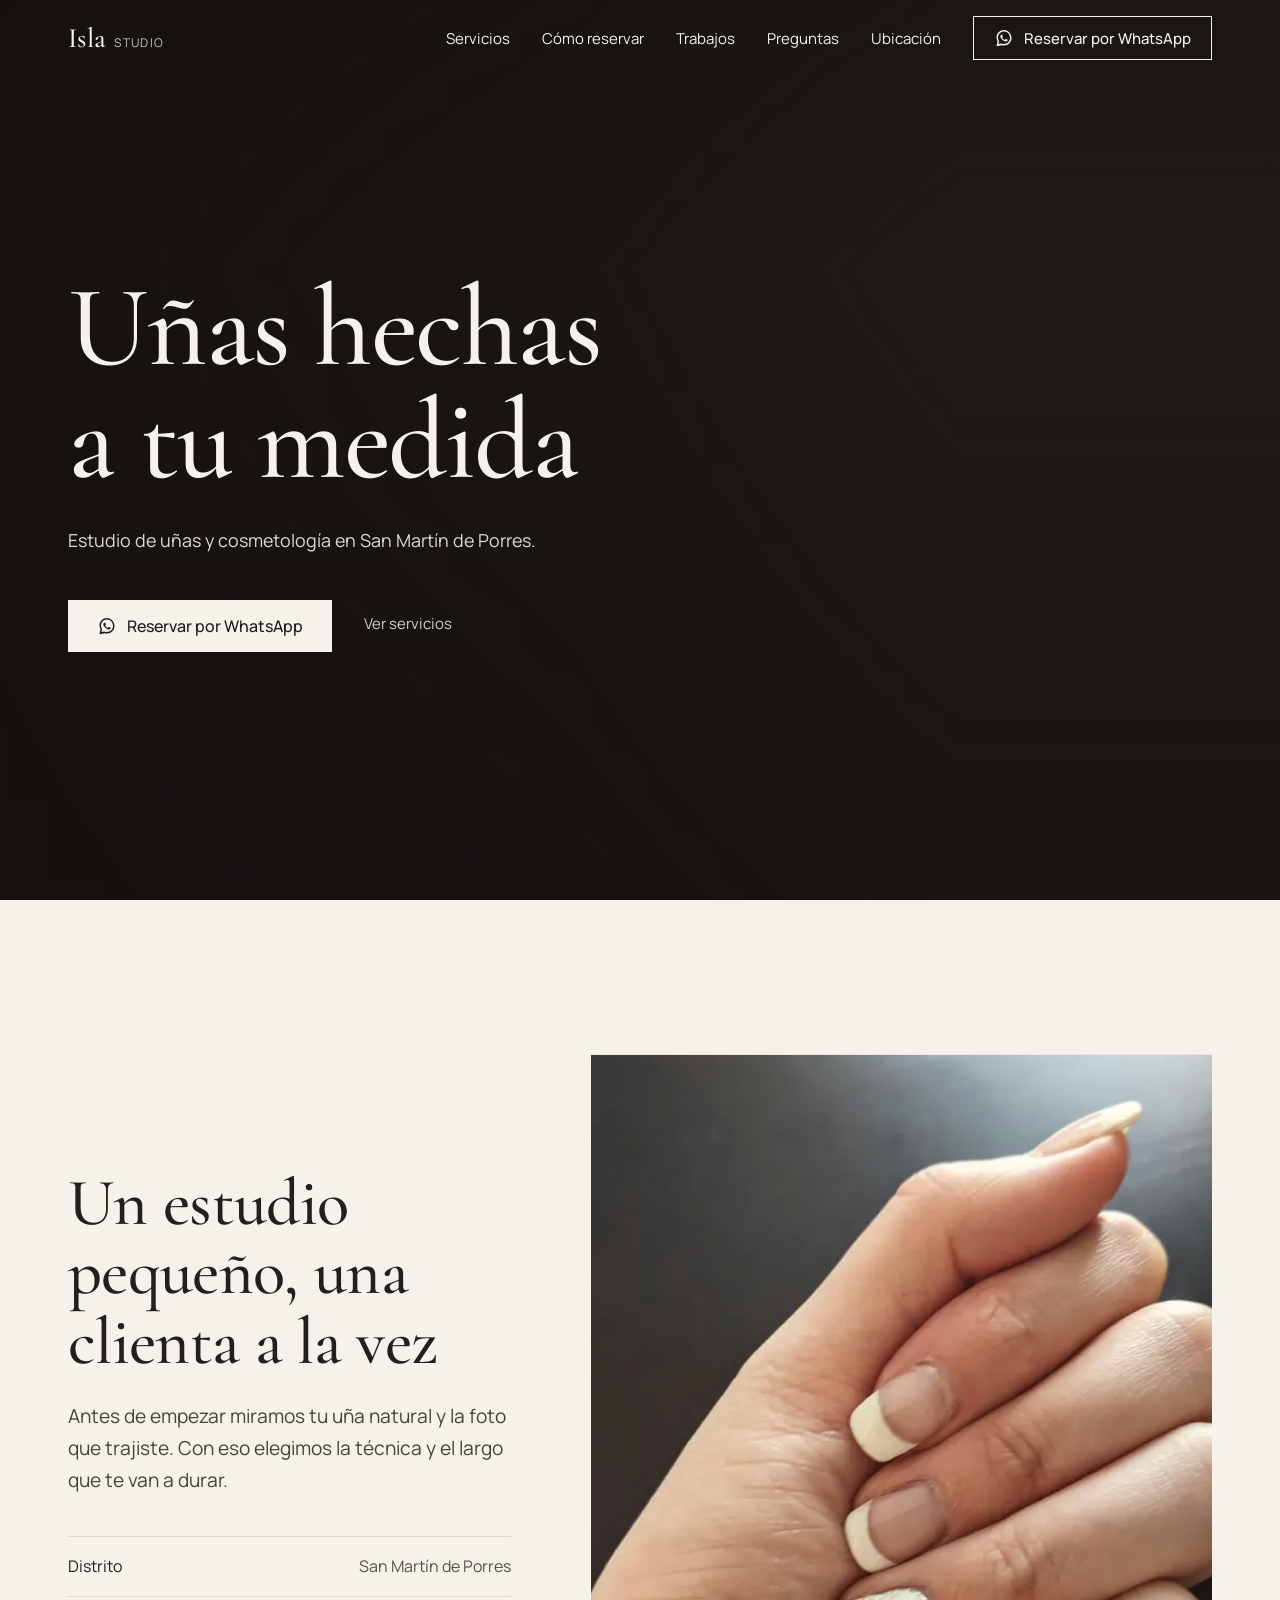
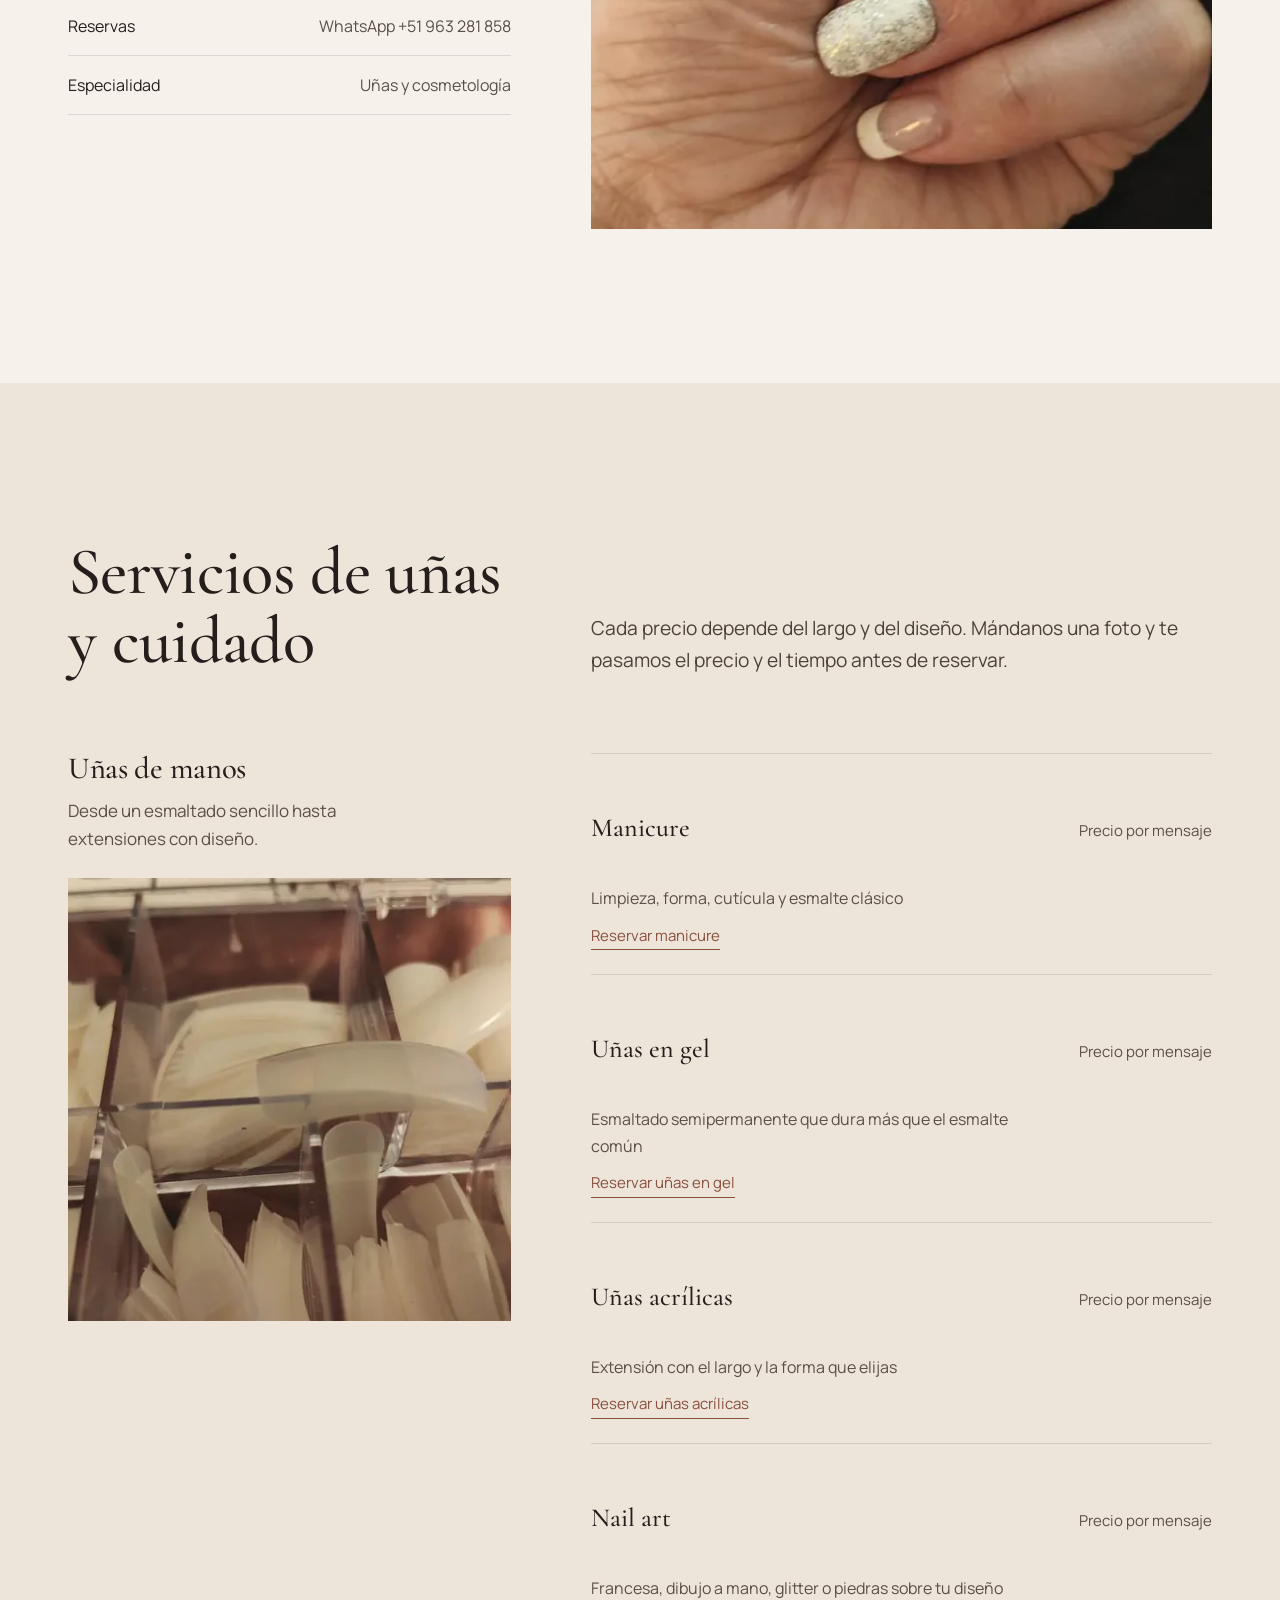
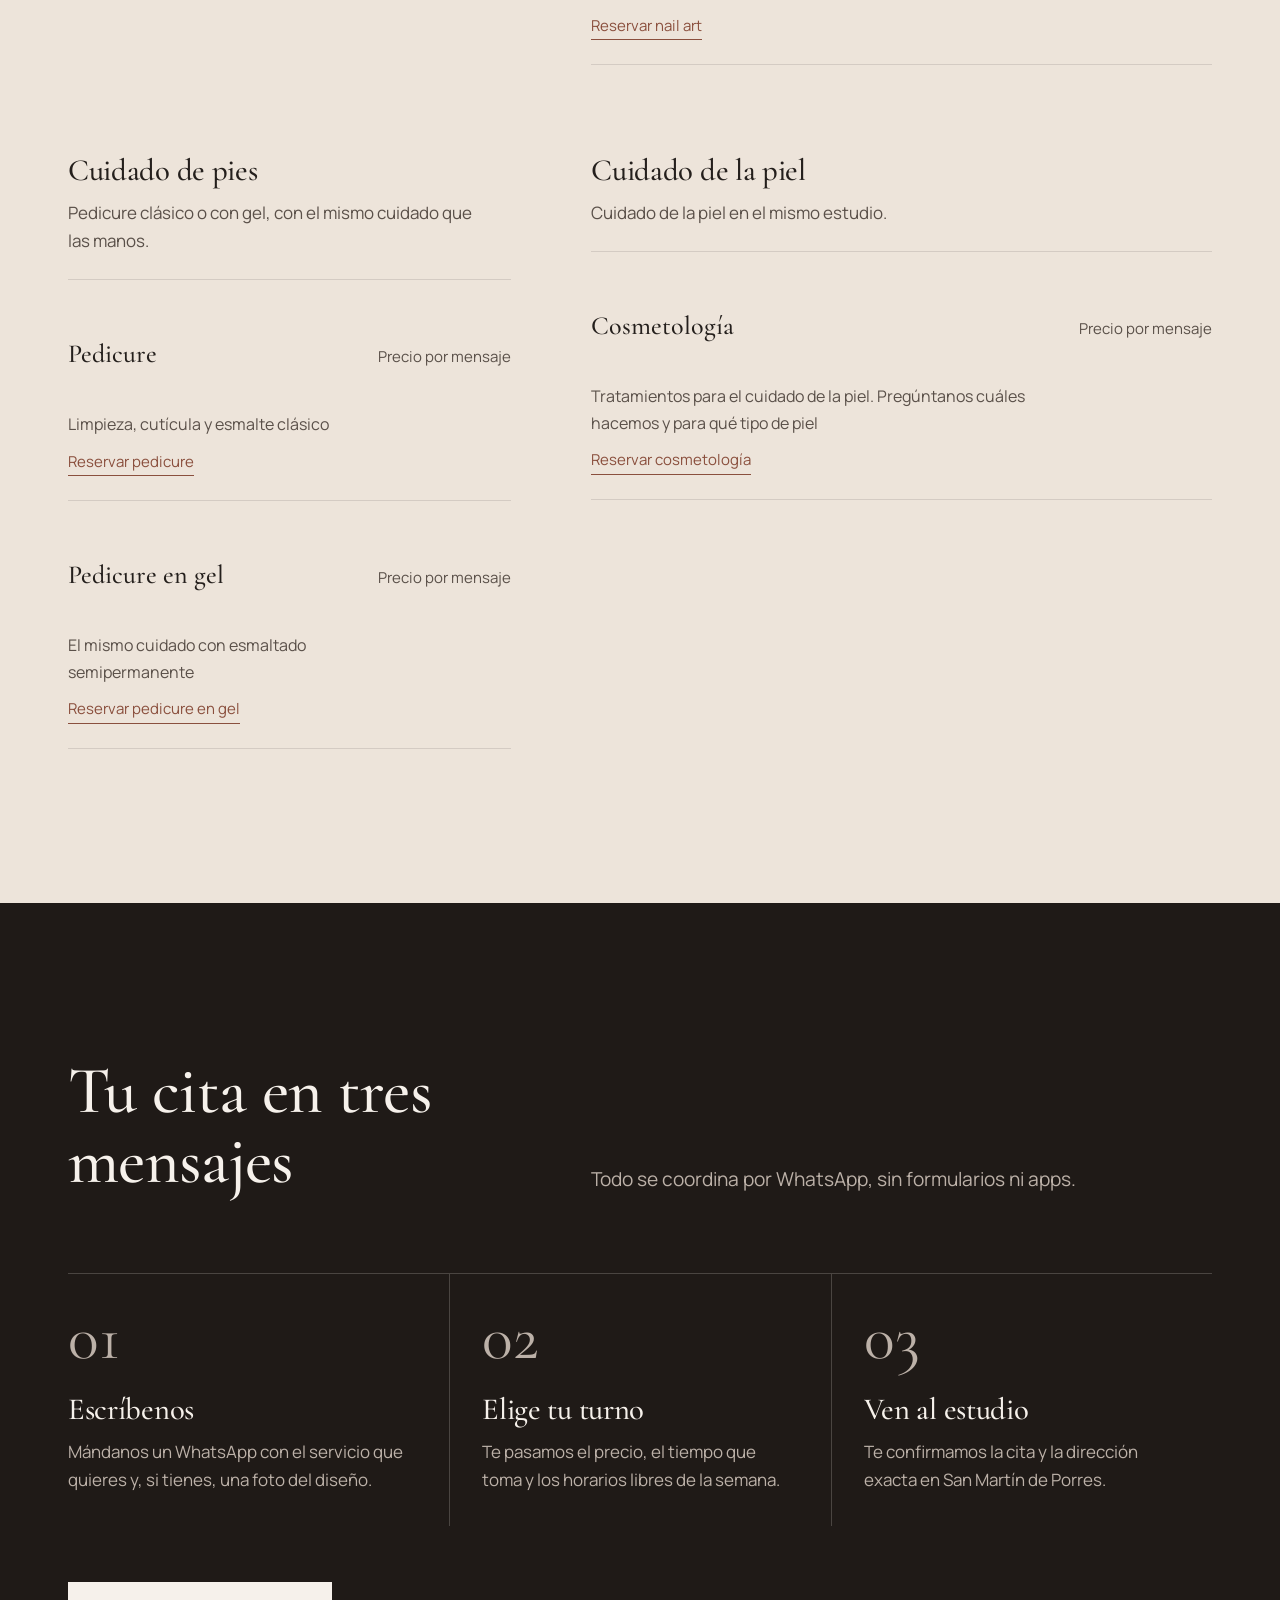
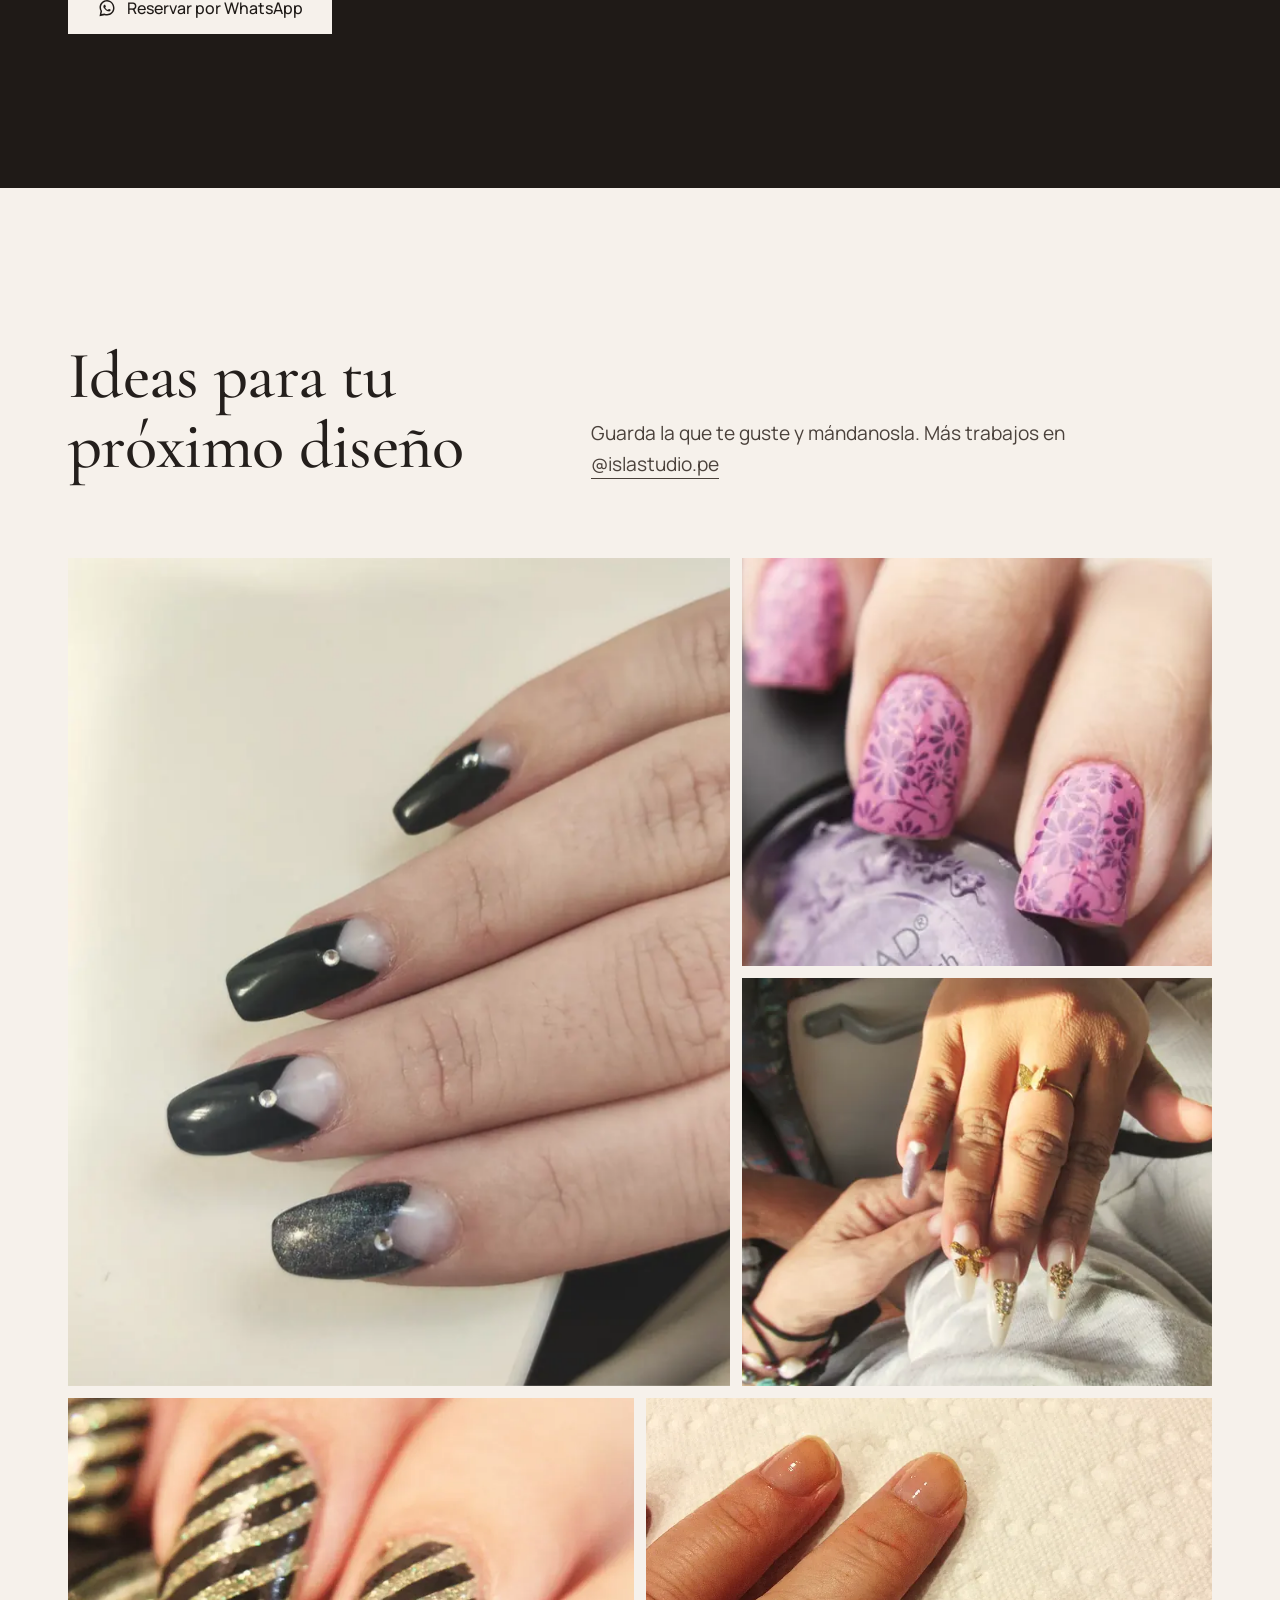
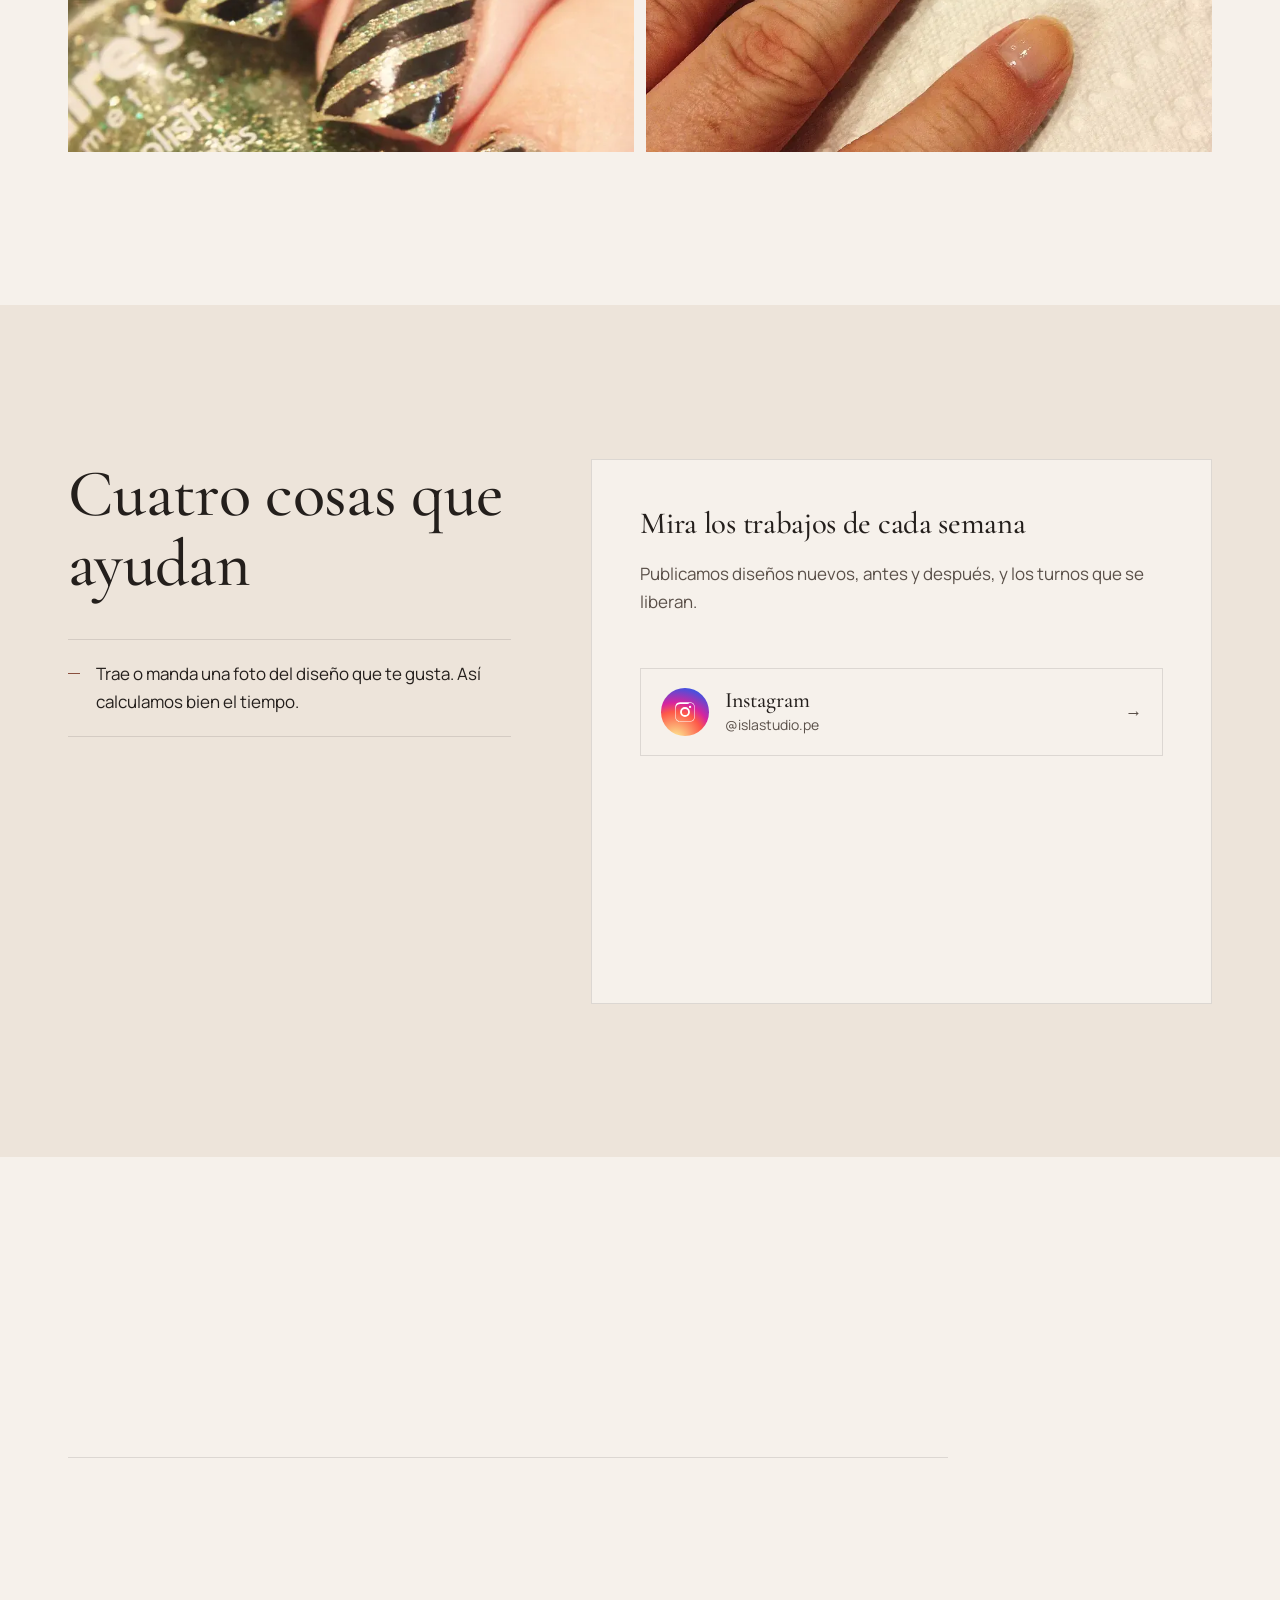
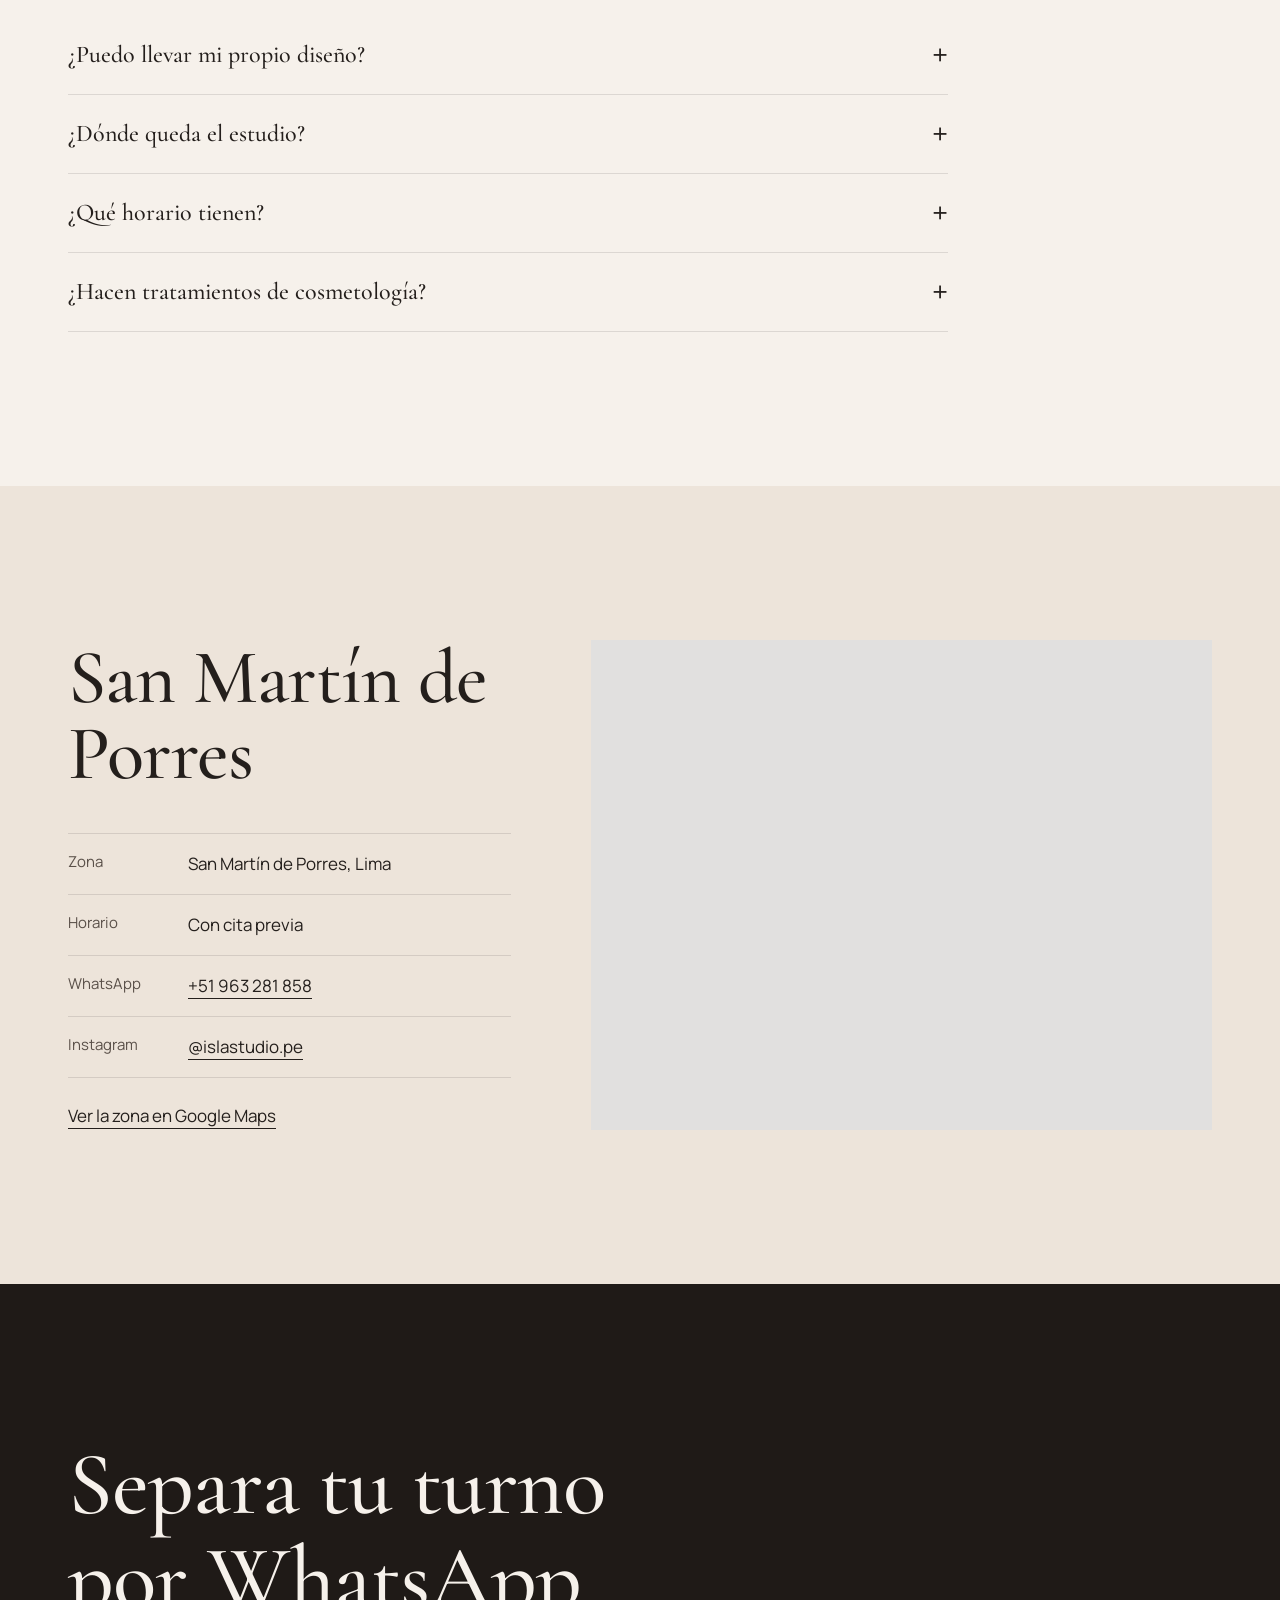
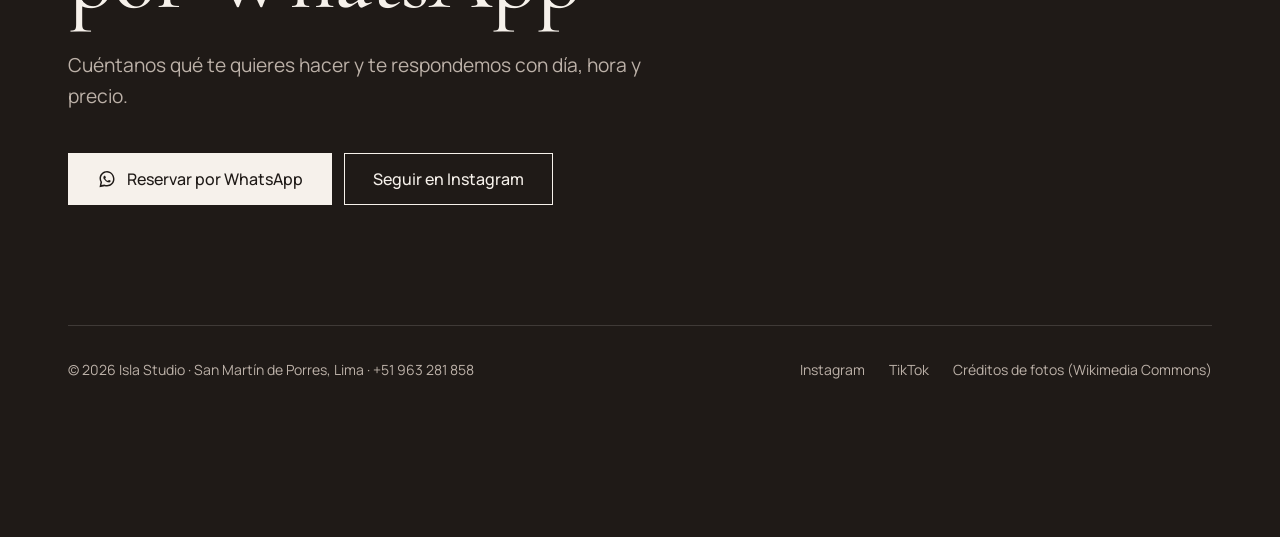
<file: index.html>
<!DOCTYPE html>
<html lang="es-PE">
<head>
<meta charset="utf-8">
<meta name="viewport" content="width=device-width, initial-scale=1, viewport-fit=cover">
<title>Isla Studio | Uñas y cosmetología en San Martín de Porres, Lima</title>
<meta name="description" content="Estudio de uñas y cosmetología en San Martín de Porres, Lima Norte: manicure, gel, acrílicas, nail art, pedicure y cuidado de la piel. Reserva tu cita por WhatsApp.">
<link rel="canonical" href="https://islaestudioperu.com/">
<meta property="og:type" content="website">
<meta property="og:url" content="https://islaestudioperu.com/">
<meta property="og:locale" content="es_PE">
<meta property="og:site_name" content="Isla Studio">
<meta property="og:title" content="Isla Studio | Uñas y cosmetología en San Martín de Porres">
<meta property="og:description" content="Manicure, gel, acrílicas, nail art, pedicure y cosmetología en Lima Norte. Reserva por WhatsApp.">
<meta property="og:image" content="https://islaestudioperu.com/img/manicure-gel-1200x630.jpg">
<meta name="twitter:card" content="summary_large_image">
<link rel="icon" href="favicon.svg" type="image/svg+xml">
<meta name="theme-color" content="#1f1a17">
<script>document.documentElement.classList.add('js');setTimeout(function(){if(!window.__rv)document.documentElement.classList.add('rv-done')},2500)</script>
<link rel="preload" href="fonts/cormorant.woff2" as="font" type="font/woff2" crossorigin>
<link rel="preload" href="fonts/manrope.woff2" as="font" type="font/woff2" crossorigin>
<link rel="preload" as="image" href="img/v3/hero-m-800.webp" media="(max-width: 700px)">
<link rel="preload" as="image" href="img/v3/hero-1920.webp" imagesrcset="img/v3/hero-1280.webp 1280w, img/v3/hero-1920.webp 1920w" imagesizes="100vw" media="(min-width: 701px)">
<style>/* Isla Studio — hoja de estilos propia (sin framework) */
/* Fuentes propias (sin bloquear la carga) */
@font-face{font-family:'Manrope Fallback';src:local('Arial'),local('Liberation Sans'),local('Helvetica');size-adjust:97.4%}
@font-face{font-family:'Cormorant Fallback';src:local('Times New Roman'),local('Liberation Serif'),local('Times');size-adjust:96.7%}
@font-face{font-family:'Cormorant Garamond';font-style:normal;font-weight:400 600;font-display:swap;src:url(fonts/cormorant.woff2) format('woff2');unicode-range:U+0000-00FF,U+0131,U+0152-0153,U+02BB-02BC,U+02C6,U+02DA,U+02DC,U+2000-206F,U+20AC,U+2122,U+2191,U+2193,U+2212,U+2215,U+FEFF,U+FFFD}
@font-face{font-family:'Manrope';font-style:normal;font-weight:400 600;font-display:swap;src:url(fonts/manrope.woff2) format('woff2');unicode-range:U+0000-00FF,U+0131,U+0152-0153,U+02BB-02BC,U+02C6,U+02DA,U+02DC,U+2000-206F,U+20AC,U+2122,U+2191,U+2193,U+2212,U+2215,U+FEFF,U+FFFD}

:root{
  /* ===== PALETA DE MARCA ISLA STUDIO =====
     Cambia solo estas variables para aplicar los colores oficiales de la marca.
     Ahora: marfil cálido, cacao y un terracota rosado (no se pudo leer el perfil de Instagram sin sesión). */
  --brand-bg:#f6f1eb;        /* fondo principal */
  --brand-surface:#ede4da;   /* fondo alterno */
  --brand-ink:#241f1c;       /* texto */
  --brand-muted:#5a5049;     /* texto secundario */
  --brand-accent:#8a4f3d;    /* acento (enlaces, detalles) */
  --brand-dark:#1f1a17;      /* secciones oscuras */
  --brand-dark-ink:#f6f1eb;  /* texto sobre oscuro */
  --brand-dark-muted:#bcb1a8;
  /* ======================================= */
  --bg:var(--brand-bg); --surface:var(--brand-surface); --ink:var(--brand-ink); --muted:var(--brand-muted); --line:rgba(36,31,28,.12);
  --accent:var(--brand-accent); --accent-ink:#fff; --dark:var(--brand-dark); --dark-ink:var(--brand-dark-ink); --dark-muted:var(--brand-dark-muted);
  --serif:"Cormorant Garamond","Cormorant Fallback",serif; --sans:"Manrope","Manrope Fallback",sans-serif;
  --wrap:1240px; --pad:clamp(20px,4vw,48px); --ease:cubic-bezier(.22,1,.36,1);
}
*,*::before,*::after{box-sizing:border-box}
html{scroll-behavior:smooth;-webkit-text-size-adjust:100%}
@media (prefers-reduced-motion:reduce){html{scroll-behavior:auto}*{animation:none!important;transition:none!important}}
body{margin:0;background:var(--bg);color:var(--ink);font:400 17px/1.65 var(--sans);-webkit-font-smoothing:antialiased}
img{display:block;max-width:100%;height:auto}
a{color:inherit}
h1,h2,h3{font-family:var(--serif);font-weight:500;line-height:1.05;letter-spacing:-.01em;margin:0}
h2{font-size:clamp(40px,5.2vw,72px)}
h3{font-size:clamp(26px,2.4vw,32px)}
p{margin:0}
.wrap{max-width:var(--wrap);margin-inline:auto;padding-inline:var(--pad)}
.eyebrow{font-size:14px;letter-spacing:.02em;color:var(--muted);margin-bottom:20px;display:flex;gap:12px;align-items:center}
.eyebrow::before{content:"";width:28px;height:1px;background:currentColor}
.lead{font-size:clamp(18px,1.5vw,20px);color:var(--muted);max-width:31em}
.skip{position:absolute;left:12px;top:-60px;background:var(--ink);color:var(--bg);padding:12px 16px;z-index:100}
.skip:focus{top:12px}
:focus-visible{outline:2px solid currentColor;outline-offset:3px;box-shadow:0 0 0 5px rgba(138,79,61,.35)}

/* Botones: un solo estilo, cuadrado */
.btn{display:inline-flex;align-items:center;justify-content:center;gap:10px;min-height:52px;padding:0 28px;border:1px solid var(--ink);background:var(--ink);color:var(--bg);text-decoration:none;font:500 16px/1 var(--sans);transition:background-color .2s var(--ease),color .2s var(--ease),transform .15s var(--ease)}
.btn:hover{background:var(--accent);border-color:var(--accent)}
.btn:active{transform:scale(.98)}
.btn--ghost{background:transparent;color:inherit;border-color:currentColor}
.btn--ghost:hover{background:currentColor;color:var(--bg)}
.btn--light{background:var(--dark-ink);color:var(--dark);border-color:var(--dark-ink)}
.btn--light:hover{background:transparent;color:var(--dark-ink)}
.btn .arr{transition:transform .2s var(--ease)}
.btn:hover .arr{transform:translateX(3px)}
.link{text-decoration:none;background:linear-gradient(currentColor,currentColor) 0 100%/0 1px no-repeat;padding-bottom:2px;transition:background-size .3s var(--ease)}
.link:hover{background-size:100% 1px}
.link--u{background-size:100% 1px}

/* Cabecera */
.nav{position:fixed;inset:0 0 auto;z-index:50;transition:background-color .3s var(--ease),color .3s var(--ease),border-color .3s;color:var(--dark-ink);border-bottom:1px solid transparent}
.nav.is-solid{background:var(--bg);color:var(--ink);border-color:var(--line)}
.nav__bar{display:flex;align-items:center;justify-content:space-between;height:76px;gap:24px}
.logo{font:500 28px/1 var(--serif);text-decoration:none;letter-spacing:.01em}
.logo span{font:400 12px/1 var(--sans);letter-spacing:.12em;margin-left:8px;opacity:.8}
.nav__links{display:flex;gap:32px;align-items:center;list-style:none;margin:0;padding:0}
.nav__links a{text-decoration:none;font-size:15px}
.nav .btn{min-height:44px;padding:0 20px;background:transparent;color:inherit;border-color:currentColor}
.nav .btn:hover{background:var(--accent);border-color:var(--accent);color:#fff}
.menu-btn{display:none;background:none;border:0;color:inherit;font:500 15px var(--sans);min-height:44px;padding:0 4px;cursor:pointer}
@media (max-width:900px){
  .nav__links{display:none}
  .menu-btn{display:inline-flex;align-items:center}
  .nav.is-open{background:var(--bg);color:var(--ink);height:100dvh}
  .nav.is-open .nav__links{display:flex;flex-direction:column;align-items:flex-start;gap:8px;position:absolute;top:76px;left:0;right:0;padding:24px var(--pad)}
  .nav.is-open .nav__links a{font:500 34px/1.3 var(--serif)}
  .nav.is-open .nav__links .btn{font:500 16px var(--sans);margin-top:16px}
}

/* Hero */
.hero{position:relative;min-height:100svh;display:flex;align-items:flex-end;color:var(--dark-ink);background:var(--dark);overflow:hidden}
.hero picture,.hero__img{position:absolute;inset:0;width:100%;height:100%}
.hero__img{object-fit:cover;object-position:85% 50%}
.hero::after{content:"";position:absolute;inset:0;background:linear-gradient(90deg,rgba(20,16,14,.78) 0%,rgba(20,16,14,.45) 45%,rgba(20,16,14,.05) 75%),linear-gradient(180deg,rgba(20,16,14,.35) 0%,rgba(20,16,14,0) 30%,rgba(20,16,14,.5) 100%)}
@media (max-width:700px){.hero::after{background:linear-gradient(180deg,rgba(20,16,14,.35) 0%,rgba(20,16,14,.55) 45%,rgba(20,16,14,.85) 100%)}}
.hero__in{position:relative;z-index:1;width:100%;padding-block:0 clamp(48px,8vh,96px)}
.hero h1{font-size:clamp(52px,8.4vw,128px);max-width:none;line-height:.95}
.hero .lead{color:rgba(245,240,234,.85);margin-top:24px}
.hero__cta{display:flex;flex-wrap:wrap;gap:12px;margin-top:36px}
.hero .btn--ghost:hover{color:var(--dark)}
.hero__meta{display:flex;flex-wrap:wrap;gap:8px 32px;margin-top:48px;padding-top:20px;border-top:1px solid rgba(245,240,234,.25);font-size:14px;color:rgba(245,240,234,.8)}
/* Entrada única al cargar; si no hay animaciones, todo queda visible */
@keyframes rise{from{transform:translateY(22px)}to{transform:none}}
@keyframes fade{from{opacity:0}to{opacity:1}}
@keyframes settle{from{transform:scale(1.06)}to{transform:scale(1)}}
.hero__img{animation:settle 1.8s var(--ease) both,kenburns 24s ease-in-out 1.8s infinite alternate}
@keyframes kenburns{from{transform:scale(1)}to{transform:scale(1.07) translate(-1%,-1%)}}
.hero__in>*{animation:rise .9s var(--ease) both}
.hero__in>:not(h1){animation:rise .9s var(--ease) both,fade .9s var(--ease) both}
.hero__in>*:nth-child(2){animation-delay:.08s}.hero__in>*:nth-child(3){animation-delay:.16s}.hero__in>*:nth-child(4){animation-delay:.24s}.hero__in>*:nth-child(5){animation-delay:.32s}

/* Secciones */
.sec{padding-block:clamp(88px,12vw,160px)}
.sec--surface{background:var(--surface)}
.sec--dark{background:var(--dark);color:var(--dark-ink)}
.sec--dark .lead,.sec--dark .eyebrow{color:var(--dark-muted)}
.head{display:grid;grid-template-columns:1fr;gap:20px;margin-bottom:clamp(48px,6vw,80px)}


/* Intro / estudio */
.intro{display:grid;gap:48px;align-items:center}

.intro__txt p+p{margin-top:16px}
.facts{list-style:none;padding:0;margin:40px 0 0;border-top:1px solid var(--line)}
.facts li{display:flex;justify-content:space-between;gap:16px;padding:16px 0;border-bottom:1px solid var(--line);font-size:16px}
.facts span:last-child{color:var(--muted);text-align:right}
.frame{overflow:hidden;background:var(--surface)}
.frame img{width:100%;height:100%;object-fit:cover;transition:transform .7s var(--ease)}
a.frame:hover img,.frame:hover img{transform:scale(1.03)}
.intro .frame{aspect-ratio:4/5}

/* Carta de servicios */
.menu{display:grid;gap:clamp(56px,7vw,96px)}
.cat{display:grid;gap:32px}

.cat__side .frame{aspect-ratio:1/1;margin-top:24px}
.cat__side p{color:var(--muted);margin-top:12px;max-width:21em}
.rows{list-style:none;margin:0;padding:0;border-top:1px solid var(--line)}
.row{display:grid;grid-template-columns:1fr auto;gap:8px 16px;padding:24px 0;border-bottom:1px solid var(--line);align-items:baseline}
.row__n{font-size:13px;color:var(--muted);font-variant-numeric:tabular-nums}
.row__name{font:500 26px/1.15 var(--serif)}
.row__desc{grid-column:1/2;color:var(--muted);font-size:16px;max-width:31em}
.row__price{font-size:15px;color:var(--muted);white-space:nowrap}
.row__book{grid-column:1/3;font-size:15px;justify-self:start;margin-top:4px;color:var(--accent);min-height:24px}
@media (max-width:560px){.row{grid-template-columns:1fr}.row__price{grid-column:1/2;grid-row:2}.row__desc,.row__book{grid-column:1/2}}
.note{margin-top:32px;font-size:15px;color:var(--muted)}

/* Pasos para reservar */
.steps{list-style:none;margin:0;padding:0;display:grid;gap:0;counter-reset:s}
@media (min-width:900px){.steps{grid-template-columns:repeat(3,1fr)}}
.steps li{padding:32px 32px 32px 0;border-top:1px solid rgba(245,240,234,.2)}
@media (min-width:900px){.steps li+li{padding-left:32px;border-left:1px solid rgba(245,240,234,.2)}}
.steps li::before{counter-increment:s;content:"0" counter(s);display:block;font:400 64px/1 var(--serif);color:var(--dark-muted);margin-bottom:24px}
.steps h3{margin-bottom:12px}
.steps p{color:var(--dark-muted)}
.steps__cta{margin-top:56px;display:flex;flex-wrap:wrap;gap:12px}

/* Galería tipo lookbook */
.look{display:grid;grid-template-columns:repeat(12,1fr);gap:12px}
.look a{grid-column:span 6}
.look a:nth-child(1){grid-column:span 7;grid-row:span 2}
.look a:nth-child(2),.look a:nth-child(3){grid-column:span 5}
.look a:nth-child(4),.look a:nth-child(5){grid-column:span 6}
.look .frame{display:block;height:100%}
.look a:nth-child(1) img{aspect-ratio:4/5}
.look a:nth-child(2) img,.look a:nth-child(3) img{aspect-ratio:16/10}
.look a:nth-child(n+4) img{aspect-ratio:16/10}
@media (max-width:700px){.look a,.look a:nth-child(n){grid-column:span 6;grid-row:auto}.look a:nth-child(1){grid-column:span 12}}

/* Antes de tu cita + opiniones */
.two{display:grid;gap:56px}

.tips{list-style:none;margin:0;padding:0;border-top:1px solid var(--line)}
.tips li{padding:20px 0 20px 28px;border-bottom:1px solid var(--line);position:relative}
.tips li::before{content:"";position:absolute;left:0;top:33px;width:12px;height:1px;background:var(--accent)}
.tips li span{color:var(--accent);font-variant-numeric:tabular-nums;font-size:14px;padding-top:3px}
.quote{border:1px solid var(--line);padding:clamp(28px,4vw,48px);display:grid;gap:20px;align-content:start;background:var(--bg)}
.quote p{color:var(--muted)}

/* FAQ */
.faq{border-top:1px solid var(--line);max-width:880px}
.faq details{border-bottom:1px solid var(--line)}
.faq summary{list-style:none;cursor:pointer;display:flex;justify-content:space-between;gap:24px;padding:24px 0;font:500 24px/1.25 var(--serif);min-height:44px}
.faq summary::-webkit-details-marker{display:none}
.faq summary::after{content:"+";font:300 28px/1 var(--sans);transition:transform .25s var(--ease)}
.faq details[open] summary::after{transform:rotate(45deg)}
.faq details p{padding:0 0 24px;color:var(--muted);max-width:38em}

/* Ubicación */
.visit{display:grid;gap:48px}

.visit__big{font:500 clamp(44px,6vw,88px)/1 var(--serif)}
.visit dl{margin:40px 0 0;display:grid;gap:0;border-top:1px solid var(--line)}
.visit dl div{display:grid;grid-template-columns:120px 1fr;padding:16px 0;border-bottom:1px solid var(--line)}
.visit dt{color:var(--muted);font-size:15px}
.visit dd{margin:0}
.map{min-height:420px;background:var(--surface);border:0;width:100%;height:100%;filter:grayscale(.85) contrast(.95)}

/* Cierre y pie */
.close{text-align:left}
.close h2{font-size:clamp(48px,7vw,104px);max-width:6em}
.close .lead{margin-top:24px}
.close__cta{margin-top:40px;display:flex;gap:12px;flex-wrap:wrap}
.foot{border-top:1px solid rgba(245,240,234,.15);margin-top:clamp(80px,10vw,120px);padding-top:32px;display:flex;flex-wrap:wrap;justify-content:space-between;gap:16px;font-size:14px;color:var(--dark-muted)}
.foot nav{display:flex;gap:24px;flex-wrap:wrap}
.foot a{text-decoration:none;min-height:24px;display:inline-block}

/* Barra fija en el celular */
.bar{display:none}
@media (max-width:700px){
  .bar{display:grid;grid-template-columns:1fr 48px 48px;gap:8px;position:fixed;inset:auto 0 0;z-index:40;padding:10px 12px calc(10px + env(safe-area-inset-bottom));background:var(--bg);border-top:1px solid var(--line)}
  .bar .btn{min-height:48px;padding:0 12px}
  body{padding-bottom:72px}
  .hero__cta .btn{flex:1 1 100%}
}


/* Clases que reemplazan estilos en línea */
.eyebrow--light{color:rgba(246,241,235,.82)}
.intro .lead{margin-top:24px}
.tips{margin-top:40px}
.visit__more{margin-top:24px}
.row__price{font-variant-numeric:tabular-nums}

/* Redes: tarjetas */
.social{display:grid;gap:12px;margin-top:32px}
.social a{display:grid;grid-template-columns:48px 1fr auto;align-items:center;gap:16px;padding:18px 20px;border:1px solid var(--line);background:var(--bg);text-decoration:none;transition:transform .2s var(--ease),border-color .2s var(--ease)}
.social a:hover{transform:translateY(-2px);border-color:var(--ink)}
.social b{display:block;font:500 22px/1.2 var(--serif)}
.social small{display:block;color:var(--muted);font-size:14px}
.social .go{color:var(--muted);transition:transform .2s var(--ease)}
.social a:hover .go{transform:translateX(3px);color:var(--ink)}
.ico{width:48px;height:48px;display:grid;place-items:center;border-radius:50%;color:#fff}
.ico svg{width:24px;height:24px}
.ico--wa{background:#25D366}.ico--ig{background:radial-gradient(circle at 30% 107%,#fdf497 0%,#fd5949 45%,#d6249f 60%,#285AEB 90%)}.ico--tt{background:#000}

/* Botones flotantes (WhatsApp, Instagram, TikTok) */
.float{position:fixed;right:24px;bottom:24px;z-index:45;display:grid;gap:10px;justify-items:center}
.float a{display:grid;place-items:center;border-radius:50%;color:#fff;box-shadow:0 6px 18px rgba(0,0,0,.16);transition:transform .2s var(--ease)}
.float a:hover{transform:translateY(-2px)}.float a:active{transform:scale(.95)}
.float .f-sm{width:44px;height:44px}.float .f-sm svg{width:20px;height:20px}
.float .f-wa{width:60px;height:60px;background:#25D366}.float .f-wa svg{width:30px;height:30px}
.float .f-ig{background:radial-gradient(circle at 30% 107%,#fdf497 0%,#fd5949 45%,#d6249f 60%,#285AEB 90%)}.float .f-tt{background:#000}
@media (max-width:700px){.float{display:none}}

/* Barra móvil */

.bar .btn:first-child{background:#146234;border-color:#146234;color:#fff}
.bar .b-ico{padding:0;min-height:48px;width:48px;background:transparent;color:var(--ink);border-color:var(--line)}
.bar .b-ico svg{width:22px;height:22px}

.cat--pair{grid-template-columns:1fr}

.cat__sub{color:var(--muted);margin:12px 0 24px;max-width:24em}
/* Áreas táctiles de 44px en el celular */
@media (max-width:900px){
  .row__book,.visit dd a,.visit__more a,.foot a,.logo,.lead .link{display:inline-flex;align-items:center;min-height:44px}
  .foot nav{gap:8px 24px}
}

/* Una sola retícula: todas las divisiones caen en la misma línea (5/7) */
@media (min-width:900px){
  .head--split,.intro,.cat,.two,.visit,.cat--pair{grid-template-columns:minmax(0,5fr) minmax(0,7fr);column-gap:80px}
  .head--split{align-items:end}.cat{align-items:start}.visit{align-items:stretch}
}
.lead{color:#4a413b}.sec--dark .lead{color:var(--dark-muted)}.hero .lead{color:rgba(246,241,235,.9)}
.visit__more a{color:var(--ink)}

/* ===== Capa de movimiento (mejora progresiva) =====
   Sin JS no se oculta nada: solo html.js activa los estados iniciales. */
/* Titular del hero: palabras que suben dentro de su línea */
.hero h1 .w{display:inline-block;overflow:hidden;vertical-align:top;padding-bottom:.08em;margin-bottom:-.08em}
.hero h1 .w>span{display:inline-block;animation:wordup 1s var(--ease) both;animation-delay:calc(.12s + var(--i,0)*.07s)}
@keyframes wordup{from{transform:translateY(105%)}to{transform:none}}
.hero__in>h1{animation:none}
.hero__in>.lead{animation-delay:.55s}.hero__in>.hero__cta{animation-delay:.7s}.hero__in>.hero__meta{animation-delay:.85s}
.nav{animation:fade .8s var(--ease) .2s both}
/* Aparición al hacer scroll */
html.js .rv{opacity:0;transform:translateY(28px);transition:opacity .9s var(--ease),transform .9s var(--ease);transition-delay:calc(var(--d,0) * 90ms)}
html.js .rv.in,html.rv-done .rv{opacity:1;transform:none}
html.js .rv-img{overflow:hidden}
html.js .rv-img img{transform:scale(1.12);transition:transform 1.4s var(--ease)}
html.js .rv-img.in img,html.rv-done .rv-img img{transform:scale(1)}
html.js .rv-img.in:hover img{transform:scale(1.04)}
/* Paralaje suave dentro del marco (solo escritorio) */
.px img{will-change:transform}
/* Botones y enlaces */
.btn{position:relative;overflow:hidden;isolation:isolate}
.btn::after{content:"";position:absolute;inset:0;z-index:-1;background:linear-gradient(100deg,transparent 30%,rgba(255,255,255,.22) 50%,transparent 70%);transform:translateX(-120%);transition:transform .7s var(--ease)}
.btn:hover::after{transform:translateX(120%)}
.btn:hover{transform:translateY(-1px)}
.btn .wa-ic{transition:transform .3s var(--ease)}
.btn:hover .wa-ic{transform:rotate(-12deg) scale(1.1)}
.row{transition:background-color .3s var(--ease)}
.row__name{transition:transform .35s var(--ease)}
.row:hover .row__name{transform:translateX(6px)}
.steps li::before{transition:color .4s var(--ease),transform .4s var(--ease)}
.steps li:hover::before{color:var(--dark-ink);transform:translateY(-4px)}
/* WhatsApp flotante: aviso suave */
.float .f-wa{position:relative}
.float .f-wa::before,.float .f-wa::after{content:"";position:absolute;inset:0;border-radius:50%;border:2px solid #25D366;opacity:0;animation:ring 3.2s ease-out 2s infinite}
.float .f-wa::after{animation-delay:3.1s}
@keyframes ring{0%{transform:scale(1);opacity:.6}70%,100%{transform:scale(1.7);opacity:0}}
.float a{animation:popin .6s var(--ease) both}.float a:nth-child(1){animation-delay:1.1s}.float a:nth-child(2){animation-delay:1.2s}.float a:nth-child(3){animation-delay:1s}
@keyframes popin{from{opacity:0;transform:translateY(12px) scale(.9)}to{opacity:1;transform:none}}
/* FAQ: apertura y cierre suaves */
.faq details>p{transform-origin:top}
.faq details[open]>p{animation:faqin .4s var(--ease)}
.faq details.closing>p{animation:faqout .25s var(--ease) forwards}
@keyframes faqin{from{opacity:0;transform:translateY(-8px)}to{opacity:1;transform:none}}
@keyframes faqout{to{opacity:0;transform:translateY(-8px)}}
.faq summary{transition:color .25s var(--ease)}.faq summary:hover{color:var(--accent)}
@media (prefers-reduced-motion:reduce){
  html.js .rv,html.js .rv-img img{opacity:1!important;transform:none!important}
  .hero h1 .w>span{transform:none}
  .float .f-wa::before,.float .f-wa::after{display:none}
}

/* Hero simple y calmado */
.hero{align-items:center}
.hero__in{padding-block:120px 96px}
.hero h1{font-size:clamp(56px,9vw,136px);line-height:.98;letter-spacing:-.015em}
.hero .lead{margin-top:28px;font-size:clamp(17px,1.4vw,20px);max-width:28em}
.hero__cta{margin-top:44px;align-items:center;gap:32px}
.hero__link{color:var(--dark-ink);font-size:15px;min-height:44px;display:inline-flex;align-items:center;opacity:.85}
.hero__link:hover{opacity:1}
@media (max-width:700px){
  .hero{align-items:flex-end}
  .hero__in{padding-block:120px 56px}
  .hero__cta{flex-direction:column;align-items:stretch;gap:12px}
  .hero__link{justify-content:center}
}
/* Los botones flotantes y la barra móvil aparecen al salir del hero */
html.js .float,html.js .bar{opacity:0;pointer-events:none;transition:opacity .5s var(--ease),transform .5s var(--ease)}
html.js .float{transform:translateY(16px)}
html.js .bar{transform:translateY(100%)}
html.js.past-hero .float,html.js.past-hero .bar{opacity:1;pointer-events:auto;transform:none}
html.js .float a{animation:none}
</style>
<script type="application/ld+json">
{
  "@context": "https://schema.org",
  "@type": "NailSalon",
  "name": "Isla Studio",
  "url": "https://islaestudioperu.com/",
  "description": "Estudio de uñas y cosmetología en San Martín de Porres, Lima.",
  "image": "https://islaestudioperu.com/img/manicure-gel-1200x630.jpg",
  "logo": "https://islaestudioperu.com/favicon.svg",
  "telephone": "+51963281858",
  "address": { "@type": "PostalAddress", "addressLocality": "San Martín de Porres", "addressRegion": "Lima", "addressCountry": "PE" },
  "areaServed": ["San Martín de Porres", "Los Olivos", "Lima Norte"],
  "sameAs": ["https://www.instagram.com/islastudio.pe/", "https://www.tiktok.com/@islastudio.pe"],
  "potentialAction": { "@type": "ReserveAction", "target": "https://wa.me/51963281858" }
}
</script>
</head>
<body>
<a class="skip" href="#main">Saltar al contenido</a>
<!-- Estructura tomada de los estudios líderes de Lima (Bloom Nails Spa, MORANIA, Oh Nails, Spabar) y de Lima Norte (Studio G, Zaira Studio):
     hero con foto + reserva, carta de servicios numerada con "Reservar" por servicio, cómo reservar en pasos, lookbook, preparación de la cita,
     opiniones, preguntas frecuentes, ubicación con horario y mapa, cierre con WhatsApp. Textos, fotos y código propios. -->
<header class="nav" id="nav">
  <div class="wrap nav__bar">
    <a class="logo" href="#top">Isla<span>STUDIO</span></a>
    <button class="menu-btn" type="button" aria-expanded="false" aria-controls="links">Menú</button>
    <ul class="nav__links" id="links">
      <li><a class="link" href="#servicios">Servicios</a></li>
      <li><a class="link" href="#reservar">Cómo reservar</a></li>
      <li><a class="link" href="#trabajos">Trabajos</a></li>
      <li><a class="link" href="#preguntas">Preguntas</a></li>
      <li><a class="link" href="#visitanos">Ubicación</a></li>
      <li><a class="btn" href="https://wa.me/51963281858?text=Hola%20Isla%20Studio%2C%20quiero%20reservar%20una%20cita" target="_blank" rel="noopener"><svg class="wa-ic" viewBox="0 0 32 32" width="20" height="20" aria-hidden="true"><path fill="currentColor" d="M16.04 3C9.4 3 4 8.36 4 14.97c0 2.1.56 4.17 1.62 5.98L4 29l8.27-1.6a12.1 12.1 0 0 0 3.77.6C22.68 28 28 22.63 28 16.02 28 9.4 22.68 3 16.04 3Zm0 22.6c-1.2 0-2.4-.2-3.53-.6l-.5-.17-4.9.95.98-4.75-.2-.5a9.7 9.7 0 0 1-1.48-5.17c0-5.4 4.32-9.79 9.63-9.79 5.3 0 9.62 4.4 9.62 10.45 0 5.4-4.32 9.58-9.62 9.58Zm5.29-7.16c-.29-.15-1.71-.85-1.98-.95-.26-.1-.46-.15-.65.15-.19.29-.75.94-.92 1.13-.17.2-.34.22-.63.07-.29-.14-1.22-.45-2.32-1.43-.86-.77-1.44-1.71-1.6-2-.17-.29-.02-.45.12-.6.13-.13.3-.34.44-.5.15-.18.2-.3.29-.5.1-.19.05-.36-.02-.5-.07-.15-.65-1.57-.9-2.15-.23-.56-.47-.49-.65-.5h-.55c-.2 0-.5.08-.77.37-.26.29-1 .98-1 2.4 0 1.41 1.03 2.78 1.17 2.97.15.2 2.03 3.1 4.92 4.34.69.3 1.22.47 1.64.6.69.22 1.32.19 1.81.12.55-.08 1.71-.7 1.95-1.37.24-.68.24-1.26.17-1.38-.07-.12-.27-.2-.56-.34Z"/></svg>Reservar por WhatsApp</a></li>
    </ul>
  </div>
</header>

<main id="main">
  <section class="hero" id="top" aria-labelledby="hero-h">
    <picture>
      <source media="(max-width: 700px)" srcset="img/v3/hero-m-800.webp" width="800" height="900">
      <img class="hero__img" src="img/v3/hero-1920.webp" srcset="img/v3/hero-1280.webp 1280w, img/v3/hero-1920.webp 1920w" sizes="100vw" width="1920" height="864" alt="Uñas largas en punta con francesa negra y diseño a mano" fetchpriority="high">
    </picture>
    <div class="wrap hero__in">
      <h1 id="hero-h"><span class="w"><span data-i="0">Uñas</span></span> <span class="w"><span data-i="1">hechas</span></span><br><span class="w"><span data-i="2">a</span></span> <span class="w"><span data-i="3">tu</span></span> <span class="w"><span data-i="4">medida</span></span></h1>
      <p class="lead">Estudio de uñas y cosmetología en San Martín de Porres.</p>
      <div class="hero__cta">
        <a class="btn btn--light" href="https://wa.me/51963281858?text=Hola%20Isla%20Studio%2C%20quiero%20reservar%20una%20cita" target="_blank" rel="noopener"><svg class="wa-ic" viewBox="0 0 32 32" width="20" height="20" aria-hidden="true"><path fill="currentColor" d="M16.04 3C9.4 3 4 8.36 4 14.97c0 2.1.56 4.17 1.62 5.98L4 29l8.27-1.6a12.1 12.1 0 0 0 3.77.6C22.68 28 28 22.63 28 16.02 28 9.4 22.68 3 16.04 3Zm0 22.6c-1.2 0-2.4-.2-3.53-.6l-.5-.17-4.9.95.98-4.75-.2-.5a9.7 9.7 0 0 1-1.48-5.17c0-5.4 4.32-9.79 9.63-9.79 5.3 0 9.62 4.4 9.62 10.45 0 5.4-4.32 9.58-9.62 9.58Zm5.29-7.16c-.29-.15-1.71-.85-1.98-.95-.26-.1-.46-.15-.65.15-.19.29-.75.94-.92 1.13-.17.2-.34.22-.63.07-.29-.14-1.22-.45-2.32-1.43-.86-.77-1.44-1.71-1.6-2-.17-.29-.02-.45.12-.6.13-.13.3-.34.44-.5.15-.18.2-.3.29-.5.1-.19.05-.36-.02-.5-.07-.15-.65-1.57-.9-2.15-.23-.56-.47-.49-.65-.5h-.55c-.2 0-.5.08-.77.37-.26.29-1 .98-1 2.4 0 1.41 1.03 2.78 1.17 2.97.15.2 2.03 3.1 4.92 4.34.69.3 1.22.47 1.64.6.69.22 1.32.19 1.81.12.55-.08 1.71-.7 1.95-1.37.24-.68.24-1.26.17-1.38-.07-.12-.27-.2-.56-.34Z"/></svg>Reservar por WhatsApp</a>
        <a class="hero__link link" href="#servicios">Ver servicios</a>
      </div>
    </div>
  </section>

  <section class="sec" id="estudio" aria-labelledby="estudio-h">
    <div class="wrap intro">
      <div class="intro__txt">
        <h2 id="estudio-h">Un estudio pequeño, una clienta a la vez</h2>
        <p class="lead">Antes de empezar miramos tu uña natural y la foto que trajiste. Con eso elegimos la técnica y el largo que te van a durar.</p>
        <!-- TODO: aquí va la historia real de Isla Studio (quién atiende, desde cuándo, qué la hace distinta). -->
        <ul class="facts">
          <li><span>Distrito</span><span>San Martín de Porres</span></li>
          <li><span>Reservas</span><span>WhatsApp +51 963 281 858</span></li>
          <li><span>Especialidad</span><span>Uñas y cosmetología</span></li>
        </ul>
      </div>
      <div class="frame"><img src="img/v3/francesa-900.webp" srcset="img/v3/francesa-600.webp 600w, img/v3/francesa-900.webp 900w" sizes="(max-width: 899px) 92vw, 560px" width="900" height="1125" alt="Manicure francesa con glitter en un dedo" loading="lazy"></div>
    </div>
  </section>

  <section class="sec sec--surface" id="servicios" aria-labelledby="serv-h">
    <div class="wrap">
      <div class="head head--split">
        <div><h2 id="serv-h">Servicios de uñas y cuidado</h2></div>
        <p class="lead">Cada precio depende del largo y del diseño. Mándanos una foto y te pasamos el precio y el tiempo antes de reservar.</p>
      </div>
      <div class="menu">
        <div class="cat">
          <div class="cat__side"><h3>Uñas de manos</h3><p>Desde un esmaltado sencillo hasta extensiones con diseño.</p>
            <div class="frame"><img src="img/v3/tips-760.webp" srcset="img/v3/tips-500.webp 500w, img/v3/tips-760.webp 760w" sizes="(max-width: 899px) 92vw, 380px" width="760" height="950" alt="Tips de uñas listos para extensión" loading="lazy"></div></div>
          <ul class="rows">
        <li class="row">
          <h4 class="row__name">Manicure</h4>
          <span class="row__price"><!-- TODO precio real: "desde S/ __" -->Precio por mensaje</span>
          <p class="row__desc">Limpieza, forma, cutícula y esmalte clásico</p>
          <a class="row__book link link--u" href="https://wa.me/51963281858?text=Hola%20Isla%20Studio%2C%20quiero%20reservar%3A%20Manicure" target="_blank" rel="noopener">Reservar manicure</a>
        </li>
        <li class="row">
          <h4 class="row__name">Uñas en gel</h4>
          <span class="row__price"><!-- TODO precio real: "desde S/ __" -->Precio por mensaje</span>
          <p class="row__desc">Esmaltado semipermanente que dura más que el esmalte común</p>
          <a class="row__book link link--u" href="https://wa.me/51963281858?text=Hola%20Isla%20Studio%2C%20quiero%20reservar%3A%20U%C3%B1as%20en%20gel" target="_blank" rel="noopener">Reservar uñas en gel</a>
        </li>
        <li class="row">
          <h4 class="row__name">Uñas acrílicas</h4>
          <span class="row__price"><!-- TODO precio real: "desde S/ __" -->Precio por mensaje</span>
          <p class="row__desc">Extensión con el largo y la forma que elijas</p>
          <a class="row__book link link--u" href="https://wa.me/51963281858?text=Hola%20Isla%20Studio%2C%20quiero%20reservar%3A%20U%C3%B1as%20acr%C3%ADlicas" target="_blank" rel="noopener">Reservar uñas acrílicas</a>
        </li>
        <li class="row">
          <h4 class="row__name">Nail art</h4>
          <span class="row__price"><!-- TODO precio real: "desde S/ __" -->Precio por mensaje</span>
          <p class="row__desc">Francesa, dibujo a mano, glitter o piedras sobre tu diseño</p>
          <a class="row__book link link--u" href="https://wa.me/51963281858?text=Hola%20Isla%20Studio%2C%20quiero%20reservar%3A%20Nail%20art" target="_blank" rel="noopener">Reservar nail art</a>
        </li>
          </ul>
        </div>
        <div class="cat cat--pair">
          <div><h3>Cuidado de pies</h3><p class="cat__sub">Pedicure clásico o con gel, con el mismo cuidado que las manos.</p>
            <ul class="rows">
        <li class="row">
          <h4 class="row__name">Pedicure</h4>
          <span class="row__price"><!-- TODO precio real: "desde S/ __" -->Precio por mensaje</span>
          <p class="row__desc">Limpieza, cutícula y esmalte clásico</p>
          <a class="row__book link link--u" href="https://wa.me/51963281858?text=Hola%20Isla%20Studio%2C%20quiero%20reservar%3A%20Pedicure" target="_blank" rel="noopener">Reservar pedicure</a>
        </li>
        <li class="row">
          <h4 class="row__name">Pedicure en gel</h4>
          <span class="row__price"><!-- TODO precio real: "desde S/ __" -->Precio por mensaje</span>
          <p class="row__desc">El mismo cuidado con esmaltado semipermanente</p>
          <a class="row__book link link--u" href="https://wa.me/51963281858?text=Hola%20Isla%20Studio%2C%20quiero%20reservar%3A%20Pedicure%20en%20gel" target="_blank" rel="noopener">Reservar pedicure en gel</a>
        </li>
            </ul></div>
          <div><h3>Cuidado de la piel</h3><p class="cat__sub">Cuidado de la piel en el mismo estudio.</p>
            <ul class="rows">
        <li class="row">
          <h4 class="row__name">Cosmetología</h4>
          <span class="row__price"><!-- TODO precio real: "desde S/ __" -->Precio por mensaje</span>
          <p class="row__desc">Tratamientos para el cuidado de la piel. Pregúntanos cuáles hacemos y para qué tipo de piel</p>
          <a class="row__book link link--u" href="https://wa.me/51963281858?text=Hola%20Isla%20Studio%2C%20quiero%20reservar%3A%20Cosmetolog%C3%ADa" target="_blank" rel="noopener">Reservar cosmetología</a>
        </li>
            </ul></div>
        </div>
      </div>
      <!-- TODO: reemplazar "Precio por mensaje" por precios reales ("desde S/ __") y añadir la duración de cada servicio. -->
    </div>
  </section>

  <section class="sec sec--dark" id="reservar" aria-labelledby="res-h">
    <div class="wrap">
      <div class="head head--split">
        <div><h2 id="res-h">Tu cita en tres mensajes</h2></div>
        <p class="lead">Todo se coordina por WhatsApp, sin formularios ni apps.</p>
      </div>
      <ol class="steps">
        <li><h3>Escríbenos</h3><p>Mándanos un WhatsApp con el servicio que quieres y, si tienes, una foto del diseño.</p></li>
        <li><h3>Elige tu turno</h3><p>Te pasamos el precio, el tiempo que toma y los horarios libres de la semana.</p></li>
        <li><h3>Ven al estudio</h3><p>Te confirmamos la cita y la dirección exacta en San Martín de Porres.</p></li>
      </ol>
      <!-- TODO: si piden adelanto para separar el turno, agregarlo aquí con el monto real. -->
      <div class="steps__cta"><a class="btn btn--light" href="https://wa.me/51963281858?text=Hola%20Isla%20Studio%2C%20quiero%20reservar%20una%20cita" target="_blank" rel="noopener"><svg class="wa-ic" viewBox="0 0 32 32" width="20" height="20" aria-hidden="true"><path fill="currentColor" d="M16.04 3C9.4 3 4 8.36 4 14.97c0 2.1.56 4.17 1.62 5.98L4 29l8.27-1.6a12.1 12.1 0 0 0 3.77.6C22.68 28 28 22.63 28 16.02 28 9.4 22.68 3 16.04 3Zm0 22.6c-1.2 0-2.4-.2-3.53-.6l-.5-.17-4.9.95.98-4.75-.2-.5a9.7 9.7 0 0 1-1.48-5.17c0-5.4 4.32-9.79 9.63-9.79 5.3 0 9.62 4.4 9.62 10.45 0 5.4-4.32 9.58-9.62 9.58Zm5.29-7.16c-.29-.15-1.71-.85-1.98-.95-.26-.1-.46-.15-.65.15-.19.29-.75.94-.92 1.13-.17.2-.34.22-.63.07-.29-.14-1.22-.45-2.32-1.43-.86-.77-1.44-1.71-1.6-2-.17-.29-.02-.45.12-.6.13-.13.3-.34.44-.5.15-.18.2-.3.29-.5.1-.19.05-.36-.02-.5-.07-.15-.65-1.57-.9-2.15-.23-.56-.47-.49-.65-.5h-.55c-.2 0-.5.08-.77.37-.26.29-1 .98-1 2.4 0 1.41 1.03 2.78 1.17 2.97.15.2 2.03 3.1 4.92 4.34.69.3 1.22.47 1.64.6.69.22 1.32.19 1.81.12.55-.08 1.71-.7 1.95-1.37.24-.68.24-1.26.17-1.38-.07-.12-.27-.2-.56-.34Z"/></svg>Reservar por WhatsApp</a></div>
    </div>
  </section>

  <section class="sec" id="trabajos" aria-labelledby="trab-h">
    <div class="wrap">
      <div class="head head--split">
        <div><h2 id="trab-h">Ideas para tu próximo diseño</h2></div>
        <p class="lead">Guarda la que te guste y mándanosla. Más trabajos en <a class="link link--u" href="https://www.instagram.com/islastudio.pe/" target="_blank" rel="noopener">@islastudio.pe</a></p>
      </div>
      <div class="look">
        <a class="frame" href="https://www.instagram.com/islastudio.pe/" target="_blank" rel="noopener" aria-label="Ver uñas con piedras en Instagram"><img src="img/v3/piedras-800.webp" srcset="img/v3/piedras-500.webp 500w, img/v3/piedras-800.webp 800w" sizes="(max-width: 700px) 92vw, 680px" width="800" height="1066" alt="Uñas con piedras y brillo" loading="lazy"></a>
        <a class="frame" href="https://www.instagram.com/islastudio.pe/" target="_blank" rel="noopener" aria-label="Ver nail art de flores en Instagram"><img src="img/v3/flores-1000.webp" srcset="img/v3/flores-600.webp 600w, img/v3/flores-1000.webp 1000w" sizes="(max-width: 700px) 46vw, 480px" width="1000" height="620" alt="Uñas rosadas con flores pintadas" loading="lazy"></a>
        <a class="frame" href="https://www.instagram.com/islastudio.pe/" target="_blank" rel="noopener" aria-label="Ver uñas stiletto en Instagram"><img src="img/v3/stiletto-800.webp" srcset="img/v3/stiletto-500.webp 500w, img/v3/stiletto-800.webp 800w" sizes="(max-width: 700px) 46vw, 480px" width="800" height="800" alt="Uñas stiletto con dorado" loading="lazy"></a>
        <a class="frame" href="https://www.instagram.com/islastudio.pe/" target="_blank" rel="noopener" aria-label="Ver uñas con rayas en Instagram"><img src="img/v3/rayas-800.webp" srcset="img/v3/rayas-500.webp 500w, img/v3/rayas-800.webp 800w" sizes="(max-width: 700px) 46vw, 590px" width="800" height="600" alt="Uñas con rayas y glitter" loading="lazy"></a>
        <a class="frame" href="https://www.instagram.com/islastudio.pe/" target="_blank" rel="noopener" aria-label="Ver uñas naturales en Instagram"><img src="img/v3/natural-960.webp" srcset="img/v3/natural-500.webp 500w, img/v3/natural-960.webp 960w" sizes="(max-width: 700px) 46vw, 590px" width="960" height="720" alt="Uñas naturales con base transparente" loading="lazy"></a>
      </div>
    </div>
  </section>

  <section class="sec sec--surface" id="antes" aria-labelledby="antes-h">
    <div class="wrap two">
      <div>
        <h2 id="antes-h">Cuatro cosas que ayudan</h2>
        <ul class="tips">
          <li><p>Trae o manda una foto del diseño que te gusta. Así calculamos bien el tiempo.</p></li>
          <li><p>Avísanos si vienes con gel o acrílico puesto, para considerar el retiro.</p></li>
          <li><p>Cuéntanos si tienes alguna uña rota o sensible.</p></li>
          <li><p>Si no llegas a tu cita, escríbenos con tiempo y la movemos.</p></li>
        </ul>
      </div>
      <div class="quote" id="redes">
        <h3>Mira los trabajos de cada semana</h3>
        <p>Publicamos diseños nuevos, antes y después, y los turnos que se liberan.</p>
        <div class="social">
          <a href="https://www.instagram.com/islastudio.pe/" target="_blank" rel="noopener"><span class="ico ico--ig"><svg viewBox="0 0 24 24" aria-hidden="true" focusable="false"><path fill="currentColor" d="M12 2.2c3.2 0 3.6 0 4.8.1 1.2.1 1.8.2 2.2.4.6.2 1 .5 1.4.9.4.4.7.8.9 1.4.2.4.4 1.1.4 2.2.1 1.3.1 1.6.1 4.8s0 3.6-.1 4.8c-.1 1.2-.2 1.8-.4 2.2-.2.6-.5 1-.9 1.4-.4.4-.8.7-1.4.9-.4.2-1.1.4-2.2.4-1.3.1-1.6.1-4.8.1s-3.6 0-4.8-.1c-1.2-.1-1.8-.2-2.2-.4-.6-.2-1-.5-1.4-.9-.4-.4-.7-.8-.9-1.4-.2-.4-.4-1.1-.4-2.2C2.2 15.6 2.2 15.2 2.2 12s0-3.6.1-4.8c.1-1.2.2-1.8.4-2.2.2-.6.5-1 .9-1.4.4-.4.8-.7 1.4-.9.4-.2 1.1-.4 2.2-.4C8.4 2.2 8.8 2.2 12 2.2Zm0 1.8c-3.1 0-3.5 0-4.7.1-1.1.1-1.7.2-2.1.4-.5.2-.9.4-1.2.8-.4.4-.6.7-.8 1.2-.2.4-.3 1-.4 2.1C2.7 9.8 2.7 10.2 2.7 12s0 3.5.1 4.7c.1 1.1.2 1.7.4 2.1.2.5.4.9.8 1.2.4.4.7.6 1.2.8.4.2 1 .3 2.1.4 1.2.1 1.6.1 4.7.1s3.5 0 4.7-.1c1.1-.1 1.7-.2 2.1-.4.5-.2.9-.4 1.2-.8.4-.4.6-.7.8-1.2.2-.4.3-1 .4-2.1.1-1.2.1-1.6.1-4.7s0-3.5-.1-4.7c-.1-1.1-.2-1.7-.4-2.1-.2-.5-.4-.9-.8-1.2-.4-.4-.7-.6-1.2-.8-.4-.2-1-.3-2.1-.4C15.5 4 15.1 4 12 4Zm0 3.1a4.9 4.9 0 1 1 0 9.8 4.9 4.9 0 0 1 0-9.8Zm0 8a3.1 3.1 0 1 0 0-6.2 3.1 3.1 0 0 0 0 6.2Zm6.2-8.2a1.1 1.1 0 1 1-2.3 0 1.1 1.1 0 0 1 2.3 0Z"/></svg></span><span><b>Instagram</b><small>@islastudio.pe</small></span><span class="go" aria-hidden="true">→</span></a>
          <a href="https://www.tiktok.com/@islastudio.pe" target="_blank" rel="noopener"><span class="ico ico--tt"><svg viewBox="0 0 24 24" aria-hidden="true" focusable="false"><path fill="currentColor" d="M16.6 2h-3.4v13.4a2.9 2.9 0 1 1-2.9-2.9c.3 0 .6 0 .9.1V9.1a6.4 6.4 0 1 0 5.4 6.3V8.6a8.1 8.1 0 0 0 4.7 1.5V6.7a4.8 4.8 0 0 1-4.7-4.7Z"/></svg></span><span><b>TikTok</b><small>Videos de los diseños</small></span><span class="go" aria-hidden="true">→</span></a>
          <a href="https://wa.me/51963281858?text=Hola%20Isla%20Studio%2C%20quiero%20reservar%20una%20cita" target="_blank" rel="noopener"><span class="ico ico--wa"><svg class="wa-ic" viewBox="0 0 32 32" width="20" height="20" aria-hidden="true"><path fill="currentColor" d="M16.04 3C9.4 3 4 8.36 4 14.97c0 2.1.56 4.17 1.62 5.98L4 29l8.27-1.6a12.1 12.1 0 0 0 3.77.6C22.68 28 28 22.63 28 16.02 28 9.4 22.68 3 16.04 3Zm0 22.6c-1.2 0-2.4-.2-3.53-.6l-.5-.17-4.9.95.98-4.75-.2-.5a9.7 9.7 0 0 1-1.48-5.17c0-5.4 4.32-9.79 9.63-9.79 5.3 0 9.62 4.4 9.62 10.45 0 5.4-4.32 9.58-9.62 9.58Zm5.29-7.16c-.29-.15-1.71-.85-1.98-.95-.26-.1-.46-.15-.65.15-.19.29-.75.94-.92 1.13-.17.2-.34.22-.63.07-.29-.14-1.22-.45-2.32-1.43-.86-.77-1.44-1.71-1.6-2-.17-.29-.02-.45.12-.6.13-.13.3-.34.44-.5.15-.18.2-.3.29-.5.1-.19.05-.36-.02-.5-.07-.15-.65-1.57-.9-2.15-.23-.56-.47-.49-.65-.5h-.55c-.2 0-.5.08-.77.37-.26.29-1 .98-1 2.4 0 1.41 1.03 2.78 1.17 2.97.15.2 2.03 3.1 4.92 4.34.69.3 1.22.47 1.64.6.69.22 1.32.19 1.81.12.55-.08 1.71-.7 1.95-1.37.24-.68.24-1.26.17-1.38-.07-.12-.27-.2-.56-.34Z"/></svg></span><span><b>WhatsApp</b><small>+51 963 281 858</small></span><span class="go" aria-hidden="true">→</span></a>
        </div>
      </div>
    </div>
  </section>

  <section class="sec" id="preguntas" aria-labelledby="faq-h">
    <div class="wrap">
      <div class="head"><h2 id="faq-h">Dudas antes de reservar</h2></div>
      <div class="faq">
        <details><summary>¿Cómo reservo una cita?</summary><p>Por WhatsApp al +51 963 281 858. Nos dices el servicio y te pasamos los horarios libres.</p></details>
        <details><summary>¿Cuánto cuesta un diseño?</summary><p>Depende del largo, la técnica y el detalle. Mándanos una foto de referencia y te damos el precio antes de reservar.</p></details>
        <details><summary>¿Puedo llevar mi propio diseño?</summary><p>Sí. Puedes traer una foto de Instagram, Pinterest o una idea propia y la adaptamos a tu uña.</p></details>
        <details><summary>¿Dónde queda el estudio?</summary><p>En San Martín de Porres, Lima Norte. La dirección exacta te la mandamos al confirmar tu cita.</p></details>
        <details><summary>¿Qué horario tienen?</summary><p>Escríbenos y te decimos los turnos libres de la semana.<!-- TODO: horario real --></p></details>
        <details><summary>¿Hacen tratamientos de cosmetología?</summary><p>Sí. Pregúntanos por WhatsApp qué tratamiento te conviene según tu tipo de piel.</p></details>
      </div>
    </div>
  </section>

  <section class="sec sec--surface" id="visitanos" aria-labelledby="vis-h">
    <div class="wrap visit">
      <div>
        <h2 id="vis-h" class="visit__big">San Martín de Porres</h2>
        <dl>
          <div><dt>Zona</dt><dd>San Martín de Porres, Lima<!-- TODO: calle o referencia --></dd></div>
          <div><dt>Horario</dt><dd>Con cita previa<!-- TODO: horario real --></dd></div>
          <div><dt>WhatsApp</dt><dd><a class="link link--u" href="https://wa.me/51963281858?text=Hola%20Isla%20Studio%2C%20quiero%20reservar%20una%20cita" target="_blank" rel="noopener">+51 963 281 858</a></dd></div>
          <div><dt>Instagram</dt><dd><a class="link link--u" href="https://www.instagram.com/islastudio.pe/" target="_blank" rel="noopener">@islastudio.pe</a></dd></div>
        </dl>
        <p class="visit__more"><a class="link link--u" href="https://www.google.com/maps/search/?api=1&amp;query=San+Mart%C3%ADn+de+Porres%2C+Lima" target="_blank" rel="noopener">Ver la zona en Google Maps</a></p>
      </div>
      <iframe class="map" title="Mapa de San Martín de Porres, Lima" loading="lazy" referrerpolicy="no-referrer-when-downgrade" src="https://www.google.com/maps?q=San+Mart%C3%ADn+de+Porres,+Lima,+Peru&amp;z=13&amp;output=embed"></iframe>
    </div>
  </section>
</main>

<footer class="sec sec--dark" aria-labelledby="close-h">
  <div class="wrap close">
    <h2 id="close-h">Separa tu turno por WhatsApp</h2>
    <p class="lead">Cuéntanos qué te quieres hacer y te respondemos con día, hora y precio.</p>
    <div class="close__cta">
      <a class="btn btn--light" href="https://wa.me/51963281858?text=Hola%20Isla%20Studio%2C%20quiero%20reservar%20una%20cita" target="_blank" rel="noopener"><svg class="wa-ic" viewBox="0 0 32 32" width="20" height="20" aria-hidden="true"><path fill="currentColor" d="M16.04 3C9.4 3 4 8.36 4 14.97c0 2.1.56 4.17 1.62 5.98L4 29l8.27-1.6a12.1 12.1 0 0 0 3.77.6C22.68 28 28 22.63 28 16.02 28 9.4 22.68 3 16.04 3Zm0 22.6c-1.2 0-2.4-.2-3.53-.6l-.5-.17-4.9.95.98-4.75-.2-.5a9.7 9.7 0 0 1-1.48-5.17c0-5.4 4.32-9.79 9.63-9.79 5.3 0 9.62 4.4 9.62 10.45 0 5.4-4.32 9.58-9.62 9.58Zm5.29-7.16c-.29-.15-1.71-.85-1.98-.95-.26-.1-.46-.15-.65.15-.19.29-.75.94-.92 1.13-.17.2-.34.22-.63.07-.29-.14-1.22-.45-2.32-1.43-.86-.77-1.44-1.71-1.6-2-.17-.29-.02-.45.12-.6.13-.13.3-.34.44-.5.15-.18.2-.3.29-.5.1-.19.05-.36-.02-.5-.07-.15-.65-1.57-.9-2.15-.23-.56-.47-.49-.65-.5h-.55c-.2 0-.5.08-.77.37-.26.29-1 .98-1 2.4 0 1.41 1.03 2.78 1.17 2.97.15.2 2.03 3.1 4.92 4.34.69.3 1.22.47 1.64.6.69.22 1.32.19 1.81.12.55-.08 1.71-.7 1.95-1.37.24-.68.24-1.26.17-1.38-.07-.12-.27-.2-.56-.34Z"/></svg>Reservar por WhatsApp</a>
      <a class="btn btn--ghost" href="https://www.instagram.com/islastudio.pe/" target="_blank" rel="noopener">Seguir en Instagram</a>
    </div>
    <div class="foot">
      <span>&copy; 2026 Isla Studio · San Martín de Porres, Lima · +51 963 281 858</span>
      <nav aria-label="Pie de página"><a class="link" href="https://www.instagram.com/islastudio.pe/" target="_blank" rel="noopener">Instagram</a><a class="link" href="https://www.tiktok.com/@islastudio.pe" target="_blank" rel="noopener">TikTok</a><a class="link" href="creditos.html">Créditos de fotos (Wikimedia Commons)</a></nav>
    </div>
  </div>
</footer>

<div class="float">
  <a class="f-sm f-tt" href="https://www.tiktok.com/@islastudio.pe" target="_blank" rel="noopener" aria-label="Isla Studio en TikTok"><svg viewBox="0 0 24 24" aria-hidden="true" focusable="false"><path fill="currentColor" d="M16.6 2h-3.4v13.4a2.9 2.9 0 1 1-2.9-2.9c.3 0 .6 0 .9.1V9.1a6.4 6.4 0 1 0 5.4 6.3V8.6a8.1 8.1 0 0 0 4.7 1.5V6.7a4.8 4.8 0 0 1-4.7-4.7Z"/></svg></a>
  <a class="f-sm f-ig" href="https://www.instagram.com/islastudio.pe/" target="_blank" rel="noopener" aria-label="Isla Studio en Instagram"><svg viewBox="0 0 24 24" aria-hidden="true" focusable="false"><path fill="currentColor" d="M12 2.2c3.2 0 3.6 0 4.8.1 1.2.1 1.8.2 2.2.4.6.2 1 .5 1.4.9.4.4.7.8.9 1.4.2.4.4 1.1.4 2.2.1 1.3.1 1.6.1 4.8s0 3.6-.1 4.8c-.1 1.2-.2 1.8-.4 2.2-.2.6-.5 1-.9 1.4-.4.4-.8.7-1.4.9-.4.2-1.1.4-2.2.4-1.3.1-1.6.1-4.8.1s-3.6 0-4.8-.1c-1.2-.1-1.8-.2-2.2-.4-.6-.2-1-.5-1.4-.9-.4-.4-.7-.8-.9-1.4-.2-.4-.4-1.1-.4-2.2C2.2 15.6 2.2 15.2 2.2 12s0-3.6.1-4.8c.1-1.2.2-1.8.4-2.2.2-.6.5-1 .9-1.4.4-.4.8-.7 1.4-.9.4-.2 1.1-.4 2.2-.4C8.4 2.2 8.8 2.2 12 2.2Zm0 1.8c-3.1 0-3.5 0-4.7.1-1.1.1-1.7.2-2.1.4-.5.2-.9.4-1.2.8-.4.4-.6.7-.8 1.2-.2.4-.3 1-.4 2.1C2.7 9.8 2.7 10.2 2.7 12s0 3.5.1 4.7c.1 1.1.2 1.7.4 2.1.2.5.4.9.8 1.2.4.4.7.6 1.2.8.4.2 1 .3 2.1.4 1.2.1 1.6.1 4.7.1s3.5 0 4.7-.1c1.1-.1 1.7-.2 2.1-.4.5-.2.9-.4 1.2-.8.4-.4.6-.7.8-1.2.2-.4.3-1 .4-2.1.1-1.2.1-1.6.1-4.7s0-3.5-.1-4.7c-.1-1.1-.2-1.7-.4-2.1-.2-.5-.4-.9-.8-1.2-.4-.4-.7-.6-1.2-.8-.4-.2-1-.3-2.1-.4C15.5 4 15.1 4 12 4Zm0 3.1a4.9 4.9 0 1 1 0 9.8 4.9 4.9 0 0 1 0-9.8Zm0 8a3.1 3.1 0 1 0 0-6.2 3.1 3.1 0 0 0 0 6.2Zm6.2-8.2a1.1 1.1 0 1 1-2.3 0 1.1 1.1 0 0 1 2.3 0Z"/></svg></a>
  <a class="f-wa" href="https://wa.me/51963281858?text=Hola%20Isla%20Studio%2C%20quiero%20reservar%20una%20cita" target="_blank" rel="noopener" aria-label="Reservar por WhatsApp"><svg class="wa-ic" viewBox="0 0 32 32" width="20" height="20" aria-hidden="true"><path fill="currentColor" d="M16.04 3C9.4 3 4 8.36 4 14.97c0 2.1.56 4.17 1.62 5.98L4 29l8.27-1.6a12.1 12.1 0 0 0 3.77.6C22.68 28 28 22.63 28 16.02 28 9.4 22.68 3 16.04 3Zm0 22.6c-1.2 0-2.4-.2-3.53-.6l-.5-.17-4.9.95.98-4.75-.2-.5a9.7 9.7 0 0 1-1.48-5.17c0-5.4 4.32-9.79 9.63-9.79 5.3 0 9.62 4.4 9.62 10.45 0 5.4-4.32 9.58-9.62 9.58Zm5.29-7.16c-.29-.15-1.71-.85-1.98-.95-.26-.1-.46-.15-.65.15-.19.29-.75.94-.92 1.13-.17.2-.34.22-.63.07-.29-.14-1.22-.45-2.32-1.43-.86-.77-1.44-1.71-1.6-2-.17-.29-.02-.45.12-.6.13-.13.3-.34.44-.5.15-.18.2-.3.29-.5.1-.19.05-.36-.02-.5-.07-.15-.65-1.57-.9-2.15-.23-.56-.47-.49-.65-.5h-.55c-.2 0-.5.08-.77.37-.26.29-1 .98-1 2.4 0 1.41 1.03 2.78 1.17 2.97.15.2 2.03 3.1 4.92 4.34.69.3 1.22.47 1.64.6.69.22 1.32.19 1.81.12.55-.08 1.71-.7 1.95-1.37.24-.68.24-1.26.17-1.38-.07-.12-.27-.2-.56-.34Z"/></svg></a>
</div>
<nav class="bar" aria-label="Reserva rápida">
  <a class="btn" href="https://wa.me/51963281858?text=Hola%20Isla%20Studio%2C%20quiero%20reservar%20una%20cita" target="_blank" rel="noopener"><svg class="wa-ic" viewBox="0 0 32 32" width="20" height="20" aria-hidden="true"><path fill="currentColor" d="M16.04 3C9.4 3 4 8.36 4 14.97c0 2.1.56 4.17 1.62 5.98L4 29l8.27-1.6a12.1 12.1 0 0 0 3.77.6C22.68 28 28 22.63 28 16.02 28 9.4 22.68 3 16.04 3Zm0 22.6c-1.2 0-2.4-.2-3.53-.6l-.5-.17-4.9.95.98-4.75-.2-.5a9.7 9.7 0 0 1-1.48-5.17c0-5.4 4.32-9.79 9.63-9.79 5.3 0 9.62 4.4 9.62 10.45 0 5.4-4.32 9.58-9.62 9.58Zm5.29-7.16c-.29-.15-1.71-.85-1.98-.95-.26-.1-.46-.15-.65.15-.19.29-.75.94-.92 1.13-.17.2-.34.22-.63.07-.29-.14-1.22-.45-2.32-1.43-.86-.77-1.44-1.71-1.6-2-.17-.29-.02-.45.12-.6.13-.13.3-.34.44-.5.15-.18.2-.3.29-.5.1-.19.05-.36-.02-.5-.07-.15-.65-1.57-.9-2.15-.23-.56-.47-.49-.65-.5h-.55c-.2 0-.5.08-.77.37-.26.29-1 .98-1 2.4 0 1.41 1.03 2.78 1.17 2.97.15.2 2.03 3.1 4.92 4.34.69.3 1.22.47 1.64.6.69.22 1.32.19 1.81.12.55-.08 1.71-.7 1.95-1.37.24-.68.24-1.26.17-1.38-.07-.12-.27-.2-.56-.34Z"/></svg>WhatsApp</a>
  <a class="btn b-ico" href="https://www.instagram.com/islastudio.pe/" target="_blank" rel="noopener" aria-label="Instagram"><svg viewBox="0 0 24 24" aria-hidden="true" focusable="false"><path fill="currentColor" d="M12 2.2c3.2 0 3.6 0 4.8.1 1.2.1 1.8.2 2.2.4.6.2 1 .5 1.4.9.4.4.7.8.9 1.4.2.4.4 1.1.4 2.2.1 1.3.1 1.6.1 4.8s0 3.6-.1 4.8c-.1 1.2-.2 1.8-.4 2.2-.2.6-.5 1-.9 1.4-.4.4-.8.7-1.4.9-.4.2-1.1.4-2.2.4-1.3.1-1.6.1-4.8.1s-3.6 0-4.8-.1c-1.2-.1-1.8-.2-2.2-.4-.6-.2-1-.5-1.4-.9-.4-.4-.7-.8-.9-1.4-.2-.4-.4-1.1-.4-2.2C2.2 15.6 2.2 15.2 2.2 12s0-3.6.1-4.8c.1-1.2.2-1.8.4-2.2.2-.6.5-1 .9-1.4.4-.4.8-.7 1.4-.9.4-.2 1.1-.4 2.2-.4C8.4 2.2 8.8 2.2 12 2.2Zm0 1.8c-3.1 0-3.5 0-4.7.1-1.1.1-1.7.2-2.1.4-.5.2-.9.4-1.2.8-.4.4-.6.7-.8 1.2-.2.4-.3 1-.4 2.1C2.7 9.8 2.7 10.2 2.7 12s0 3.5.1 4.7c.1 1.1.2 1.7.4 2.1.2.5.4.9.8 1.2.4.4.7.6 1.2.8.4.2 1 .3 2.1.4 1.2.1 1.6.1 4.7.1s3.5 0 4.7-.1c1.1-.1 1.7-.2 2.1-.4.5-.2.9-.4 1.2-.8.4-.4.6-.7.8-1.2.2-.4.3-1 .4-2.1.1-1.2.1-1.6.1-4.7s0-3.5-.1-4.7c-.1-1.1-.2-1.7-.4-2.1-.2-.5-.4-.9-.8-1.2-.4-.4-.7-.6-1.2-.8-.4-.2-1-.3-2.1-.4C15.5 4 15.1 4 12 4Zm0 3.1a4.9 4.9 0 1 1 0 9.8 4.9 4.9 0 0 1 0-9.8Zm0 8a3.1 3.1 0 1 0 0-6.2 3.1 3.1 0 0 0 0 6.2Zm6.2-8.2a1.1 1.1 0 1 1-2.3 0 1.1 1.1 0 0 1 2.3 0Z"/></svg></a>
  <a class="btn b-ico" href="https://www.tiktok.com/@islastudio.pe" target="_blank" rel="noopener" aria-label="TikTok"><svg viewBox="0 0 24 24" aria-hidden="true" focusable="false"><path fill="currentColor" d="M16.6 2h-3.4v13.4a2.9 2.9 0 1 1-2.9-2.9c.3 0 .6 0 .9.1V9.1a6.4 6.4 0 1 0 5.4 6.3V8.6a8.1 8.1 0 0 0 4.7 1.5V6.7a4.8 4.8 0 0 1-4.7-4.7Z"/></svg></a>
</nav>
<script>
(function(){var n=document.getElementById('nav'),b=n.querySelector('.menu-btn');
function s(){n.classList.toggle('is-solid',window.scrollY>40);document.documentElement.classList.toggle('past-hero',window.scrollY>innerHeight*.6)}s();addEventListener('scroll',s,{passive:true});
b.addEventListener('click',function(){var o=n.classList.toggle('is-open');b.setAttribute('aria-expanded',o);b.textContent=o?'Cerrar':'Menú'});
n.querySelectorAll('#links a').forEach(function(a){a.addEventListener('click',function(){n.classList.remove('is-open');b.setAttribute('aria-expanded','false');b.textContent='Menú'})});})();
</script>
<script>
(function(){
  window.__rv=1;
  var d=document,rm=matchMedia('(prefers-reduced-motion: reduce)').matches;
  d.querySelectorAll('.hero h1 .w>span').forEach(function(e){e.style.setProperty('--i',e.getAttribute("data-i"))});
  var groups=[['.head','.intro__txt','.intro .frame','.cat__side','.cat--pair>div','.steps__cta','.two>div','.faq details','.visit>div','.map','.close>*'],['.rows .row','.steps li','.look a','.tips li','.social a','.facts li']];
  var els=[];
  groups[0].forEach(function(q){d.querySelectorAll(q).forEach(function(e){e.classList.add('rv');els.push(e)})});
  groups[1].forEach(function(q){d.querySelectorAll(q).forEach(function(e){var i=Array.prototype.indexOf.call(e.parentNode.children,e);e.classList.add('rv');e.style.setProperty('--d',Math.min(i,6));els.push(e)})});
  d.querySelectorAll('.look a,.intro .frame,.cat__side .frame').forEach(function(e){e.classList.add('rv-img')});
  if(rm||!('IntersectionObserver' in window)){d.documentElement.classList.add('rv-done');}
  else{
    var io=new IntersectionObserver(function(es){es.forEach(function(en){if(en.isIntersecting){en.target.classList.add('in');io.unobserve(en.target)}})},{rootMargin:'0px 0px -8% 0px',threshold:.08});
    els.forEach(function(e){io.observe(e)});
  }
  // Paralaje suave en fotos grandes (escritorio)
  if(!rm&&matchMedia('(min-width: 900px) and (pointer: fine)').matches){
    var px=[].slice.call(d.querySelectorAll('.intro .frame,.look a:first-child'));
    px.forEach(function(f){f.classList.add('px')});
    var tick=false;
    function run(){tick=false;var vh=innerHeight;px.forEach(function(f){var r=f.getBoundingClientRect();if(r.bottom<0||r.top>vh)return;var p=(r.top+r.height/2-vh/2)/vh;var img=f.querySelector('img');if(f.classList.contains('in'))img.style.transform='translateY('+(p*-36).toFixed(1)+'px) scale(1.08)'})}
    addEventListener('scroll',function(){if(!tick){tick=true;requestAnimationFrame(run)}},{passive:true});
  }
  // FAQ: cierre suave
  d.querySelectorAll('.faq details').forEach(function(det){
    det.querySelector('summary').addEventListener('click',function(ev){
      if(det.open&&!rm){ev.preventDefault();det.classList.add('closing');setTimeout(function(){det.open=false;det.classList.remove('closing')},240)}
    });
  });
})();
</script>
</body>
</html>
</file>
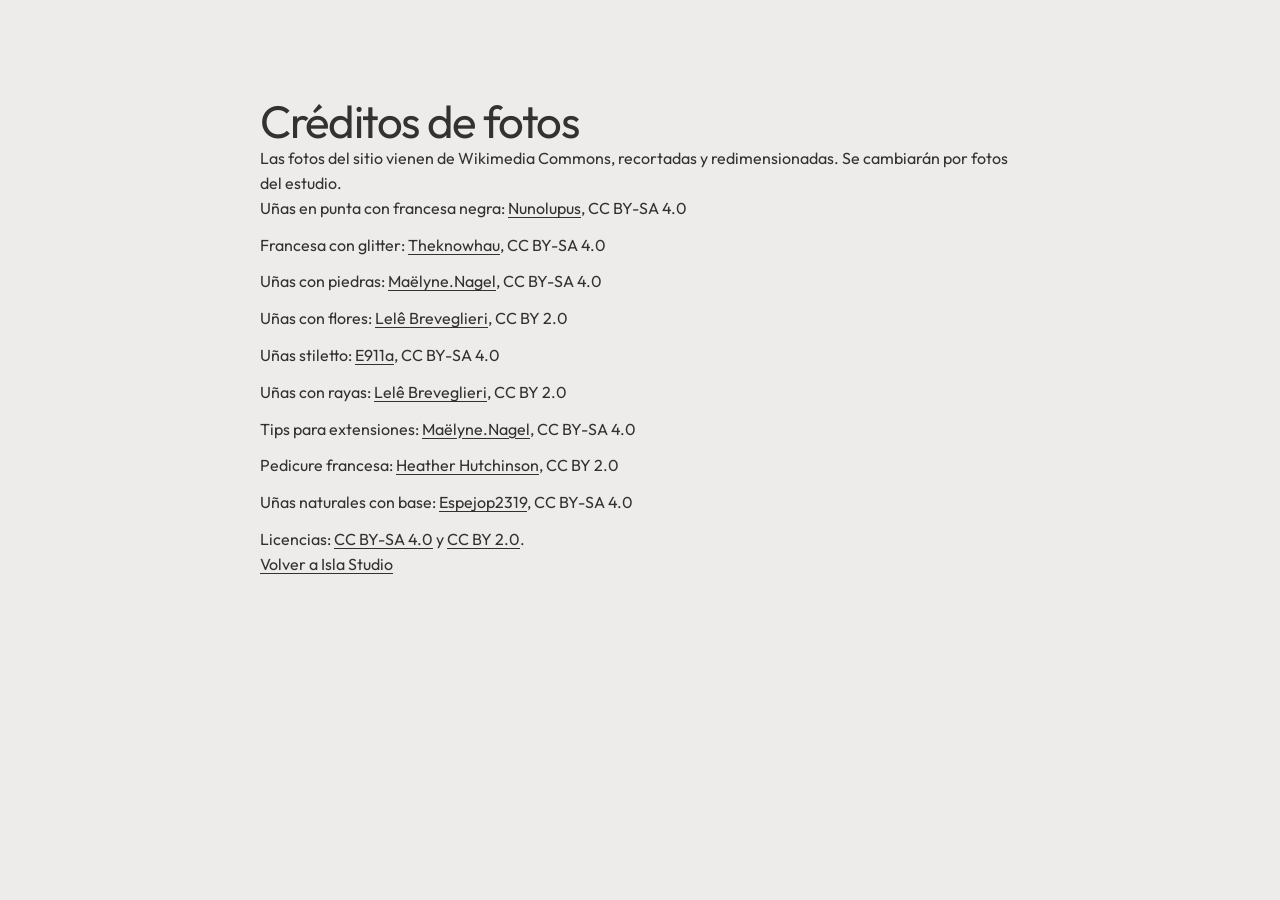
<file: creditos.html>
<!DOCTYPE html>
<html lang="es-PE" data-type="place" data-radius="sharp" data-buttons="arrow">
<head>
<meta charset="utf-8">
<meta name="viewport" content="width=device-width, initial-scale=1">
<title>Créditos de fotos | Isla Studio</title>
<meta name="description" content="Autores y licencias de las fotos usadas en el sitio de Isla Studio.">
<meta name="robots" content="noindex">
<link rel="icon" href="favicon.svg" type="image/svg+xml">
<link rel="preconnect" href="https://fonts.googleapis.com"><link rel="preconnect" href="https://fonts.gstatic.com" crossorigin>
<link href="https://fonts.googleapis.com/css2?family=Outfit:wght@400..600&display=swap" rel="stylesheet">
<link rel="stylesheet" href="assets/system.css">
<style>
:root { --p-bg: #eeecea; --p-surface: #e4e1dd; --p-ink: #333231; --p-muted: #625f5b; --p-accent: #5c6b54; --p-accent-ink: #ffffff; --p-action: #5c6b54; --p-action-ink: #ffffff; --font-display: "Outfit", system-ui, sans-serif; --font-text: "Outfit", system-ui, sans-serif; --display-weight: 400; --display-tracking: -0.03em; }
.legal { padding-block: 96px; max-width: 760px; }
.legal li { margin-bottom: 12px; }
.legal a { text-decoration: underline; text-underline-offset: 3px; }
</style>
</head>
<body>
<main class="wrap legal">
  <h1>Créditos de fotos</h1>
  <p>Las fotos del sitio vienen de Wikimedia Commons, recortadas y redimensionadas. Se cambiarán por fotos del estudio.</p>
  <ul>
    <li>Uñas en punta con francesa negra: <a href="https://commons.wikimedia.org/wiki/File:Extens%C3%B5es_de_Gel_French_Nail_com_Nail_Art.jpg">Nunolupus</a>, CC BY-SA 4.0</li>
    <li>Francesa con glitter: <a href="https://commons.wikimedia.org/wiki/File:French_Manicure_with_Glitter_nail_art_on_ring_finger.jpg">Theknowhau</a>, CC BY-SA 4.0</li>
    <li>Uñas con piedras: <a href="https://commons.wikimedia.org/wiki/File:Nail_Art_Strass.jpg">Maëlyne.Nagel</a>, CC BY-SA 4.0</li>
    <li>Uñas con flores: <a href="https://commons.wikimedia.org/wiki/File:Flower_nail_art.jpg">Lelê Breveglieri</a>, CC BY 2.0</li>
    <li>Uñas stiletto: <a href="https://commons.wikimedia.org/wiki/File:Nail_art_in_Makati_(Metro_Manila;_2023-08-18)_E911a_04.jpg">E911a</a>, CC BY-SA 4.0</li>
    <li>Uñas con rayas: <a href="https://commons.wikimedia.org/wiki/File:Nail_art_with_stripes.jpg">Lelê Breveglieri</a>, CC BY 2.0</li>
    <li>Tips para extensiones: <a href="https://commons.wikimedia.org/wiki/File:Capsule_ongle.jpg">Maëlyne.Nagel</a>, CC BY-SA 4.0</li>
    <li>Pedicure francesa: <a href="https://commons.wikimedia.org/wiki/File:French_pedicure.jpg">Heather Hutchinson</a>, CC BY 2.0</li>
    <li>Uñas naturales con base: <a href="https://commons.wikimedia.org/wiki/File:Base_coat_of_nail_polish.jpg">Espejop2319</a>, CC BY-SA 4.0</li>
  </ul>
  <p>Licencias: <a href="https://creativecommons.org/licenses/by-sa/4.0/deed.es">CC BY-SA 4.0</a> y <a href="https://creativecommons.org/licenses/by/2.0/deed.es">CC BY 2.0</a>.</p>
  <p><a href="/">Volver a Isla Studio</a></p>
</main>
</body>
</html>
</file>
<file: assets/system.css>
/*
  taste-skill system.css - the one system for the page. Link it first, then assets/ui/cards.css (the
  feature card, its panel and the fragment placements), then set the palette (--p-*), the fonts and
  the radius set on :root in the page (node scripts/start.mjs prints that block).
  Do not add a second grid, spacing scale, type scale, radius scale, button or card style.
*/

/* ---------------------------------------------------------------- tokens */
:root {
  /* palette (hex only; fx.js reads --bg --surface --ink --muted --accent --accent-ink) */
  --p-bg: #ffffff;
  --p-surface: #f4f4f4;
  --p-ink: #111111;
  --p-muted: #6b6b6b;
  --p-accent: #1a4be0;
  --p-accent-ink: #ffffff;
  --p-action: #1a4be0;      /* buttons, links, focus: the accent, or the ink when the accent is too pale */
  --p-action-ink: #ffffff;
  --p-inv-bg: #111111;
  --p-inv-surface: #1c1c1c;
  --p-inv-ink: #f4f4f4;
  --p-inv-muted: #a3a3a3;
  --p-inv-accent: #ffffff;
  --p-inv-accent-ink: #111111;
  --p-inv-action: #ffffff;
  --p-inv-action-ink: #111111;
  /* the lit ground behind UI and in the closing band (references/cards.md), one per page, tech pages only
     (none on kind other, which is flat): <html data-ground="sand|sky|sage|painting">. system.js gives it to every ground
     that holds UI, on light and dark pages alike; --hue on one panel changes only its accent */
  --ground-bg: #d9ccb7; --ground-surface: #e9e0d2; --ground-ink: #2a2622; --ground-muted: #5a534a; --ground-accent: #a8794a;

  /* fonts */
  --font-display: system-ui, -apple-system, "Segoe UI", sans-serif;
  --font-text: system-ui, -apple-system, "Segoe UI", sans-serif;
  --font-mono: ui-monospace, "SFMono-Regular", Menlo, Consolas, monospace;
  --display-weight: 400;    /* headlines 400; 500 on a tech page (software, gaming, hardware) */
  --display-tracking: -0.025em;

  /* the page rhythm (references/layout-v4.md): one section per screen. The header is fixed and
     --nav tall; every section is padded --padt above and --padb (plus the phone action bar, --bar)
     below, and is exactly one or two screens tall (--h: 1 or 2; --hm on a phone). The hero's words
     start --hgap under the header and its content ends --hpadb above the fold. */
  --nav: 72px;
  --padt: 120px;
  --padb: 72px;
  --hgap: 48px;
  --hpadb: 64px;
  --bar: 0px;
  /* grid: one .wrap (alias .container) for the header, every section and the footer, the same
     --gut on both sides: 1280 wide at x 80-1360 at 1440, 342 at x 24-366 at 390 */
  --container: 1280px;
  --gut: 80px;
  --pad: var(--gut);
  --gutter: 24px;

  /* spacing: 4/8 scale */
  --s-1: 4px;  --s-2: 8px;  --s-3: 12px; --s-4: 16px; --s-5: 24px;
  --s-6: 32px; --s-7: 48px; --s-8: 64px; --s-9: 96px; --s-10: 128px;
  --section: 40px;      /* only a .section outside main (the kit's demo pages); every main > section and
                           footer.closing take --padt and --padb */
  --section-band: 56px; /* the same for an older footer outside footer.closing */
  --head-gap: 48px;     /* the one heading-to-content gap, 32 on a phone (layout.css reads it as --ly-head-gap) */
  --card-pad: 16px;     /* card padding (cards.css sets its own for cards with a panel) */
  --card-gap: 16px;     /* gap between cards */

  /* type scale (the only sizes on the page) */
  --t-label: 13px;
  --t-small: 14px;
  --t-body: 16px;
  --t-lead: 18px;
  --t-card: 18px;
  --t-h3: 24px;
  /* straight lines from the phone size at 390 to the desktop size at 1440 (system.md's table) */
  --t-h2: clamp(30px, 1.72vw + 23.3px, 48px);
  --t-h1: clamp(38px, 3.24vw + 25.4px, 72px);
  /* a big number stays a step under the h2 (VI-11): 38 at 1440, 28 at 390, so it never reads as a
     section heading; a stats row and a price set their own, smaller still */
  --t-stat: clamp(28px, .952vw + 24.29px, 38px);

  /* radius: one scale (soft by default; data-radius on <html> switches it) */
  --r-sm: 8px;  --r-md: 12px; --r-lg: 20px; --r-btn: 8px;

  /* controls (fixed here; a page never adds its own) */
  --btn-h: 44px;
  --btn-h-sm: 36px;
  --nav-h: var(--nav);  /* the older name, kept for the kit's files */
  --icon: 16px;         /* small icons: socials, menu chevrons, mono brand marks */

  /* motion: the one UI ease-out (motion.css --m-ease and ui/base.css --u-ease read it; references/motion.md) */
  --ease: cubic-bezier(.2, .8, .2, 1);
  --dur: 180ms;
}
html[data-radius="sharp"] { --r-sm: 4px; --r-md: 6px;  --r-lg: 8px;  --r-btn: 4px; }
html[data-radius="soft"]  { --r-sm: 8px; --r-md: 12px; --r-lg: 20px; --r-btn: 8px; }
html[data-radius="round"] { --r-sm: 10px; --r-md: 16px; --r-lg: 24px; --r-btn: 999px; }
/* the four lit grounds (references/cards.md); sand is the default above. painting goes with
   painterly-landscape (x.ai's daylight sky over olive hills) */
html[data-ground="sky"]      { --ground-bg: #c6d3df; --ground-surface: #d6e0e9; --ground-ink: #25303a; --ground-muted: #4d5964; --ground-accent: #3f6a92; }
html[data-ground="sage"]     { --ground-bg: #cdd6c6; --ground-surface: #dce3d6; --ground-ink: #262d24; --ground-muted: #535b51; --ground-accent: #6c8e63; }
html[data-ground="painting"] { --ground-bg: #79a8d6; --ground-surface: #a6c4e2; --ground-ink: #16212c; --ground-muted: #273949; --ground-accent: #9c9b3c; }
/* cards.css takes its card and panel radii from this scale */
html[data-radius] .card { --c-r: var(--r-lg); }
html[data-radius] .panel { --p-r: var(--r-md); }

/* a phone: the header 56, the sections padded 96 / 48, the hero's words 40 under the header and its
   content ending 24 above the fold, 24 at both sides, 12 between columns */
@media (max-width: 639px) {
  :root { --nav: 56px; --padt: 96px; --padb: 48px; --hgap: 40px; --hpadb: 24px; --gut: 24px; --gutter: 12px; --card-gap: 12px; --head-gap: 32px; }
}
@media (min-width: 640px) {
  :root { --gut: 48px; --section: 48px; --section-band: 72px; --card-pad: 24px; }
}
@media (min-width: 1024px) {
  :root { --gut: 80px; --section: 56px; --section-band: 96px; --card-gap: 24px;
          --t-lead: 20px; --t-card: 20px; --t-h3: 28px; }
  /* a place (and a local service): the 1200 column at x 120-1320 */
  html[data-type="place"] { --gut: 120px; --container: 1200px; }
}
/* a place (VI-06, ST-96, PH-23): its own smaller type (h1 48/53 and 32/37, h2 32/40 and 24/30, titles
   and the sub-line 20 and 18), the Recipe 3 hero's gap under its photograph (40, 24 on a phone),
   square photographs and cards and 2px buttons, whatever data-radius and data-buttons say */
:root[data-type="place"] {
  --hgap: 40px;
  --t-h1: clamp(32px, 1.524vw + 26.06px, 48px);
  --t-h2: clamp(24px, .762vw + 21px, 32px);
  --t-h3: clamp(20px, .381vw + 18.51px, 24px);
  --r-sm: 2px; --r-md: 0px; --r-lg: 0px; --r-btn: 2px;
}
:root[data-type="place"] :is(h1, .t-h1) { line-height: 1.104; }
:root[data-type="place"] :is(h2, .t-h2) { line-height: 1.25; }
@media (max-width: 639px) {
  :root[data-type="place"] { --hgap: 24px; }
  :root[data-type="place"] :is(h1, .t-h1) { line-height: 1.156; }
}

/* ---------------------------------------------------------------- grounds (at most three) */
:root, .ground-base {
  --bg: var(--p-bg); --surface: var(--p-surface); --ink: var(--p-ink); --muted: var(--p-muted);
  --accent: var(--p-accent); --accent-ink: var(--p-accent-ink); --card: var(--p-surface);
  --action: var(--p-action); --action-ink: var(--p-action-ink);
}
.ground-surface {
  --bg: var(--p-surface); --surface: var(--p-bg); --ink: var(--p-ink); --muted: var(--p-muted);
  --accent: var(--p-accent); --accent-ink: var(--p-accent-ink); --card: var(--p-bg);
  --action: var(--p-action); --action-ink: var(--p-action-ink);
}
.ground-inverse {
  --bg: var(--p-inv-bg); --surface: var(--p-inv-surface); --ink: var(--p-inv-ink); --muted: var(--p-inv-muted);
  --accent: var(--p-inv-accent); --accent-ink: var(--p-inv-accent-ink); --card: var(--p-inv-surface);
  --action: var(--p-inv-action); --action-ink: var(--p-inv-action-ink);
}
:root, .ground-base, .ground-surface, .ground-inverse {
  --line: color-mix(in oklab, var(--ink) 11%, transparent);
  --line-strong: color-mix(in oklab, var(--ink) 20%, transparent);
  /* effects (fx.js) and UI fragments (assets/ui) take the colours of the ground they sit on */
  --fx-bg: var(--bg); --fx-surface: var(--surface); --fx-ink: var(--ink); --fx-muted: var(--muted);
  --fx-accent: var(--accent); --fx-accent-ink: var(--accent-ink);
  --ui-font: var(--font-text); --ui-mono: var(--font-mono); --ui-radius: var(--r-md);
}
.ground-base, .ground-surface, .ground-inverse { background: var(--bg); color: var(--ink); }

/* ---------------------------------------------------------------- base */
*, *::before, *::after { box-sizing: border-box; }
/* an anchor lands on the section's top (the judge's frame): the fixed header covers --nav of its --padt */
html { -webkit-text-size-adjust: 100%; scroll-padding-top: 0; scroll-behavior: auto; margin: 0; }
body {
  margin: 0; background: var(--bg); color: var(--ink);
  font: 400 var(--t-body)/1.55 var(--font-text);
  -webkit-font-smoothing: antialiased; text-rendering: optimizeLegibility; overflow-x: clip;
}
img, svg, video, canvas { display: block; max-width: 100%; }
/* hidden means hidden, also on an img the line above makes a block (a menu tab's photograph, a peek photograph) */
[hidden] { display: none !important; }
img, video { height: auto; }
a { color: inherit; text-decoration: none; }
button { font: inherit; color: inherit; }
h1, h2, h3, h4, p, ul, ol, figure, blockquote { margin: 0; }
ul, ol { padding: 0; list-style: none; }
h1, h2, h3, h4 {
  font-family: var(--font-display); font-weight: var(--display-weight);
  letter-spacing: var(--display-tracking); text-wrap: balance; overflow-wrap: break-word;
  /* a long word (a German compound at 390) breaks at a syllable with a hyphen, in the language of <html lang>;
     only words of 10 letters or more, 4 at least on each side, so a short English heading never breaks */
  hyphens: auto; -webkit-hyphens: auto; hyphenate-limit-chars: 10 4 4;
}
h1, .t-h1 { font-size: var(--t-h1); line-height: 1.04; }
h2, .t-h2 { font-size: var(--t-h2); line-height: 1.1; }
h3, .t-h3 { font-size: var(--t-h3); line-height: 1.2; }
h4, .t-card { font-family: var(--font-text); font-weight: 500; font-size: var(--t-card); line-height: 1.3; letter-spacing: -0.01em; }
p { text-wrap: pretty; }
.t-lead  { font-size: var(--t-lead); line-height: 1.5; }
.t-body  { font-size: var(--t-body); line-height: 1.55; }
.t-small { font-size: var(--t-small); line-height: 1.5; }
.t-label { font-size: var(--t-label); font-weight: 500; line-height: 1.4; letter-spacing: 0.01em; }
.t-stat  { font-family: var(--font-display); font-weight: var(--display-weight); font-size: var(--t-stat);
           line-height: 1; letter-spacing: var(--display-tracking); font-variant-numeric: tabular-nums; }
.muted { color: var(--muted); }
.mono  { font-family: var(--font-mono); }
.measure { max-width: 62ch; }
:focus-visible { outline: 2px solid var(--action); outline-offset: 2px; border-radius: 2px; }
::selection { background: color-mix(in oklab, var(--accent) 30%, transparent); }

/* ---------------------------------------------------------------- grid */
.wrap, .container { width: min(100% - 2 * var(--gut), var(--container)); margin-inline: auto; padding-inline: 0; }
.grid { display: grid; grid-template-columns: repeat(12, minmax(0, 1fr)); column-gap: var(--gutter); row-gap: var(--card-gap); }
.grid > * { min-width: 0; grid-column: 1 / -1; }
.section { padding-block: var(--section); }

/* ---------------------------------------------------------------- one section per screen
   The page is a stack of screens. Framed at scrollY = k x the screen height, a shot shows exactly one
   section: the hero alone on the first screen, every other section (and footer.closing, the close and
   the footer in one) exactly one or two screens tall, its h2 first, --padt under its top. Heights
   and padding do it: no pinning, snapping or script.
     <section class="section" id=".." style="--h: 2">     (2 screens; --hm sets a phone's count alone)
       <div class="wrap"> the h2 first, then the content </div>     (the one in-flow child)
     </section>
   A layer (a full-bleed photograph or ground behind the words) is an <img class="layer" aria-hidden="true">
   beside the .wrap. Content must fit: one screen holds 708px of content at 1440x900 (900 - 120 - 72),
   two hold 1,608 (the second screen's part starts --padt under its top with .g2). From 640 to 1279 a
   section keeps at least its screens and grows past them rather than overlap the next. */
main > :is(section, .section), footer.closing {
  position: relative; box-sizing: border-box;
  height: calc(var(--h, 1) * 100vh); height: calc(var(--h, 1) * 100svh);
  padding: var(--padt) 0 calc(var(--padb) + var(--bar));
}
main > :is(section, .section) > :is(.wrap, .container), footer.closing > .wrap { position: relative; z-index: 1; height: 100%; }
main > :is(section, .section) > :is(.wrap, .container):not(.grid) { display: flex; flex-direction: column; }
/* a .wrap that is the section's grid too (class="wrap grid"): its rows start at the top */
main > :is(section, .section) > :is(.wrap, .container).grid { align-content: start; }
/* .fill: the block that takes what the screen leaves under the heading (a photograph, a frame) */
main > :is(section, .section) > .wrap > .fill { flex: 1 1 0; min-height: 0; }
/* two screens as two groups: row 1 the h2 and the first group, row 2 the rest (no second h2), starting
   --padt under the second screen's top, so the second shot looks like any other section */
main > :is(section, .section).g2, footer.closing.g2 { --h: 2; }
main > :is(section, .section).g2 > :is(.wrap, .container), footer.closing.g2 > .wrap { display: grid; grid-template-rows: minmax(0, 1fr) minmax(0, 1fr); row-gap: calc(var(--padt) + var(--padb) + var(--bar)); }
main > :is(section, .section).g2 > :is(.wrap, .container) > *, footer.closing.g2 > .wrap > * { min-height: 0; align-self: start; }
main > :is(section, .section).g2 > :is(.wrap, .container) > :is(.group, .fill) { align-self: stretch; }
/* a group: one screen's part of a .g2 section (its h2 and first rows, or the rest) */
.group { display: flex; flex-direction: column; min-height: 0; }
/* each screen's card row runs down to that screen's foot (the cards stretch, their panels grow), so
   the second screen of a .g2 is never a short row over an empty ground; both rows end on the same line */
@media (min-width: 1024px) {
  main > :is(section, .section).g2 > .wrap > .grid:last-child,
  main > :is(section, .section).g2 > .wrap > .group > .grid:last-child { align-self: stretch; flex: 1 1 auto; min-height: 0; }
}
.group > .fill { flex: 1 1 0; min-height: 0; }
@media (min-width: 640px) and (max-width: 1279px) {
  main > :is(section, .section):not(.hero, .section--hero), footer.closing {
    height: auto; min-height: calc(var(--h, 1) * 100vh); min-height: calc(var(--h, 1) * 100svh);
  }
  /* the section is a column and its .wrap takes all of it, so a .fill (a photograph, a frame) still
     grows to the section's foot (a min-height percentage would not resolve, leaving it at its least) */
  /* :where() keeps it at no weight, so a page's own phone- or tablet-only hiding (section.desk-only { display: none }) wins */
  :where(main > :is(section, .section):not(.hero, .section--hero), footer.closing) { display: flex; flex-direction: column; }
  main > :is(section, .section):not(.hero, .section--hero) > :is(.wrap, .container), footer.closing > .wrap { flex: 1 0 auto; height: auto; min-height: 0; }
}
/* a phone: lvh (the screen with its bars hidden) for every section but the hero; --hm when stacking
   makes the content taller than the desktop count */
@media (max-width: 639px) {
  /* at least its screens, never less: content a screen cannot hold makes the section taller (the rhythm
     check then asks for --hm: 2 or less content); a fixed height would lay its last rows over the next
     section, the fault the phone shots showed most (a list under the closing heading and its button) */
  main > :is(section, .section):not(.hero, .section--hero), footer.closing {
    height: auto; min-height: calc(var(--hm, var(--h, 1)) * 100vh); min-height: calc(var(--hm, var(--h, 1)) * 100lvh);
  }
  /* one grid row at least the screens tall that grows with the .wrap's content: the .wrap is stretched to
     it, so its .fill and its two groups still share a definite height */
  /* (at no weight, as on the tablet: a page's own section.desk-only { display: none } still hides it) */
  :where(main > :is(section, .section):not(.hero, .section--hero):has(> :is(.wrap, .container)), footer.closing) {
    display: grid; grid-template-columns: minmax(0, 1fr); grid-template-rows: 1fr; grid-auto-rows: auto;
  }
  main > :is(section, .section):not(.hero, .section--hero) > :is(.wrap, .container), footer.closing > .wrap { height: auto; }
  main > :is(section, .section).g2m, footer.closing.g2m { --hm: 2; }
  main > :is(section, .section).g2m > :is(.wrap, .container), footer.closing.g2m > .wrap { display: grid; grid-template-rows: minmax(0, 1fr) minmax(0, 1fr); row-gap: calc(var(--padt) + var(--padb) + var(--bar)); }
  /* stacked in one, the two groups keep the open cards' 32px, so the first group's last panel never meets
     the next card's title */
  main > :is(section, .section).g2:not(.g2m) > :is(.wrap, .container) { display: flex; row-gap: var(--s-6); }
  /* what the two screens leave goes around the second group, so it opens below the header, not on the fold */
  main > :is(section, .section).g2:not(.g2m) > :is(.wrap, .container) > :last-child { margin-block: auto; }
  main > :is(section, .section).g2:not(.g2m) > :is(.wrap, .container) > * { align-self: stretch; }
}
/* a layer: the photograph or ground of a whole section, under its words, edge to edge */
main > :is(section, .section) > :is(img, video, canvas, picture).layer,
footer.closing > :is(img, video, canvas, picture).layer {
  position: absolute; inset: 0; z-index: 0; width: 100%; height: 100%; max-width: none; object-fit: cover; object-position: var(--pos, 50% 50%);
}
main > :is(section, .section) > picture.layer > img { width: 100%; height: 100%; object-fit: cover; }

/* the hero: exactly the first screen, the fixed header over its top. Its words start --hgap under the
   header (--photo adds a full-bleed photograph's height above them on a place); its content ends
   --hpadb above the fold, and nothing of the next section shows, at 1440, 1024, 820 and 390.
     <section class="hero hero--<type>"><div class="wrap"><div class="hero-text"> .. </div>[one strip]</div></section>
   .hero-text holds the whole composition (the words, and the picture or window beside or under them);
   one docked strip (logos, three facts) may follow it, at most 96px, desktop only. */
main > :is(.hero, .section--hero) {
  height: 100vh; height: 100svh; min-height: 0;
  padding: calc(var(--nav) + var(--photo, 0px) + var(--hgap)) 0 calc(var(--hpadb) + var(--bar));
}
:is(.hero, .section--hero) > .wrap { height: 100%; display: grid; grid-template-rows: minmax(0, 1fr) auto; row-gap: var(--s-7); }
:is(.hero, .section--hero) > .wrap > .hero-text { min-height: 0; }
/* a phone: the hero is at least the first screen and grows when a short phone (320x640) cannot hold its
   words, buttons and picture, so nothing of it lies over the next section or under the header */
@media (max-width: 639px) {
  main > :is(.hero, .section--hero) { height: auto; min-height: 100vh; min-height: 100svh; }
  main > :is(.hero, .section--hero):has(> :is(.wrap, .container)) { display: grid; grid-template-columns: minmax(0, 1fr); grid-template-rows: 1fr; grid-auto-rows: auto; }
  main > :is(.hero, .section--hero) > :is(.wrap, .container) { height: auto; }
}
:is(.hero, .section--hero) > .wrap > .hero-strip { grid-row: 2; max-height: 96px; }
@media (max-width: 639px) { :is(.hero, .section--hero) > .wrap > .hero-strip { display: none; } }
.section--hero .section-head { max-width: 860px; }
/* the starter's own hero (hero-split): the words on span-5 top-aligned, the picture on span-6 start-7
   as tall as the hero's content box (at most 716 at 1440x900); a phone stacks words, then the picture
   in what is left */
.hero-text.hero-split { height: 100%; align-items: stretch; }
.hero-split > .hero-copy { align-self: start; }
.hero-split > .hero-visual { position: relative; min-height: 0; height: 100%; }
@media (max-width: 1023px) {
  .hero-text.hero-split { display: flex; flex-direction: column; gap: var(--s-6); }
  .hero-split > .hero-visual { flex: 1 1 0; min-height: 200px; height: auto; }
}
.hero-copy > * + * { margin-top: var(--s-5); }
/* the h1 first in the words' column: its capitals start on the picture's top line, not the line box's
   (the leading above the capitals would put the words about 12px under the photograph's top) */
.hero-copy > h1:first-child { text-box: trim-start cap alphabetic; }
.hero-copy > .btn-row { margin-top: var(--s-6); }
/* three short facts at the foot of the words' column, on the picture's bottom line (no dead space
   under the buttons): <dl class="hero-facts"><div><dt>..</dt><dd>..</dd></div> x3</dl> */
@media (min-width: 1024px) {
  .hero-split > .hero-copy { height: 100%; display: flex; flex-direction: column; }
  .hero-split > .hero-copy > .hero-facts { margin-top: auto; }
}
.hero-facts { display: grid; grid-template-columns: repeat(3, minmax(0, 1fr)); gap: var(--s-5) var(--gutter); margin: 0; }
.hero-facts > div { display: grid; gap: var(--s-1); align-content: start; }
.hero-facts dt { font-size: var(--t-small); color: var(--muted); }
.hero-facts dd { margin: 0; font-weight: 500; }
@media (max-width: 1023px) { .hero-facts { display: none; } }
/* a notice line above the h1 (changed hours, a delivery cut-off): one line with a number, static,
   starting on the left line like the h1 under it */
.hero-notice { font-size: var(--t-small); font-weight: 500; color: var(--ink); }
.hero-notice b, .hero-notice strong { font-weight: 500; color: var(--accent); }
.hero-copy > .hero-notice + h1 { margin-top: var(--s-5); }

/* a phone: open tiles from a row of three or four (rooms, goods, beans) go two-up, an odd last one
   across the row, so a row of three fits one 844px screen (stacked one under another they need two) */
@media (max-width: 639px) {
  .grid > .tile:is(.span-3, .span-4) { grid-column: auto / span 6; }
  .grid > .tile:is(.span-3, .span-4):nth-child(odd of .tile):nth-last-child(1 of .tile) { grid-column: 1 / -1; }
  .grid > .tile:is(.span-3, .span-4) .tile__head { flex-wrap: wrap; gap: 0 var(--s-2); }
}
/* a phone: open cards (words on the ground, the panel under them) stacked one under another keep 32px
   between a panel's foot and the next card's title, so a title never reads as the panel's caption */
@media (max-width: 639px) { .grid:has(> .card--open) { row-gap: var(--s-6); } }
/* a phone stacks a two-screen section's four open tiles into its two screens: their panels take 180px (a wide
   crop), so the h2 and the first two tiles of two lines each end on the first screen and the four inside both,
   not a third of a screen past. A page that sets its group's own --p-h (#features .panel) sets its phone value
   too, as the starter does */
@media (max-width: 639px) { main > :is(section, .section).g2 .card--open > .panel { --p-h: 180px; } }
/* spans: desktop >= 1024. Tablet 640-1023: text cards on span-3 and span-6 go two-up; cards with a
   panel (a visual needs the width; the one exception is a span-6 pair, below)
   and everything else (split text and visuals, span-4 cards, span-5/7/8 blocks) take the full row, so a split stacks and no row is left half empty. Phone < 640: one column. */
@media (min-width: 640px) and (max-width: 1023px) {
  .grid > .card.span-3:not(:has(> .panel)), .grid > .card.span-6:not(:has(> .panel)) { grid-column: auto / span 6; }
  /* the one exception with a panel: a 2x2 (or a pair) of span-6 cards stays two-up from 720px (a panel
     of about 310px and more, wide enough for a kit fragment), so four cards take one or two screens
     at 768-820 instead of a card per row (four stacked panels run past two screens). Split cards and
     every other span keep the full row. Under 720 a card per row. */
  @media (min-width: 720px) {
    .grid > .card.span-6:has(> .panel):not(.card--split) { grid-column: auto / span 6; }
    .grid > .card.span-6:has(> .panel):not(.card--split):nth-child(odd of .card.span-6):nth-last-child(1 of .card.span-6) { grid-column: 1 / -1; }
  }
  /* open tiles (rooms, models, people, a photo pair) go two-up; an odd last one takes the row */
  .grid > .tile:is(.span-3, .span-4, .span-6) { grid-column: auto / span 6; }
  .grid > .tile:is(.span-3, .span-4, .span-6):nth-child(odd of .tile):nth-last-child(1 of .tile) { grid-column: 1 / -1; }
}
@media (min-width: 1024px) {
  .span-2  { grid-column: auto / span 2; }
  .span-3  { grid-column: auto / span 3; }
  .span-4  { grid-column: auto / span 4; }
  .span-5  { grid-column: auto / span 5; }
  .span-6  { grid-column: auto / span 6; }
  .span-7  { grid-column: auto / span 7; }
  .span-8  { grid-column: auto / span 8; }
  .span-9  { grid-column: auto / span 9; }
  .span-10 { grid-column: auto / span 10; }
  .span-12 { grid-column: auto / span 12; }
  .start-1 { grid-column-start: 1; } .start-2 { grid-column-start: 2; } .start-3 { grid-column-start: 3; }
  .start-5 { grid-column-start: 5; } .start-6 { grid-column-start: 6; } .start-7 { grid-column-start: 7; }
  .start-4 { grid-column-start: 4; } .start-8 { grid-column-start: 8; } .start-9 { grid-column-start: 9; }
  .start-10 { grid-column-start: 10; }
  /* a split is top-aligned: the words' first line and the picture's top on one line (never centred
     against each other, never mirrored: text left, the visual right, on every split of the page) */
  .grid--middle, .grid--top { align-items: start; }
}
/* card rows: every card in a row the same height (a plain .grid stretches them) */
.grid:is(.grid--middle, .grid--top) > .card { align-self: stretch; }
/* 1024-1279: a span-4 card's panel would be about 220px wide, too narrow for real UI. Cards with a
   panel on span-4 go two-up, a span-8 one takes the row, and an odd last one takes the row too
   (steps, proof row: two, then one wide; bento: the wide card, then the four small ones two by two) */
@media (min-width: 1024px) and (max-width: 1279px) {
  .grid > .card.span-4:has(> .panel) { grid-column: auto / span 6; }
  .grid > .card.span-8:has(> .panel),
  .grid > .card.span-4:has(> .panel):nth-child(odd of .card.span-4):nth-last-child(1 of .card.span-4) { grid-column: 1 / -1; }
}

/* ---------------------------------------------------------------- section heading */
.section-head { max-width: 760px; margin-bottom: var(--head-gap); display: grid; gap: var(--s-4); }
/* every heading starts on the left line (a centred head among left ones reads as a mistake): the
   old centred head is left-aligned too */
.section-head--center { text-align: left; justify-items: start; }
/* a head row: the h2 (and its line) left, one link or the section's button at the right line */
.section-head--split { max-width: none; display: flex; align-items: end; justify-content: space-between; gap: var(--s-5); flex-wrap: wrap; }
.section-head--split > div { display: grid; gap: var(--s-4); max-width: 760px; }
.section-head p { color: var(--ink); font-size: var(--t-lead); line-height: 1.5; max-width: 60ch; }
.section-head--row { max-width: none; display: flex; align-items: end; justify-content: space-between; gap: var(--s-5); flex-wrap: wrap; }
.section-head--row > div { display: grid; gap: var(--s-4); max-width: 760px; }
/* the hero row (hero-product, hero-cycle): the h1 and its line left, the buttons right, across 1280 */
.section--hero .section-head--row { max-width: none; }

/* ---------------------------------------------------------------- buttons (one pair, a dealt look)
   One pair a page, .btn--primary and .btn--secondary, in the look dealt with the page (sections.md)
   and set once on <html data-buttons>; the markup never changes:
     solid  filled primary, outlined secondary, the radius scale (Figma; the default)
     pill   pills, a chevron after the primary's label, a tinted secondary (x.ai)
     tonal  the radius scale, a tinted secondary with no outline (Linear, Vercel)
     arrow  an arrow after the primary's label; the secondary is a text link with an arrow (Stripe)
     block  near-square corners, 48px tall; the secondary is an underlined text link (shops, hotels) */
.btn {
  display: inline-flex; align-items: center; justify-content: center; gap: var(--s-2);
  height: var(--btn-h); padding: 0 var(--s-5); border-radius: var(--r-btn); border: 1px solid transparent;
  font: 500 var(--t-body)/1 var(--font-text); letter-spacing: 0; white-space: nowrap; cursor: pointer;
  transition: background-color var(--dur) var(--ease), color var(--dur) var(--ease), border-color var(--dur) var(--ease), text-decoration-color var(--dur) var(--ease);
}
.btn--primary { background: var(--action); color: var(--action-ink); }
.btn--primary:hover { background: color-mix(in oklab, var(--action) 86%, var(--ink)); }
/* an inverted primary (the action is the ground's ink: a brand band, a lit ground): its hover steps toward the ground, as the filled one steps toward the ink */
.ground-brand .btn--primary:hover { background: color-mix(in oklab, var(--action) 88%, var(--bg)); }
/* the ground's own colour with a clear border: never grey on grey, readable on an effect too */
.btn--secondary { background: var(--bg); color: var(--ink); border-color: var(--line-strong); }
.btn--secondary:hover { background: color-mix(in oklab, var(--bg) 94%, var(--ink)); border-color: color-mix(in oklab, var(--ink) 35%, transparent); }
.btn--sm { height: var(--btn-h-sm); padding: 0 var(--s-4); font-size: var(--t-small); }
html[data-buttons="pill"] { --r-btn: 999px; }
html[data-buttons="block"] { --r-btn: 2px; --btn-h: 48px; }
html:is([data-buttons="pill"], [data-buttons="tonal"]) .btn--secondary { background: color-mix(in oklab, var(--ink) 8%, var(--bg)); border-color: transparent; }
html:is([data-buttons="pill"], [data-buttons="tonal"]) .btn--secondary:hover { background: color-mix(in oklab, var(--ink) 14%, var(--bg)); border-color: transparent; }
/* arrow and block: the secondary is a text link at the button's height (no box: one button look) */
html:is([data-buttons="arrow"], [data-buttons="block"]) .btn--secondary {
  background: none; border-color: transparent; padding-inline: var(--s-2);
  text-decoration: underline; text-underline-offset: 4px; text-decoration-color: var(--line-strong);   /* the .link look */
}
html:is([data-buttons="arrow"], [data-buttons="block"]) .btn--secondary:hover { background: none; border-color: transparent; text-decoration-color: currentColor; }
/* the glyph after a label: a chevron (pill) or an arrow (arrow), drawn so every font shows the same */
html[data-buttons="pill"] .btn--primary::after,
html[data-buttons="arrow"] :is(.btn--primary, .btn--secondary)::after {
  content: ""; flex: none; width: 12px; height: 12px; margin-right: -2px; background: currentColor;
  -webkit-mask: var(--btn-glyph) center / contain no-repeat; mask: var(--btn-glyph) center / contain no-repeat;
  transition: transform var(--dur) var(--ease);
}
html[data-buttons="pill"] { --btn-glyph: url("data:image/svg+xml,%3Csvg xmlns='http://www.w3.org/2000/svg' viewBox='0 0 12 12'%3E%3Cpath d='M4.5 2.5 8 6l-3.5 3.5' fill='none' stroke='black' stroke-width='1.6' stroke-linecap='round' stroke-linejoin='round'/%3E%3C/svg%3E"); }
html[data-buttons="arrow"] { --btn-glyph: url("data:image/svg+xml,%3Csvg xmlns='http://www.w3.org/2000/svg' viewBox='0 0 12 12'%3E%3Cpath d='M1.5 6h8.5M6.5 2.5 10 6l-3.5 3.5' fill='none' stroke='black' stroke-width='1.5' stroke-linecap='round' stroke-linejoin='round'/%3E%3C/svg%3E"); }
@media (hover: hover) and (pointer: fine) { html:is([data-buttons="pill"], [data-buttons="arrow"]) .btn:hover::after { transform: translateX(3px); } }
.btn:active { transform: translateY(1px) scale(.985); }
.btn--arrow::after { content: "\2192"; transition: transform var(--dur) var(--ease); }
@media (hover: hover) and (pointer: fine) { .btn--arrow:hover::after { transform: translateX(3px); } }
/* the drawn arrow (assets/motion: its stem grows and its head moves 3px on hover), the last child of
   a primary button, a pill or a link: <svg class="m-arrow" viewBox="0 0 12 12" aria-hidden="true">
   <path class="m-arrow__stem" d="M1 6h8"/><path class="m-arrow__head" d="M4.5 2.5 8 6l-3.5 3.5"/></svg>.
   It replaces the dealt glyph, so a button never shows two */
.m-arrow { flex: none; width: 12px; height: 12px; margin-right: -2px; overflow: visible;
           fill: none; stroke: currentColor; stroke-width: 1.6; stroke-linecap: round; stroke-linejoin: round; }
.btn--xl .m-arrow { width: 0.62em; height: 0.62em; stroke-width: 1.4; }
:is(.btn, .link, .pill):has(> .m-arrow)::after { content: none; display: none; }
.btn-row { display: flex; flex-wrap: wrap; gap: var(--s-3); align-items: center; }
.section-head--center .btn-row { justify-content: center; }
/* on the phone every button row stacks full width */
@media (max-width: 639px) {
  .btn-row { flex-direction: column; align-items: stretch; width: 100%; justify-self: stretch; }
  /* full width, the second action is a text link at the button's height under the filled one (an
     outline across the whole screen reads as a rule, a pale fill as a switched-off button) */
  .btn-row > .btn--secondary { background: none; border-color: transparent; text-decoration: underline; text-underline-offset: 4px; text-decoration-color: var(--line-strong); }
  .section-head--split > .btn { width: 100%; }
}
.link { display: inline-flex; align-items: center; gap: var(--s-2); font-weight: 500; color: var(--ink);
        text-decoration: underline; text-decoration-color: var(--line-strong); text-underline-offset: 4px;
        transition: text-decoration-color var(--dur) var(--ease); }
.link:hover { text-decoration-color: currentColor; }
.link::after { content: "\2192"; display: inline-block; text-decoration: none; transition: transform var(--dur) var(--ease); }
@media (hover: hover) and (pointer: fine) { .link:hover::after { transform: translateX(3px); } }
.pill { display: inline-flex; align-items: center; gap: var(--s-2); height: 32px; padding: 0 var(--s-3);
        border-radius: 999px; border: 1px solid var(--line); background: var(--card);
        font-size: var(--t-label); color: var(--ink); }
.pill .muted { color: var(--muted); }

/* ---------------------------------------------------------------- card (one style) */
.card {
  display: flex; flex-direction: column; gap: var(--s-2); min-width: 0;
  background: var(--card); border: 1px solid var(--line); border-radius: var(--r-lg); padding: var(--card-pad);
}
/* small titles in the text face: a display face at 20px (a condensed or hairline serif) reads smaller than the body */
.card > h3, .card > h4, .card--plan h3 { font-family: var(--font-text); font-weight: 500; font-size: var(--t-card); line-height: 1.3; letter-spacing: -0.01em; }
/* the type floor (system.md): text people read is 16px or more in ink; cards.css sets it for its
   card text, this for a plain card's lines */
.card > p { color: var(--ink); font-size: var(--t-body); max-width: 52ch; }
/* at most two boxes one inside the other (sections.md): a card whose panel holds UI drops its own
   box, so its title and lines sit on the page ground over the panel (Figma's tiles), or runs the
   panel flush to its sides and bottom (cards.css .panel--flush) */
.card.card--open { --c-pad: 0px; background: none; border: 0; box-shadow: none; padding: 0; overflow: visible; }
.card.card--open > .panel { margin: var(--s-5) 0 0; border-radius: var(--r-lg); }
.card.card--open > .panel--top { margin: 0 0 var(--s-5); }
.card--plan.is-featured { border-color: var(--action); box-shadow: inset 0 0 0 1px var(--action); }
/* cards.css (linked after this file) sets .card { gap: 0 } for feature cards; a plan keeps its 16px rows */
.card.card--plan { gap: var(--s-4); }

/* ---------------------------------------------------------------- visuals: panels and frames
   A card's .panel (the inset visual), .stage and the placements (.at-corner, .at-rise, .at-over,
   .at-right, .at-center, .stage--fade-*) come from assets/ui/cards.css (references/cards.md).
   This file adds the frames (hero, split, square, closing band) and lets a .stage work inside them.
   The grounds' colours: system.js lights every ground that holds UI (see there). */
:not(.card) > .panel { border-radius: var(--p-r, var(--r-md)); }   /* a panel on its own: four round corners */
.menu-card .panel { --p-h: 160px; }
.frame {
  position: relative; isolation: isolate; overflow: clip; display: flex; align-items: center; justify-content: center;
  background: var(--surface); border-radius: var(--r-lg); border: 1px solid var(--line);
  padding: clamp(var(--s-4), 4vw, var(--s-7));
}
/* a zero-width spacer keeps --ratio (height / width) as the frame's minimum height */
.frame::before { content: ""; flex: none; width: 0; padding-top: var(--ratio, 0px); }
/* an object or scene (assets/objects) and a photograph (.frame__img) fill the frame themselves */
.frame > :not(canvas, .stage, .loop-pause, .frame__fx, .frame__img, [data-print], [data-scene], .print3d) { position: relative; max-width: 100%; min-width: 0; }
/* a photograph is a plain rectangle in its frame: no border, no print, no filter */
.frame--photo { padding: 0; border: 0; }
/* .frame--fill: as tall as its row (a split's picture beside the words, down to the section's foot);
   stacked on a tablet or a phone it takes what the screen leaves, at least 200px */
.frame--fill { height: 100%; }
@media (max-width: 1023px) {
  .grid.fill:has(> .frame--fill) { display: flex; flex-direction: column; gap: var(--s-6); }
  .grid.fill > .frame--fill { flex: 1 1 0; height: auto; min-height: 200px; }
}
/* a split's words as a column: the last block (stats, a link) on the picture's bottom line */
.split-col { display: flex; flex-direction: column; gap: var(--s-5); }
@media (min-width: 1024px) { .split-col { height: 100%; } .split-col > .split-col__end { margin-top: auto; } }
:is(.frame, .panel) > .frame__img { position: absolute; inset: 0; z-index: 0; width: 100%; height: 100%; max-width: none; object-fit: cover; }
.frame--portrait { --ratio: 125%; }
/* the product stage (hero-product): wide, the product whole on it; a phone gets a tall stage */
.frame--stage { --ratio: 50%; }
@media (max-width: 639px) { .frame--stage, .frame--portrait { --ratio: 120%; } }
.frame--hero { padding: clamp(24px, 5vw, 64px); }
.frame--split { --ratio: 80%; }
.frame--square { --ratio: 100%; }
/* the closing band: the hero's echo, lit with the page's ground (sand, sky, sage or painting) on light
   and dark pages alike, so its text and buttons take that ground's ink. Its effect sits on a layer of
   its own, <div class="frame__fx" data-fx="..">, held still and calm where the text sits (system.js) */
.frame--cta { min-height: 420px; }
/* .frame--lit: the same for an object's frame that holds a few words in its clear half (the
   product statement's facts in a .frame__text, lower left; the object stands right of centre) */
.frame--cta, .frame--lit {
  border-color: transparent; background: var(--ground-bg); color: var(--ground-ink);
  --bg: var(--ground-surface); --surface: var(--ground-surface); --ink: var(--ground-ink); --muted: var(--ground-muted);
  --action: var(--ground-ink); --action-ink: var(--ground-surface);
  --line: color-mix(in oklab, var(--ground-ink) 12%, transparent); --line-strong: color-mix(in oklab, var(--ground-ink) 24%, transparent);
}
.frame > .frame__fx { position: absolute; inset: 0; z-index: 0; }
/* on a light page the buttons on a lit ground keep the page's own action colour: one action, one look
   (a dark page keeps the lit ground's ink, which reads on the bright ground) */
html:not([data-tone="dark"]) :is(.frame--cta, .frame--lit, .footer--statement) { --action: var(--p-action); --action-ink: var(--p-action-ink); }
/* a card on a photograph (a booking form over the room): the card holds the page's colours */
.frame--photo:has(> .card) { padding: clamp(var(--s-5), 5vw, var(--s-8)) clamp(var(--s-4), 4vw, var(--s-7)); }
.frame--photo > .card { position: relative; z-index: 1; width: min(100%, 480px); }   /* flat: no shadow at rest (ST-97) */
.frame--cta > .frame__fx { opacity: .85; }
.frame--lit > .frame__text { z-index: 2; align-self: flex-end; margin-right: auto; width: min(100%, 360px); display: grid; gap: var(--s-5); }
/* 2:1 on a desktop; a phone gets 2:3, the words at the top and the object smaller and low under
   them (its hero preset), so the facts never touch the object */
.frame--lit { --ratio: 50%; }
@media (max-width: 639px) { .frame--lit { --ratio: 150%; } .frame--lit > .frame__text { align-self: flex-start; } }
@media (max-width: 639px) { .frame--split { --ratio: 100%; } }
/* A hero, wide or split frame (x.ai's hero window): --w on the rising fragment's slot (its true width)
   centres it while it fits; anchored 24px in and cut by the right edge once the frame is narrower.
   --pair on the .stage (the main fragment's width plus the part of the second that sticks out)
   centres the pair; below 1024 the main one alone. In a card's panel cards.css places it (.at-corner,
   .at-rise, .at-right; a centred .at-rise.fit narrows with the panel), as its recipe says. */
.frame > .stage > .at-rise { --ax: max(24px, calc(50% - var(--w, 64%) / 2)); }
.frame--hero > .stage > .at-rise { --ax: max(24px, calc(50% - var(--pair, var(--w, 64%)) / 2)); }
.frame--hero > .stage > .at-over { --bx: max(24px, calc(50% - var(--pair, 800px) / 2)); }
@media (max-width: 1023px) { .frame--hero > .stage > .at-rise { --ax: max(24px, calc(50% - var(--w, 64%) / 2)); } }
/* a frame holding a cards.css .stage: the stage fills it and places the fragments (references/cards.md);
   the hero and wide frames are 16:7 and square on a phone; below 1024 only the main fragment shows */
.frame:has(> .stage) { padding: 0; }
.frame--hero:has(> .stage) { aspect-ratio: 16 / 7; }
@media (max-width: 1023px) {
  .frame--hero:has(> .stage) { aspect-ratio: 3 / 2; }   /* a tablet: room for the main fragment's rows */
}
/* a tablet held upright (820x1180): a taller frame, so the hero fills the screen without a gap */
@media (min-width: 640px) and (max-width: 1023px) and (orientation: portrait) {
  .frame--hero:has(> .stage) { aspect-ratio: 4 / 3; }
}
@media (max-width: 1023px) {
  .frame--hero > .stage > :is(.at-over, .at-over-l) { display: none; }
}
/* a split frame is about 440-560px wide from 1024 to 1279: the main piece alone there */
@media (min-width: 1024px) and (max-width: 1279px) {
  .frame--split > .stage > :is(.at-over, .at-over-l) { display: none; }
}
@media (max-width: 639px) {
  .frame--hero:has(> .stage) { aspect-ratio: 1; }
  .frame > .stage > :is(.at-over, .at-over-l) { display: none; }
  /* phone: cards.css sets a fragment 16px in on both sides, and system.js holds every loop on its
     finished picture, so no pause button lands on the UI */
}
/* a small object on a focal tile (.at-center): its true width (--w, 288px for the slider), narrowed
   on a small panel so 24px of ground always shows on both sides (a span-4 panel is 304px at 1280) */
.stage > .at-center { width: calc(100% - 48px); max-width: var(--w, 288px); }
.stage > .at-center > :is([data-ui], .ui) { width: 100%; max-width: none; }
/* .to-edge stretches a fragment's surface past the bottom (cards.css); doc's surface is its page */
.stage > .to-edge > .ui-doc > .ui-doc__page { min-height: 100%; }
/* .hero-stage: whole fragments side by side in a frame, never overlapping or cut (a row of app
   screens); the first is the main one, and the ones that no longer fit drop out from the end */
.hero-stage { container: hero-stage / inline-size; width: 100%; }
.hero-stage__row { display: flex; align-items: center; justify-content: center; gap: var(--s-5); }
.hero-stage__row > * { flex: none; max-width: 100%; }
@container hero-stage (max-width: 1060px) { .hero-stage__row > :nth-child(n + 3) { display: none; } }
@container hero-stage (max-width: 740px)  { .hero-stage__row > :nth-child(n + 2) { display: none; } }
/* the pause button on every visual that moves by itself for more than 5 s (WCAG 2.2.2): ui.js adds it
   to a loop when it starts to move, system.js to the hero's ground. Write a button.loop-pause into
   the frame only for a loop of your own (hero-cycle). The same solid 32px disc in the page colours as
   assets/ui/base.css's, 12px in from the bottom-right corner, with a 44px hit area. */
.loop-pause {
  position: absolute; right: 12px; bottom: 12px; z-index: 6; display: grid; place-items: center;
  width: 32px; height: 32px; margin: 0; padding: 0; border-radius: 50%; cursor: pointer;
  border: 1px solid color-mix(in oklab, var(--ink) 16%, transparent); background: var(--bg); color: var(--ink);
  box-shadow: 0 1px 2px rgb(0 0 0 / .12), 0 4px 12px -4px rgb(0 0 0 / .28);
}
.loop-pause::before { content: ""; position: absolute; inset: -6px; border-radius: 50%; }
.loop-pause svg { width: 14px; height: 14px; fill: currentColor; }
@media (prefers-reduced-motion: reduce) { .loop-pause { display: none; } }

/* ---------------------------------------------------------------- navigation */
/* The header: fixed, opaque, one hairline under it, the same at every depth (no blur, no shadow, no
   floating pill, never hidden on scroll). Its .wrap is the page's, so the logo starts on the left line
   and the main button ends on the right one. Plain words, 15px, sentence case; one filled button. */
.nav {
  position: fixed; inset: 0 0 auto 0; z-index: 50; height: var(--nav);
  background: var(--bg); color: var(--ink); border-bottom: 1px solid var(--line);
}
.nav__bar { height: 100%; display: flex; align-items: center; gap: var(--s-8); }
/* a text logo: the display face at 500, 22px (the client's SVG logo replaces it when there is one) */
.nav__logo { display: inline-flex; align-items: center; gap: var(--s-2); font: 500 22px/1 var(--font-display); letter-spacing: -0.02em; flex: none; }
@media (max-width: 639px) { .nav__logo { font-size: 20px; } }
.nav__logo svg, .nav__logo img { height: 24px; width: auto; }
/* the brand's mark beside its name, in the accent (the client's logo replaces both). Dealt shapes:
   <span class="mark" data-mark="dots|arc|ring|petal|leaf|stack" aria-hidden="true"></span> */
.mark { display: inline-block; flex: none; width: 22px; height: 22px; background: var(--accent);
        -webkit-mask: var(--mark) center / contain no-repeat; mask: var(--mark) center / contain no-repeat; }
.mark[data-mark="dots"]  { --mark: url("data:image/svg+xml,%3Csvg xmlns='http://www.w3.org/2000/svg' viewBox='0 0 24 24'%3E%3Ccircle cx='6.5' cy='6.5' r='4.5'/%3E%3Ccircle cx='17.5' cy='6.5' r='4.5'/%3E%3Ccircle cx='6.5' cy='17.5' r='4.5'/%3E%3Crect x='13' y='13' width='9' height='9' rx='1.5'/%3E%3C/svg%3E"); }
.mark[data-mark="arc"]   { --mark: url("data:image/svg+xml,%3Csvg xmlns='http://www.w3.org/2000/svg' viewBox='0 0 24 24'%3E%3Cpath d='M2.5 21.5V12a9.5 9.5 0 0 1 19 0v9.5h-6V12a3.5 3.5 0 0 0-7 0v9.5z'/%3E%3C/svg%3E"); }
.mark[data-mark="ring"]  { --mark: url("data:image/svg+xml,%3Csvg xmlns='http://www.w3.org/2000/svg' viewBox='0 0 24 24'%3E%3Cpath fill-rule='evenodd' d='M12 2a10 10 0 1 1 0 20 10 10 0 0 1 0-20zm0 5.5a4.5 4.5 0 1 0 0 9 4.5 4.5 0 0 0 0-9z'/%3E%3C/svg%3E"); }
.mark[data-mark="petal"] { --mark: url("data:image/svg+xml,%3Csvg xmlns='http://www.w3.org/2000/svg' viewBox='0 0 24 24'%3E%3Ccircle cx='12' cy='6.6' r='5'/%3E%3Ccircle cx='17.4' cy='12' r='5'/%3E%3Ccircle cx='12' cy='17.4' r='5'/%3E%3Ccircle cx='6.6' cy='12' r='5'/%3E%3Ccircle cx='12' cy='12' r='4'/%3E%3C/svg%3E"); }
.mark[data-mark="leaf"]  { --mark: url("data:image/svg+xml,%3Csvg xmlns='http://www.w3.org/2000/svg' viewBox='0 0 24 24'%3E%3Cpath d='M3 21C3 10 10 3 21 3c0 11-7 18-18 18z'/%3E%3C/svg%3E"); }
.mark[data-mark="stack"] { --mark: url("data:image/svg+xml,%3Csvg xmlns='http://www.w3.org/2000/svg' viewBox='0 0 24 24'%3E%3Crect x='2' y='2.5' width='20' height='5.5' rx='2.75'/%3E%3Crect x='2' y='9.25' width='14' height='5.5' rx='2.75'/%3E%3Crect x='2' y='16' width='8' height='5.5' rx='2.75'/%3E%3C/svg%3E"); }
/* initial: the name's first letter on a small accent tile (<span class="mark mark--initial" aria-hidden="true">K</span>);
   wordmark: no mark, the name alone */
.mark.mark--initial { -webkit-mask: none; mask: none; display: inline-grid; place-items: center; border-radius: calc(var(--r-sm) * 0.75);
  color: var(--accent-ink); font: var(--display-weight, 400) 13px/1 var(--font-display); letter-spacing: 0; }
.footer__mark .mark, .footer .nav__logo .mark { width: 0.8em; height: 0.8em; margin-right: 0.18em; vertical-align: -0.04em; }
.footer__mark .mark--initial, .footer .nav__logo .mark--initial { width: 1em; height: 1em; font-size: 0.6em; }
.nav--split .nav__logo .mark--initial { width: 26px; height: 26px; font-size: 15px; }
.nav__links { display: flex; align-self: stretch; gap: var(--s-1); flex: 1; min-width: 0; }
.nav__item { display: flex; align-items: center; height: 100%; }
.nav__link {
  position: relative; display: inline-flex; align-items: center; gap: var(--s-1); height: 36px; padding: 0 var(--s-3); border-radius: var(--r-sm);
  font-size: 15px; font-weight: 500; color: var(--ink); white-space: nowrap; transition: background-color var(--dur) var(--ease), color var(--dur) var(--ease);
}
/* a small laptop (1024-1279): the words sit closer, so a bar of four words never wraps or reaches the logo */
@media (min-width: 1024px) and (max-width: 1279px) {
  .nav__bar { gap: var(--s-6); }
  .nav__link { padding: 0 var(--s-2); }
  .nav__link::before, .nav__link[aria-current="page"]::after { left: var(--s-2); right: var(--s-2); }
  .nav__links { gap: 0; }
}
/* the words take no pill or fill (ST-08, ST-11): a 2px line draws under the word from the left on hover and focus and leaves to the right */
.nav__link::before { content: ""; position: absolute; left: var(--s-3); right: var(--s-3); bottom: -2px; height: 2px; border-radius: 2px; background: currentColor;
  transform: scaleX(0); transform-origin: right; transition: transform var(--dur) var(--ease); pointer-events: none; }
.nav__link:hover::before, .nav__link:focus-visible::before, .nav__item:hover > .nav__link::before, .nav__item:focus-within > .nav__link::before { transform: scaleX(1); transform-origin: left; }
.nav__actions > .nav__link::before { left: var(--s-2); right: var(--s-2); }
.nav__link .chev { width: 12px; height: 12px; opacity: .6; transition: transform var(--dur) var(--ease); }
/* the page you are on: a 2px bar under its word (still, the same inset as the hover line) */
.nav__link[aria-current="page"]::after { content: ""; position: absolute; left: var(--s-3); right: var(--s-3); bottom: -2px; height: 2px; border-radius: 2px; background: currentColor; }
.nav__expand { display: none; }
.nav__actions { display: flex; align-items: center; gap: var(--s-4); flex: none; }
/* the bar's button: the page's primary at the one button height (44, 48 with data-buttons="block"; ST-09) */
.nav__actions .btn { height: var(--btn-h); padding-inline: var(--s-5); font-size: 15px; }
.nav__actions > .nav__link { padding-inline: var(--s-2); }
.nav__toggle { display: none; }

.nav__menu {
  position: absolute; left: 0; right: 0; top: 100%; background: var(--bg); color: var(--ink);
  border-top: 1px solid var(--line); border-bottom: 1px solid var(--line);
  padding: var(--s-7) 0 var(--s-8); opacity: 0; visibility: hidden; transform: translateY(-6px);
  transition: opacity 120ms var(--ease), transform 120ms var(--ease), visibility 0s linear 120ms;
}
@media (min-width: 1024px) {
  /* hover opens the full-width panel after 150ms of intent; a click on the word goes to its page */
  .nav__item:hover > .nav__menu, .nav__item:focus-within > .nav__menu {
    opacity: 1; visibility: visible; transform: none; transition-duration: 200ms, 200ms, 0s; transition-delay: 150ms, 150ms, 150ms;
  }
  .nav__item:hover > .nav__link .chev, .nav__item:focus-within > .nav__link .chev { transform: rotate(180deg); }
}
.menu-col { display: grid; gap: var(--s-2); align-content: start; }
.menu-col > .t-label { color: var(--muted); margin-bottom: var(--s-2); }
.menu-col a { display: grid; gap: var(--s-1); padding: var(--s-2) 0; font-weight: 500; }
.menu-col a span { font-weight: 400; color: var(--muted); font-size: var(--t-small); }
.menu-col a:hover { color: var(--action); }
.menu-card { display: grid; gap: var(--s-3); }
.menu-card .panel { --ratio: 56.25%; }

@media (max-width: 1023px) {
  .nav__links, .nav__actions { display: none; }
  /* the menu button takes the secondary button's look on a 44px tap area */
  .nav__toggle {
    display: inline-grid; place-items: center; margin-left: auto; width: 44px; height: 44px; border-radius: var(--r-btn);
    border: 1px solid var(--line-strong); background: transparent; color: var(--ink); cursor: pointer; flex: none;
  }
  .nav.is-open .nav__links {
    display: flex; flex-direction: column; position: fixed; top: var(--nav); left: 0; right: 0; bottom: 0;
    padding: var(--s-4) var(--gut) calc(var(--btn-h) * 2 + 56px); background: var(--bg); overflow-y: auto; gap: 0;
  }
  .nav.is-open .nav__item { display: grid; grid-template-columns: 1fr auto; height: auto; border-bottom: 1px solid var(--line); }
  .nav.is-open .nav__link { height: 56px; padding: 0; font-size: 20px; background: none; }
  .nav.is-open .nav__link[aria-current="page"]::after { left: 0; right: auto; width: 24px; bottom: 10px; }
  .nav.is-open .nav__link::before { display: none; }
  .nav.is-open .nav__link .chev { display: none; }
  .nav.is-open .nav__expand {
    display: inline-grid; place-items: center; width: 44px; height: 56px; border: 0; background: none; color: var(--ink); cursor: pointer;
  }
  .nav__expand svg { width: 16px; height: 16px; transition: transform var(--dur) var(--ease); }
  .nav__item.is-expanded .nav__expand svg { transform: rotate(180deg); }
  .nav.is-open .nav__menu {
    position: static; grid-column: 1 / -1; display: none; opacity: 1; visibility: visible; transform: none;
    box-shadow: none; border: 0; padding: 0 0 var(--s-4);
  }
  .nav.is-open .nav__item.is-expanded .nav__menu { display: block; }
  .nav.is-open .nav__menu :is(.container, .wrap) { width: 100%; }
  .nav.is-open .nav__menu .grid { row-gap: var(--s-4); }
  /* menu cards become plain rows in the sheet (their title and line), the picture panel hidden */
  .nav.is-open .menu-card { display: grid; gap: var(--s-1); padding: var(--s-2) 0; }
  .nav.is-open .menu-card .panel { display: none; }
  .nav.is-open .nav__actions {
    display: grid; gap: var(--s-2); position: fixed; left: 0; right: 0; bottom: 0; z-index: 51;
    padding: var(--s-4) var(--gut) calc(var(--s-4) + env(safe-area-inset-bottom)); background: var(--bg); border-top: 1px solid var(--line);
  }
  .nav.is-open .nav__actions .btn { width: 100%; height: 48px; font-size: var(--t-body); }
  /* a text action (Sign in, a phone line) under the buttons, centred at their height */
  .nav.is-open .nav__actions .nav__link { display: inline-flex; order: 2; justify-content: center; height: var(--btn-h); font-size: var(--t-body); }
  body.nav-locked { overflow: hidden; }
}
/* a tablet and a phone (1023 and below, ST-15): the main button stays in the bar, at the right line
   with the menu button 12px after it; the plain words go to the sheet */
@media (max-width: 1023px) {
  .nav__bar { gap: var(--s-3); }
  .nav:not(.is-open) .nav__actions { display: flex; margin-left: auto; }
  .nav:not(.is-open) .nav__actions > :not(.btn--primary) { display: none; }
  .nav:not(.is-open) .nav__actions + .nav__toggle { margin-left: 0; }
}
@media (max-width: 639px) {
  /* a long name (15 characters, "Verdigris Works"), the main button and the menu button fit 342px (390 wide) on
     one line each, with no page CSS: the name steps down with the screen (18px at 390), the button is the small
     size, and the three sit 8px apart. A name of 17 characters or more is the client's to shorten to its mark. */
  .nav__bar { gap: var(--s-2); }
  .nav__logo { font-size: clamp(16px, 4.6vw, 20px); gap: 6px; white-space: nowrap; }
  .nav__logo .mark:not(.mark--initial) { width: 20px; height: 20px; }
  .nav:not(.is-open) .nav__actions .btn { height: 44px; padding-inline: var(--s-3); font-size: var(--t-small); }
  /* with the phone action bar the bar's button is the action's copy at the foot: the nav's goes into the sheet, so
     the first screen shows it once, the hero's (the bar waits until that has scrolled away; without script, twice
     at most, the hero's and the bar's; copy.md rule 5, action-repeat) */
  :root:has(> body > nav.actionbar) .nav:not(.is-open) .nav__actions { display: none; }
  :root:has(> body > nav.actionbar) .nav:not(.is-open) .nav__toggle { margin-left: auto; }
}
/* no script: the sheet cannot open, so the words stay in the bar (it scrolls sideways) and the dead menu button goes */
@media (scripting: none) and (max-width: 1023px) {
  .nav__links { display: flex; overflow-x: auto; scrollbar-width: none; margin-right: var(--s-3); padding-right: var(--s-2); border-right: 1px solid var(--line); }   /* stops short of the button, and a hairline marks where the row is cut (it scrolls) */
  .nav__toggle { display: none; }
}
/* a phone leaves the words under 80px of bar ("Bre" at 320): they stay in the footer's columns, the bar keeps the name
   and the main button */
@media (scripting: none) and (max-width: 639px) { .nav__links { display: none; } }

/* nav types (dealt, sections.md). Every one is the same fixed bar on the page's .wrap; the full-width
   hover panel on a desktop and the full-screen sheet on a phone are shared, so only the bar's order
   and its panel's contents differ.
   (default) nav-mega: the logo, the words 64px right of it, the actions at the right line; the panel
              holds two or three link columns and one picture card (Figma)
   nav-cards: the same bar; its panel holds three or four picture cards (a.menu-card, span-4 or span-3)
   .nav--centre: the words in the middle of the bar (Linear, Vercel)
   .nav--split: the words left, the name in the middle, the actions right (shops, hotels, restaurants)
   .nav--tone: the bar on the page's inverse ground, a band of colour over a light page (x.ai's black
              bar); the panel under it stays on the page ground */
@media (min-width: 1024px) {
  .nav--split .nav__bar, .nav--centre .nav__bar { display: grid; grid-template-columns: minmax(0, 1fr) auto minmax(0, 1fr); }
  .nav--split .nav__logo { grid-column: 2; grid-row: 1; font-size: 26px; }
  .nav--split .nav__links { grid-column: 1; grid-row: 1; }
  /* the first word starts on the left line (its box, its letters and its underline) */
  .nav--split .nav__links > .nav__item:nth-child(1 of .nav__item) > .nav__link { padding-left: 0; }
  .nav--split .nav__links > .nav__item:nth-child(1 of .nav__item) > .nav__link::before,
  .nav--split .nav__links > .nav__item:nth-child(1 of .nav__item) > .nav__link[aria-current="page"]::after { left: 0; }
  .nav--split .nav__actions, .nav--centre .nav__actions { grid-column: 3; grid-row: 1; justify-self: end; }
  .nav--centre .nav__logo { grid-column: 1; grid-row: 1; justify-self: start; }
  .nav--centre .nav__links { grid-column: 2; grid-row: 1; justify-content: center; flex: none; }
}
.nav--tone { --bg: var(--p-inv-bg); --ink: var(--p-inv-ink); --muted: var(--p-inv-muted); --accent: var(--p-inv-accent); --accent-ink: var(--p-inv-accent-ink);
             --action: var(--p-inv-action); --action-ink: var(--p-inv-action-ink); --card: var(--p-inv-surface);
             --line: color-mix(in oklab, var(--p-inv-ink) 14%, transparent); --line-strong: color-mix(in oklab, var(--p-inv-ink) 26%, transparent); }
.nav--tone .nav__menu { --bg: var(--p-bg); --ink: var(--p-ink); --muted: var(--p-muted); --action: var(--p-action); --line: color-mix(in oklab, var(--p-ink) 11%, transparent); }
/* the older float type is the plain bar now (a floating, frosted pill is not a header) */

/* ---------------------------------------------------------------- logo row */
.logos { display: flex; flex-wrap: wrap; justify-content: space-between; align-items: center; gap: var(--s-5) var(--s-6); }
.logos > * { height: 28px; width: auto; max-width: 100%; color: var(--ink); }
.logos .wordmark { height: auto; font: 500 var(--t-card)/1 var(--font-display); letter-spacing: -0.02em; white-space: nowrap; }
/* --mono marks in a logo row: 28px tall, each in the same box (the mask keeps its shape) */
.logos .icon-mono { width: 120px; height: 28px; }
/* tablet and phone: a grid, so a wrapped row never leaves one logo on its own */
@media (max-width: 1023px) { .logos { display: grid; grid-template-columns: repeat(3, minmax(0, 1fr)); justify-items: center; } }
@media (max-width: 639px)  { .logos { grid-template-columns: repeat(2, minmax(0, 1fr)); } }

/* ---------------------------------------------------------------- lists, quote, steps */
.checks { display: grid; gap: var(--s-3); }
.checks li { display: grid; grid-template-columns: 20px 1fr; gap: var(--s-3); align-items: start; }
.checks li::before {
  content: ""; width: 20px; height: 20px; margin-top: 2px; background: var(--action);
  -webkit-mask: url("data:image/svg+xml,%3Csvg xmlns='http://www.w3.org/2000/svg' viewBox='0 0 20 20'%3E%3Cmask id='m'%3E%3Crect width='20' height='20' fill='white'/%3E%3Cpath d='M6 10.2l2.6 2.6L14 7.4' fill='none' stroke='black' stroke-width='1.8' stroke-linecap='round' stroke-linejoin='round'/%3E%3C/mask%3E%3Ccircle cx='10' cy='10' r='10' mask='url(%23m)'/%3E%3C/svg%3E") center / 20px no-repeat;
          mask: url("data:image/svg+xml,%3Csvg xmlns='http://www.w3.org/2000/svg' viewBox='0 0 20 20'%3E%3Cmask id='m'%3E%3Crect width='20' height='20' fill='white'/%3E%3Cpath d='M6 10.2l2.6 2.6L14 7.4' fill='none' stroke='black' stroke-width='1.8' stroke-linecap='round' stroke-linejoin='round'/%3E%3C/mask%3E%3Ccircle cx='10' cy='10' r='10' mask='url(%23m)'/%3E%3C/svg%3E") center / 20px no-repeat;
}
.quote blockquote { font-family: var(--font-display); font-weight: var(--display-weight); font-size: var(--t-h3);
                    line-height: 1.3; letter-spacing: var(--display-tracking); text-wrap: pretty; }
/* cards.css styles .quote as quote text; who said it stays in the text face */
.quote figcaption, .quote .person { font: 400 var(--t-small)/1.45 var(--font-text); letter-spacing: 0; color: var(--ink); }
.person { display: flex; align-items: center; gap: var(--s-3); }
.person img, .person .avatar { width: 40px; height: 40px; border-radius: 999px; object-fit: cover; background: var(--surface); flex: none; }
.person .avatar { display: grid; place-items: center; font: 500 var(--t-small)/1 var(--font-text); color: var(--muted); }
/* the number beside a quote (quote-stat): below 1024 it sits under the quote, by space alone (ST-43) */
@media (max-width: 1023px) { .stat-aside { margin-top: var(--s-7); } }
/* a stats row: two to four short facts, the number above its label (data-m-count on a count) */
.stats { display: grid; grid-template-columns: repeat(auto-fit, minmax(140px, 1fr)); gap: var(--s-5) var(--gutter); margin: 0; }
.stats > div { display: flex; flex-direction: column-reverse; justify-content: flex-end; gap: var(--s-2); }
.stats dd { margin: 0; }
.stats .t-stat { font-size: clamp(26px, 1vw + 22px, 36px); }
@media (max-width: 639px) { .stats .t-stat { font-size: 26px; } }
.step-num { display: inline-grid; place-items: center; width: 32px; height: 32px; border-radius: 999px;
            border: 1px solid var(--line-strong); font: 500 var(--t-small)/1 var(--font-text); font-variant-numeric: tabular-nums; }

/* ---------------------------------------------------------------- tabs */
.tabs { display: flex; flex-wrap: wrap; gap: var(--s-2); }
.tab {
  height: var(--btn-h-sm); padding: 0 var(--s-4); border-radius: var(--r-btn); border: 1px solid var(--line);
  background: transparent; color: var(--muted); font-size: var(--t-small); font-weight: 500; cursor: pointer;
  transition: background-color var(--dur) var(--ease), color var(--dur) var(--ease), border-color var(--dur) var(--ease);
}
.tab:hover { color: var(--ink); border-color: var(--line-strong); }
.tab[aria-selected="true"] { background: var(--ink); color: var(--bg); border-color: var(--ink); }
/* the panel shown at load is there on the first frame (MO-62); system.js fades a chosen one in */
[role="tabpanel"][hidden] { display: none; }

/* ---------------------------------------------------------------- pricing */
.price { display: flex; align-items: baseline; gap: var(--s-2); }
.price .t-stat { font-size: var(--t-stat); }
.card--plan { gap: var(--s-4); }
.card--plan .btn { width: 100%; }
.card--plan .checks { margin-top: var(--s-2); }
.badge { display: inline-flex; align-items: center; height: 24px; padding: 0 var(--s-3); border-radius: 999px; vertical-align: middle;
         background: var(--action); color: var(--action-ink); font: 500 var(--t-label)/1 var(--font-text); letter-spacing: 0; }
.card--plan h3 .badge { margin-left: var(--s-2); }

/* ---------------------------------------------------------------- FAQ
   Every answer is open, always (ST-47, MO-70): no accordion, no +/- marker, nothing changes height.
     <div class="faq"><div class="faq__item"><h3>[Question]</h3><p>[Answer]</p></div> ...</div>
   Older <details> markup shows its answer open too (system.js also sets [open]). */
.faq > :is(.faq__item, details) { display: grid; gap: var(--s-2); padding: var(--s-5) 0; border-bottom: 1px solid var(--line); }   /* each row closes with its rule (ST-43) */
.faq > :is(.faq__item, details):first-child { padding-top: 0; }
.faq :is(.faq__item > h3, summary) { display: block; font: 500 var(--t-lead)/1.4 var(--font-text); letter-spacing: 0; list-style: none; cursor: text; }
.faq summary { pointer-events: none; }
.faq summary::-webkit-details-marker { display: none; }
.faq details::details-content { content-visibility: visible; }
.faq :is(.faq__item, details) p { color: var(--ink); max-width: 64ch; }
@media (max-width: 639px) { .faq > :is(.faq__item, details) { padding: var(--s-4) 0; } }

/* ---------------------------------------------------------------- footer */
.footer { padding-block: var(--section) var(--s-6); border-top: 1px solid var(--line); }   /* an older footer after the last section; footer.closing (below) replaces it */
.footer .grid { row-gap: var(--s-7); }
.footer :is(h3, h4):not(.closing__cta *) { font: 500 var(--t-small)/1.4 var(--font-text); letter-spacing: 0; color: var(--muted); margin-bottom: var(--s-4); }
.footer ul { display: grid; gap: var(--s-3); font-size: var(--t-small); }
.footer ul a:hover { color: var(--action); }
.footer__legal { display: flex; flex-wrap: wrap; gap: var(--s-4) var(--s-6); justify-content: space-between;
                 margin-top: var(--s-8); padding-top: var(--s-5); border-top: 1px solid var(--line);
                 font-size: var(--t-label); color: var(--muted); }
.socials { display: flex; gap: var(--s-2); }
.socials a { display: inline-grid; place-items: center; width: 36px; height: 36px; border-radius: 999px; border: 1px solid var(--line); color: var(--ink); }
.socials a:hover { border-color: var(--line-strong); }
.socials svg, .socials img, .socials .icon-mono { width: var(--icon); height: var(--icon); }
/* a brand mark in the text colour (icons.mjs --mono prints these): the SVG is a mask, so it
   follows currentColor on every ground. The mask image is set in the tag's style attribute. */
.icon-mono { display: inline-block; flex: none; width: var(--icon); height: var(--icon); background: currentColor;
             -webkit-mask: center / contain no-repeat; mask: center / contain no-repeat; }
@media (max-width: 1023px) { .footer .footer__col { grid-column: auto / span 6; } .footer .grid > .span-4 { grid-column: 1 / -1; } }
@media (min-width: 640px) and (max-width: 1023px) { .footer .footer__col { grid-column: auto / span 3; } }

/* the company block's one line, set in the display face (footer-columns) */
.footer__lede { font: var(--display-weight) var(--t-h3)/1.25 var(--font-display); letter-spacing: var(--display-tracking); max-width: 22ch; }
/* the legal row's end: the socials sit right of the copyright line */
.footer__legal .socials a { width: 32px; height: 32px; }

/* footer types (dealt, sections.md).
   .footer--dark (Figma, x.ai): a dark ground (with .ground-inverse), the name set large top left, the
   link columns on the right. On a dark page it stays dark: a step darker than the page, a hairline
   on top (system.js sets <html data-tone="dark">), never a light slab under a dark page. */
.footer--dark { border-top: 0; padding-block: var(--section-band) var(--s-6); }   /* a change of ground: the gap a band gets */
html[data-tone="dark"] .footer--dark {
  --bg: color-mix(in oklab, var(--p-bg) 72%, #000); --surface: var(--p-surface); --ink: var(--p-ink); --muted: var(--p-muted);
  --accent: var(--p-accent); --accent-ink: var(--p-accent-ink); --action: var(--p-action); --action-ink: var(--p-action-ink);
  border-top: 1px solid var(--line);
}
.footer__mark { display: inline-flex; align-items: center; font: var(--display-weight) var(--t-h2)/1 var(--font-display); letter-spacing: var(--display-tracking); }
/* .footer--visit (a place): the address set large with the way there, the hours beside it, then
   one row of the nav's words; no third ask for the main action */
.footer__address { font: var(--display-weight) var(--t-h2)/1.1 var(--font-display); letter-spacing: var(--display-tracking); font-style: normal; }
.footer__nav { display: flex; flex-wrap: wrap; align-items: center; gap: var(--s-3) var(--s-6); margin-top: var(--s-8); padding-top: var(--s-5); border-top: 1px solid var(--line); font-weight: 500; }
.footer__nav a:hover { color: var(--action); }
.footer__nav .socials { margin-left: auto; }
.footer--visit .footer__legal { margin-top: var(--s-5); border-top: 0; padding-top: 0; }
/* .footer--statement: the close and the footer in one inset slab on the page's lit ground (sand,
   sky, sage or painting): one big line, one full-width button, then the columns */
.footer--statement {
  margin: 0; border: 0; border-radius: 0; padding-block: var(--s-10) var(--s-6);
  background: var(--ground-bg); color: var(--ground-ink);
  --bg: var(--ground-bg); --surface: var(--ground-surface); --ink: var(--ground-ink); --muted: var(--ground-muted);
  --action: var(--ground-ink); --action-ink: var(--ground-surface); --accent: var(--ground-accent);
  --line: color-mix(in oklab, var(--ground-ink) 14%, transparent); --line-strong: color-mix(in oklab, var(--ground-ink) 28%, transparent);
}
.footer--statement .cta-type { padding-bottom: var(--s-9); margin-bottom: var(--s-8); border-bottom: 1px solid var(--line); }
@media (max-width: 639px) { .footer--statement:not(.closing) { padding-top: var(--s-9); } }
/* opening hours: <dl class="hours" data-tz="Europe/Berlin">, one dt (its days: "Mon to Fri", "Sat and
   Sun", or data-days="mon-fri") and one dd a row. system.js marks today's row .is-today in the venue's
   time zone (never the visitor's clock); the labels are read, so they stay in ink */
.hours { display: grid; grid-template-columns: auto 1fr; gap: var(--s-2) var(--s-5); font-variant-numeric: tabular-nums; }
.hours dt { color: var(--ink); } .hours dd { margin: 0; }
.hours .is-today { font-weight: 500; }
.hours dt.is-today::after { content: ""; display: inline-block; width: 6px; height: 6px; margin-left: var(--s-2); border-radius: 999px; background: var(--accent); vertical-align: 0.2em; }
/* the visit block (a place, sections.md), on the container's lines. Open by default: the words on the page ground,
   no box (a box as wide as the section on a ground of its own reads as a band to the rhythm check, and a phone's
   padding moves its words off the left line). .visit--card is the panel on --g-alt for the full page, where it
   stands in a split column beside the client's photograph: from 1024px up only, at most half the container,
   48px inside; under 1024 it is open type again. .visit--cols is the short page's: address, hours and access as
   three columns, then the menu as .rows under it in the same section.
   Its head is the label "Visit" left and the open-now line right; under it the address column and the hours column 24
   apart; under both at most two 44px rows (access, a guesthouse's check-in, "By appointment").
   <section class="section" data-place="visit" aria-label="Visit"><div class="wrap"><div class="visit">
     <div class="visit__head"><p class="t-label muted">Visit</p><p class="t-small" data-open-now></p></div>
     <div class="visit__cols">
       <div class="visit__col stack-4"><address class="visit__address">Street<br>District</address>
         <a class="link" href="https://www.openstreetmap.org/search?query=..">Get directions</a></div>
       <div class="visit__col"><dl class="hours" data-tz="Europe/Berlin"><dt>Mon to Fri</dt><dd>8 to 18</dd></dl></div>
     </div>
     <ul class="visit__rows"><li><span>Access</span><span>Step-free at the front door</span></li></ul>
   </div></div></section> */
.visit { display: grid; gap: var(--s-5); color: var(--ink); }
.visit__head { display: flex; align-items: baseline; justify-content: space-between; gap: var(--s-4); flex-wrap: wrap; }
.visit__head > * { margin: 0; }
.visit__cols { display: grid; grid-template-columns: repeat(2, minmax(0, 1fr)); column-gap: var(--s-5); row-gap: var(--s-5); }   /* the columns stretch to one height (row-lines) */
.visit--cols .visit__cols { grid-template-columns: repeat(3, minmax(0, 1fr)); }
.visit__col { min-width: 0; }
.visit__col > .t-label { margin-bottom: var(--s-3); color: var(--muted); }
.visit__address { font: 400 20px/30px var(--font-text); font-style: normal; }
.visit__rows { display: grid; margin: 0; padding: 0; list-style: none; }
.visit__rows > li { display: flex; align-items: center; justify-content: space-between; gap: var(--s-5); min-height: 44px; border-top: 1px solid var(--line); }
.visit__rows > li > :first-child { color: var(--muted); }
.visit__rows > li > :last-child { text-align: right; }
@media (min-width: 1024px) {
  .visit--card { --bg: var(--p-surface); --surface: var(--p-bg); --card: var(--p-bg); background: var(--bg); border-radius: var(--r-lg); padding: var(--s-7); }
}
@media (max-width: 1023px) { .visit--cols .visit__cols { grid-template-columns: repeat(2, minmax(0, 1fr)); } }
@media (max-width: 639px) {
  .visit__cols, .visit--cols .visit__cols { grid-template-columns: minmax(0, 1fr); }
  .visit__address { font-size: 18px; line-height: 28px; }
  .visit__rows > li { align-items: flex-start; flex-direction: column; justify-content: center; gap: 0; padding-block: var(--s-2); }
  .visit__rows > li > :last-child { text-align: left; }
}
/* photo credits: one short line that opens the full list (copy.md), at the end of the legal row:
   <details class="credits"><summary>Photographs via Unsplash and Wikimedia Commons</summary>
   <p>one line a photograph, as photos.mjs credits prints them</p></details> */
.credits { flex-basis: 100%; font-size: var(--t-label); color: var(--muted); }
.credits > summary { display: inline; cursor: pointer; list-style: none; }
.credits > summary::-webkit-details-marker { display: none; }
.credits > summary::after { content: "Credits"; margin-left: var(--s-2); color: var(--ink); text-decoration: underline; text-decoration-color: var(--line-strong); text-underline-offset: 3px; }
.credits[open] > summary::after { content: "Hide"; }
.credits > :not(summary) { margin-top: var(--s-2); max-width: 110ch; }
.credits a { text-decoration: underline; text-decoration-color: var(--line-strong); text-underline-offset: 3px; }

/* ---------------------------------------------------------------- footer.closing: the close and the footer, one screen
   The page ends on one more section: <footer class="footer closing [footer--dark | footer--statement |
   footer--visit]"> whose .wrap holds exactly two children, the close (.closing__cta, row 1, the
   rest of the screen) and the links (.closing__links, row 2: the columns, then the legal row). The
   close sits on the footer's own ground, so it is never a slab flush on a footer under it. Its three
   looks (dealt, sections.md):
     .close--photo  the h2 and the button on one head row, then the client's photograph across the
                    .wrap down to the links (never the hero's photograph)
     .close--type   the h2 and a line, then the big button across the .wrap (Figma's close)
     .close--word   the name set across the .wrap in the display face under the h2 and the button
   A phone stacks it in one screen; add .g2m when the links need a screen of their own. */
footer.closing { border-top: 0; }
footer.closing > .wrap { display: grid; grid-template-rows: minmax(0, 1fr) auto; row-gap: var(--s-8); }
footer.closing.g2 > .wrap { grid-template-rows: minmax(0, 1fr) minmax(0, 1fr); }
.closing__cta { min-height: 0; display: flex; flex-direction: column; gap: var(--s-6); }
.closing__cta > .section-head--split, .closing__cta > .section-head { margin-bottom: 0; }
.closing__cta h2 { max-width: 20ch; }
.closing__cta > .close__media { flex: 1 1 0; min-height: clamp(120px, 18svh, 160px); position: relative; overflow: clip; border-radius: var(--r-lg); background: var(--surface); }
.close__media > img { position: absolute; inset: 0; width: 100%; height: 100%; max-width: none; object-fit: cover; object-position: var(--pos, 50% 50%); }
.closing__cta.close--type > .btn--xl { align-self: stretch; }
/* the 640px button (product, service, place) stays within half the .wrap, so it never stands over half of it off its
   right line: on a place's 1200px column it is 600 (SR-6) */
@media (min-width: 640px) { .closing__cta.close--type > .btn--xl:not(.btn--wide) { width: min(50%, 640px); } }
/* the name across the .wrap: sized in layout.js-free CSS from the container (8 letters fill 1280) */
.close__word { margin-top: auto; font: var(--display-weight) clamp(64px, 14.5vw, 216px)/.86 var(--font-display); letter-spacing: -0.045em;
               white-space: nowrap; overflow: clip; color: var(--ink); }
.closing__links { display: grid; gap: var(--s-7); }
.closing__links > .footer__legal { margin-top: 0; }
.closing__links .footer__lede { font-size: var(--t-lead); max-width: 30ch; }
/* a phone: a close with a photograph takes a screen of its own (the photograph fills what the words
   leave) and the links the next; a close in type stays one screen with its links */
@media (max-width: 639px) {
  footer.closing:has(> .wrap > .closing__cta > .close__media) { --hm: 2; }
  footer.closing:has(> .wrap > .closing__cta > .close__media) > .wrap { grid-template-rows: minmax(0, 1fr) minmax(0, 1fr); row-gap: calc(var(--padt) + var(--padb) + var(--bar)); }
  footer.closing:has(> .wrap > .closing__cta > .close__media) .closing__links { align-self: start; }
}
@media (max-width: 639px) {
  footer.closing > .wrap { row-gap: var(--s-7); }
  .closing__links { gap: var(--s-5); }
  .closing__links > .grid { row-gap: var(--s-5); }
  .closing__links .footer__col { grid-column: auto / span 6; }
  .closing__cta > .close__media { min-height: 140px; }
  .close__word { font-size: clamp(56px, 19vw, 96px); }
}
/* a phone: every link and control outside a line of running text is a 44px target (the bar's name, the
   footer's links, its legal row and credits line, a text link, the pill, a small button, the socials);
   a footer list of links loses its gap, since each row is now its own 44px (a plain row in it, "Two days'
   notice", is 44px too, so the rows keep one rhythm); a pill that is only a label keeps its 32px */
@media (max-width: 639px) {
  :root { --btn-h-sm: 44px; }
  .nav__logo, .footer__mark, .link, :is(a, button).pill { min-height: 44px; }
  :is(a, button).pill { height: auto; }
  .footer ul:has(> li > a) { gap: 0; }
  .footer ul:has(> li > a) > li:not(:has(> a)) { display: flex; align-items: center; min-height: 44px; }
  :is(.footer ul, .footer__legal, .footer__nav) a:not(.btn) { display: inline-flex; align-items: center; min-height: 44px; min-width: 44px; }
  /* a block, not a flex row: "Credits" stays on the line after the sources instead of wrapping alone */
  .credits > summary { display: block; min-height: 44px; padding-block: 12px; line-height: 20px; }
  .socials a, .footer__legal .socials a { width: 44px; height: 44px; }
}

/* ---------------------------------------------------------------- the big close (closing-type) */
/* the close starts on the left line like every other heading; the big button runs across the .wrap */
.cta-type { display: grid; justify-items: start; gap: var(--s-6); text-align: left; }
.cta-type h2 { max-width: 22ch; }
/* the primary button at its one large size, once a page: 640px wide and centred; .btn--wide runs it
   across the container (Figma's close), on a software page only (system.md) */
.btn--xl { width: min(100%, 640px); height: clamp(64px, 1.4vw + 48px, 72px); font: var(--display-weight) clamp(20px, 0.6vw + 16px, 26px)/1 var(--font-display); letter-spacing: var(--display-tracking); }
.btn--xl.btn--wide { width: 100%; height: clamp(64px, 3vw + 40px, 88px); font-size: clamp(22px, 0.95vw + 18px, 32px); justify-content: space-between; padding-inline: var(--s-7); }
html[data-buttons] .btn--xl::after { width: 0.6em; height: 0.6em; }
/* on a phone it is the page's own button at full width, one step taller, so the pair stays one look */
@media (max-width: 639px) { .btn--xl, .btn--xl.btn--wide { width: 100%; height: 48px; font: 500 18px/1 var(--font-text); letter-spacing: 0; } }

/* ---------------------------------------------------------------- photographs
   .photo-band: one photograph (or film) and a few words. Three uses: the older photo hero
   (.photo-band--hero.photo-band--bleed), one media band mid-page (rhythm media-band) and the close
   (closing-photo). Nothing is laid over the photograph to make words readable: no scrim, gradient,
   veil or blurred panel (PH-31, VI-49). From 640 the words stand in a solid box in the section's own
   colours, lower left on the photograph (.photo-band--left: centred on the left side; --light is the
   same box, kept for old markup). On a phone, and on a place at every width (a place photograph
   carries no words), the photograph stands alone and the words go under it on the ground. */
.photo-band { position: relative; isolation: isolate; overflow: clip; display: grid; align-items: end;
              min-height: clamp(440px, 46vw, 720px); border-radius: var(--r-lg); background: var(--surface); }
.photo-band--bleed { border-radius: 0; }
.photo-band--hero { min-height: calc(100svh - var(--nav-h)); }
/* the older photo hero first in main (layout/hero-photo.html replaces it): the first screen, under the fixed header */
main > .photo-band--hero:first-child { height: 100svh; min-height: 0; }
main > .photo-band--hero:first-child > .photo-band__text { padding-top: calc(var(--nav) + var(--hgap)); }
.photo-band > :is(img, video, picture) { position: absolute; inset: 0; z-index: -2; width: 100%; height: 100%; max-width: none; object-fit: cover; }
.photo-band > picture > img { width: 100%; height: 100%; object-fit: cover; }
.photo-band__text { position: relative; display: grid; gap: var(--s-4); justify-items: start; color: var(--ink); }
.photo-band__text > :is(h1, h2, p) { max-width: 18ch; }
.photo-band__text > p { max-width: 44ch; font-size: var(--t-lead); }
/* from 640: a solid box in the section's colours, 32px in from the photograph's lower-left corner;
   on a full-bleed band it starts on the page's left line */
@media (min-width: 640px) {
  :root:not([data-type="place"]) .photo-band__text {
    width: fit-content; max-width: min(560px, calc(100% - 2 * var(--s-6))); margin: var(--s-6);
    padding: var(--s-6); background: var(--bg); border-radius: var(--r-md);
  }
  :root:not([data-type="place"]) .photo-band--bleed > .photo-band__text { margin: var(--s-8) max(var(--gut), (100% - var(--container)) / 2); }
  :root:not([data-type="place"]) main > .photo-band--hero:first-child > .photo-band__text { margin-top: calc(var(--nav) + var(--hgap)); padding-top: var(--s-6); }
  .photo-band--left { align-items: center; }
}
@media (max-width: 639px) {
  .photo-band { display: block; min-height: 0; overflow: visible; background: none; border-radius: 0; }
  .photo-band > :is(img, video, picture) { position: relative; inset: auto; height: auto; aspect-ratio: 4 / 5; border-radius: var(--r-lg); }
  .photo-band--bleed > :is(img, video, picture) { border-radius: 0; }
  .photo-band__text { padding: var(--s-5) 0 0; }
  .photo-band--bleed > .photo-band__text { padding: var(--s-5) var(--pad) 0; }
  .photo-band--hero > .photo-band__text { padding-bottom: var(--section); }
  /* the hero's photograph grows to fill the first screen above its words */
  .photo-band--hero { display: flex; flex-direction: column; min-height: calc(100svh - var(--nav-h)); }
  .photo-band--hero > :is(img, video, picture) { flex: 1 0 0; min-height: 100vw; aspect-ratio: auto; object-fit: cover; }
}
:root[data-type="place"] .photo-band { display: flex; flex-direction: column; min-height: 0; overflow: visible; background: none; border-radius: 0; }
:root[data-type="place"] .photo-band > :is(img, video, picture) { position: relative; inset: auto; flex: 1 1 auto; min-height: 0; height: auto; aspect-ratio: 4 / 3; }
:root[data-type="place"] .photo-band__text { padding: var(--s-6) 0 0; }
:root[data-type="place"] .photo-band--bleed > .photo-band__text { padding-inline: max(var(--gut), (100% - var(--container)) / 2); }

/* .pl-photo: every single in-flow photograph on a place (visit, menu, story, booking, close; PH-80).
   It keeps its ratio (--pl-r as a number: 1.3333 for 4:3, .8 for 4:5, 1 for 1:1) and its column, and
   when the screen is short it gets shorter, narrowing from its column's outer edge (.pl-photo--end
   for a photograph in the right-hand column). Square corners, nothing on it.
     <figure class="pl-photo" style="--pl-r: .8"><img src=".." alt=".." loading="lazy"></figure> */
:root { --pl-room: calc(100svh - var(--padt) - var(--padb) - var(--bar)); }
.pl-photo { container-type: inline-size; margin: 0; min-width: 0; }
.pl-photo > img, .pl-photo > picture > img {
  display: block; aspect-ratio: var(--pl-r, 1.3333); width: auto; max-width: 100%;
  height: min(calc(100cqw / var(--pl-r, 1.3333)), var(--pl-cap, calc(var(--pl-room) - var(--pl-head, 0px))));
  object-fit: cover; object-position: var(--pos, 50% 50%); border-radius: var(--r-lg);
}
.pl-photo--end > img, .pl-photo--end > picture > img { margin-left: auto; }
@media (max-width: 1023px) { .pl-photo > img, .pl-photo > picture > img { width: 100%; height: auto; } }
/* the visit screen on a phone ends in its photograph: the .pl-photo after the words (the last in its row of the
   split) takes what they leave of the screen, from its own ratio to 4:5 at most, so the screen never ends in an
   empty band (the row becomes a column, its gaps kept) */
@media (max-width: 639px) {
  [data-place="visit"] > .wrap:not(.grid) > .grid:has(> .pl-photo:last-child) { flex: 1 0 auto; }
  [data-place="visit"] > .wrap.grid:has(> .pl-photo:last-child),
  [data-place="visit"] > .wrap > .grid:has(> .pl-photo:last-child) { display: flex; flex-direction: column; }
  [data-place="visit"] .grid > .pl-photo:last-child,
  [data-place="visit"] .grid > .pl-photo:last-child > picture { display: flex; flex-direction: column; flex: 1 0 auto; }
  [data-place="visit"] .grid > .pl-photo:last-child > img,
  [data-place="visit"] .grid > .pl-photo:last-child > picture > img { flex: 1 0 auto; max-height: calc(100cqw * 1.25); }
}

/* .tile: an open tile, the picture on top and its words on the page ground under it, no box
   (a room, a model, a person, a case). One --tile-ratio per row so the pictures line up. */
.tile { display: grid; gap: var(--s-4); align-content: start; color: inherit; }
.tile__media { position: relative; overflow: clip; aspect-ratio: var(--tile-ratio, 4 / 3); border-radius: var(--r-lg); background: var(--surface); }
.tile__media > img { width: 100%; height: 100%; object-fit: cover; transition: transform 600ms var(--ease); }
@media (hover: hover) and (pointer: fine) { a.tile:hover .tile__media > img { transform: scale(1.03); } }   /* inside its mask; the tile never grows (motion.css has the same) */
.tile--portrait { --tile-ratio: 4 / 5; }
.tile--wide { --tile-ratio: 16 / 9; }
.tile__head { display: flex; align-items: baseline; justify-content: space-between; gap: var(--s-4); }
.tile__head > :is(h3, h4) { font: 500 var(--t-card)/1.3 var(--font-text); letter-spacing: -0.01em; }
.tile__price { flex: none; font-variant-numeric: tabular-nums; white-space: nowrap; }
.tile__facts { color: var(--muted); font-size: var(--t-small); margin-top: calc(-1 * var(--s-3)); }
.tile > p { color: var(--ink); max-width: 52ch; }
/* an object render or a drawing in a tile (line-up): on the lit ground, the object filling the tile */
.tile__media:has(> [data-print], > .drawing) { display: grid; place-items: center; background: var(--ground-bg); }
.tile__media > [data-print] { position: absolute; inset: 0; }
.tile__media > .drawing { width: min(84%, calc(84% * var(--ar, 1.5))); }

/* .drawing: a product with no photograph and no object of its kind, drawn (sections.md, the weak
   case): one inline SVG in true proportions, its lines a fixed 1.5px at every size, one part in the
   accent, dimension lines with their figures as HTML labels placed in percent of the figure.
   <figure class="drawing" style="--ar: 1.6" role="img" aria-label="..">
     <svg viewBox="0 0 1600 1000" aria-hidden="true">
       <g class="part"><path class="fill" d=".."/><path class="ln" d=".."/></g>
       <g class="dim"><path d="M100 960H1500"/><path d="M100 945v30M1500 945v30"/></g>
     </svg>
     <span class="drawing__dim" style="left: 50%; top: 96%">1,400 mm</span>
   </figure>
   In a frame it fits the frame whole (--ar: the viewBox's width over its height); a crop for a
   feature section is the same SVG with the viewBox set round the part. */
.drawing { position: relative; margin: 0; flex: none; aspect-ratio: var(--ar, 1.5); color: var(--ink); }
.frame > .drawing { width: min(100%, calc(var(--ratio, 50%) * var(--ar, 1.5) * 0.86)); }
/* a crop (a feature section's close-up of one part): it fills the frame and runs out of its edges,
   <svg preserveAspectRatio="xMidYMid slice">, no figures on it */
.frame > .drawing.drawing--crop { position: absolute; inset: 0; width: 100%; height: 100%; aspect-ratio: auto; }
.drawing > svg { display: block; width: 100%; height: 100%; overflow: visible; }
.drawing :is(.ln, .fill, .acc, .dim) { vector-effect: non-scaling-stroke; stroke-linecap: round; stroke-linejoin: round; }
.drawing .ln { fill: none; stroke: currentColor; stroke-width: 1.5; }
.drawing .fill { fill: color-mix(in oklab, var(--ink) 6%, var(--bg)); stroke: currentColor; stroke-width: 1.5; }
.drawing .acc { fill: var(--accent); stroke: currentColor; stroke-width: 1.5; }
/* a dark part (a black steel frame, a rubber foot) solid in ink, its seams .ink-ln */
.drawing .ink { fill: var(--ink); stroke: var(--ink); stroke-width: 1.5; }
.drawing .ink-ln { fill: none; stroke: color-mix(in oklab, var(--bg) 45%, var(--ink)); stroke-width: 1; vector-effect: non-scaling-stroke; }
.drawing .dim, .drawing .dim * { fill: none; stroke: var(--muted); stroke-width: 1; }
.drawing .part { pointer-events: bounding-box; }
.drawing .part :is(.ln, .fill, .ink, .acc) { transition: stroke var(--dur) var(--ease), fill var(--dur) var(--ease); }
@media (hover: hover) {
  .drawing .part:hover :is(.ln, .fill) { stroke: var(--accent); }
  .drawing .part:hover .fill { fill: color-mix(in oklab, var(--accent) 14%, var(--bg)); }
  .drawing .part:hover .ink { fill: var(--accent); stroke: var(--accent); }
}
.drawing__dim { position: absolute; transform: translate(-50%, -50%); padding: 2px var(--s-2); border-radius: 999px;
  background: var(--bg); color: var(--ink); font: 500 var(--t-label)/1.3 var(--font-text); font-variant-numeric: tabular-nums; white-space: nowrap; }
@media (max-width: 639px) {
  .drawing__dim { font-size: var(--t-label); padding: 1px 6px; }
  /* room for a figure at the drawing's edge, which keeps its 13px while the drawing shrinks */
  .frame > .drawing:not(.drawing--crop) { width: min(84%, calc(var(--ratio, 50%) * var(--ar, 1.5) * 0.8)); }
  /* a whole drawing (wider than tall) in a phone frame: the frame shortens to it, so a desk or a bike is
     not a small line across a tall empty box (a hero stage still grows to the first screen) */
  .frame:not(:has(> .frame__text)):has(> .drawing:not(.drawing--crop)) { --ratio: 80%; }
}

/* .peek: a list beside one photograph that changes to the row under the pointer (a place's or a
   service's one moment: rooms, spaces, classes, services, the menu's kinds). system.js runs it:
   <div class="grid grid--middle" data-peek>
     <div class="frame frame--photo frame--portrait span-5">
       <img class="frame__img" data-peek-for="garden" src=".." alt="..">
       <img class="frame__img" data-peek-for="kitchen" src=".." alt=".." hidden> ...</div>
     <ul class="rows span-6 start-7"><li data-peek-to="garden">..</li><li data-peek-to="kitchen">..</li></ul>
   </div> */
/* every row's words stay on the left line; the row on show darkens its rule to ink and marks its name
   with a dot after it. The photograph swaps at once (MO-07). The list runs as tall as the photograph
   (the row's two boxes match), its rows from the top. */
[data-peek] > .rows { align-self: stretch; }
[data-peek-to] { cursor: default; transition: border-color var(--dur) var(--ease); }
[data-peek-to].is-on { border-bottom-color: var(--ink); }
[data-peek-to] .rows__name::after { content: ""; display: inline-block; width: 8px; height: 8px; margin-left: var(--s-2); vertical-align: .1em;
  border-radius: 999px; background: var(--accent); opacity: 0; }
[data-peek-to].is-on .rows__name::after { opacity: 1; }
@media (max-width: 1023px) { [data-peek-to] .rows__name::after { display: none; } }
/* a tablet shows the photograph under the list, full width: 5:4, not a portrait taller than the screen */
@media (min-width: 640px) and (max-width: 1023px) { [data-peek] .frame--portrait { --ratio: 80%; } }

/* .rows: a list read across, a name (and a line) left, a value right, hairlines between: a menu, a
   price list, services with prices, specs, hours. Never cards for these. */
.rows { border-top: 0; }   /* each row closes with its own rule; no rule above the first (ST-43) */
.rows > li { display: grid; grid-template-columns: minmax(0, 1fr) auto; gap: var(--s-1) var(--s-5); padding-block: var(--s-4); border-bottom: 1px solid var(--line); }
/* no rule above the first row, so no padding either: its words start on the line beside it (a photograph's top) */
.rows > li:first-child { padding-top: 0; }
.rows__name { font-weight: 500; }
.rows__value { grid-column: 2; grid-row: 1; text-align: right; font-variant-numeric: tabular-nums; white-space: nowrap; }
/* a narrow phone: a long value ("14 to 22 months") wraps in its own column instead of squeezing the name to a word a line */
@media (max-width: 479px) { .rows__value { white-space: normal; max-width: 11ch; text-wrap: balance; } }
.rows > li > p { grid-column: 1; color: var(--ink); max-width: 56ch; }
.rows--spec .rows__name { font-weight: 400; color: var(--muted); }

/* forms (booking-form): fields on the system's control height, one radius, labels above */
.form { display: grid; grid-template-columns: repeat(2, minmax(0, 1fr)); gap: var(--s-4); }
.form > :is(.field--full, .btn-row, p) { grid-column: 1 / -1; }
.field { display: grid; gap: var(--s-2); font-size: var(--t-small); font-weight: 500; }
.field :is(input, select, textarea) {
  width: 100%; height: var(--btn-h); padding: 0 var(--s-3); border: 1px solid var(--line-strong); border-radius: var(--r-sm);
  background: var(--bg); color: var(--ink); font: 400 var(--t-body)/1.4 var(--font-text);
}
.field textarea { height: auto; min-height: 120px; padding-block: var(--s-3); resize: vertical; }
@media (max-width: 639px) { .form { grid-template-columns: minmax(0, 1fr); } }
/* a field that fails on submit (system.js, references/system.md Forms): a 2px border and the reason under it in words,
   so colour is never the only sign; the error colour is a red pulled towards the ink, 4.5:1 on a light or a dark ground */
.form { --error: color-mix(in oklab, #d92d20 72%, var(--ink)); }
.field :is(input, select, textarea)[aria-invalid="true"] { border: 2px solid var(--error); }
.field__error { font: 500 var(--t-small)/1.4 var(--font-text); color: var(--error); }
.field__error[hidden] { display: none; }
.field__error::before { content: "!"; display: inline-grid; place-items: center; width: 16px; height: 16px; margin-right: var(--s-2);
  border-radius: 50%; background: var(--error); color: var(--bg); font-size: 12px; line-height: 1; vertical-align: -2px; }
/* the status line under the button (role="status"): sending, sent or not sent, in words */
.form__status { grid-column: 1 / -1; min-height: 1.5em; font-size: var(--t-small); color: var(--ink); }
.form__status:empty { min-height: 0; }

/* sections part by a change of ground or by space only: no rule between them (.section--rule is plain) */

/* the phone action bar (a place's directions and booking; other types may use it): fixed at the foot
   under 640px, one 342x48 button or two of 165, and every section's foot pads for it (--bar).
   system.js shows it (data-bar="shown") once the hero's main button has scrolled off the top, and hides it
   (data-bar="hidden", inert) while that button, or a control that does what one of the bar's does, is on the
   screen: the bar never repeats an action the screen already shows. The hero never pads for it then (the bar
   is not on the first screen). Without script it is simply always there at the foot, under every section's
   padding, covering nothing. */
.actionbar { display: none; }
@media (max-width: 639px) {
  :root:has(> body > nav.actionbar) { --bar: calc(64px + env(safe-area-inset-bottom)); }
  .actionbar {
    position: fixed; left: 0; right: 0; bottom: 0; z-index: 40; display: grid; grid-auto-flow: column; grid-auto-columns: minmax(0, 1fr);
    gap: var(--s-3); align-items: center; height: calc(64px + env(safe-area-inset-bottom));
    padding: var(--s-2) var(--gut) env(safe-area-inset-bottom); background: var(--bg); border-top: 1px solid var(--line);
    transition: transform 240ms var(--ease), visibility 0s;
  }
  .actionbar .btn { width: 100%; height: 48px; }
  /* hidden: below the screen's edge and out of the focus order (visibility; system.js adds inert) */
  .actionbar[data-bar="hidden"] { transform: translateY(100%); visibility: hidden; transition: transform 240ms var(--ease), visibility 0s 240ms; }
  :root:has(> body > nav.actionbar:is([data-bar="shown"], [data-bar="hidden"])) main > :is(.hero, .section--hero) { --bar: 0px; }
}
/* with script on, hidden from the first frame until system.js has read the screen, so it never shows over the hero
   (data-bar="always": system.js could not wire it, so it stays, as without script, and the hero pads for it) */
@media (max-width: 639px) and (scripting: enabled) {
  .actionbar:not([data-bar="shown"], [data-bar="always"]) { transform: translateY(100%); visibility: hidden; }
  :root:not(:has(> body > nav.actionbar[data-bar="always"])) main > :is(.hero, .section--hero) { --bar: 0px; }
}
@media (max-width: 639px) and (prefers-reduced-motion: reduce) {
  .actionbar, .actionbar[data-bar="hidden"] { transition: none; }
}

/* a brand-colour band (product and place may add one, in the page's second half): the accent as the
   section's ground, its words in the accent's ink */
.ground-brand { --bg: var(--p-accent); --surface: color-mix(in oklab, var(--p-accent) 88%, var(--p-accent-ink)); --ink: var(--p-accent-ink);
  --muted: color-mix(in oklab, var(--p-accent-ink) 82%, var(--p-accent)); --card: var(--surface);
  --action: var(--p-accent-ink); --action-ink: var(--p-accent); background: var(--bg); color: var(--ink); }
.ground-brand { --line: color-mix(in oklab, var(--ink) 16%, transparent); --line-strong: color-mix(in oklab, var(--ink) 30%, transparent); }

/* a [bracketed placeholder] or a "(sample)" tag left in visible text: system.js marks it so it shows
   in every screenshot; nothing like it ships (copy.md) */
[data-placeholder] { outline: 2px dashed #d92d20; outline-offset: 2px; }

/* ---------------------------------------------------------------- highlight + entrance + motion */
/* data-hl (older markup) is plain ink from the first frame: nothing on the page changes colour on load
   (MO-62); a heading's second half in .muted is the one highlight */
/* the hero's words are set on the first frame: no entrance (.enter stays a no-op for old markup) */
.enter { animation: none; }
@keyframes fade { from { opacity: 0; } }
@media (prefers-reduced-motion: reduce) {
  /* a card loop of motion.css ([data-m-loop]) holds its own finished frame */
  :not([data-m-loop], [data-m-loop] *), ::before, ::after { animation-duration: .001ms !important; animation-iteration-count: 1 !important;
                           transition-duration: .001ms !important; scroll-behavior: auto !important; }
}

/* ---------------------------------------------------------------- helpers */
.sr-only { position: absolute; width: 1px; height: 1px; padding: 0; margin: -1px; overflow: hidden; clip: rect(0 0 0 0); white-space: nowrap; border: 0; }
/* the skip link: the first child of the header's .wrap (starter.html), out of the layout until the first Tab, then
   a plain button over the logo on the page's ground, on the .wrap's left line of the fixed header, so it never
   moves the logo off that line */
.skip-link { position: absolute; left: max(var(--gut), (100% - var(--container)) / 2); top: 50%; z-index: 2; width: 1px; height: 1px; overflow: hidden;
  clip-path: inset(50%); white-space: nowrap; }
.skip-link:focus { width: auto; height: var(--btn-h); padding: 0 var(--s-5); clip-path: none; transform: translateY(-50%);
  display: inline-flex; align-items: center; background: var(--bg); color: var(--ink); border: 1px solid var(--line-strong);
  border-radius: var(--r-btn); font: 500 var(--t-body)/1 var(--font-text); }
.stack-2 > * + * { margin-top: var(--s-2); }
.stack-4 > * + * { margin-top: var(--s-4); }
.stack-5 > * + * { margin-top: var(--s-5); }
.stack-6 > * + * { margin-top: var(--s-6); }
</file>
